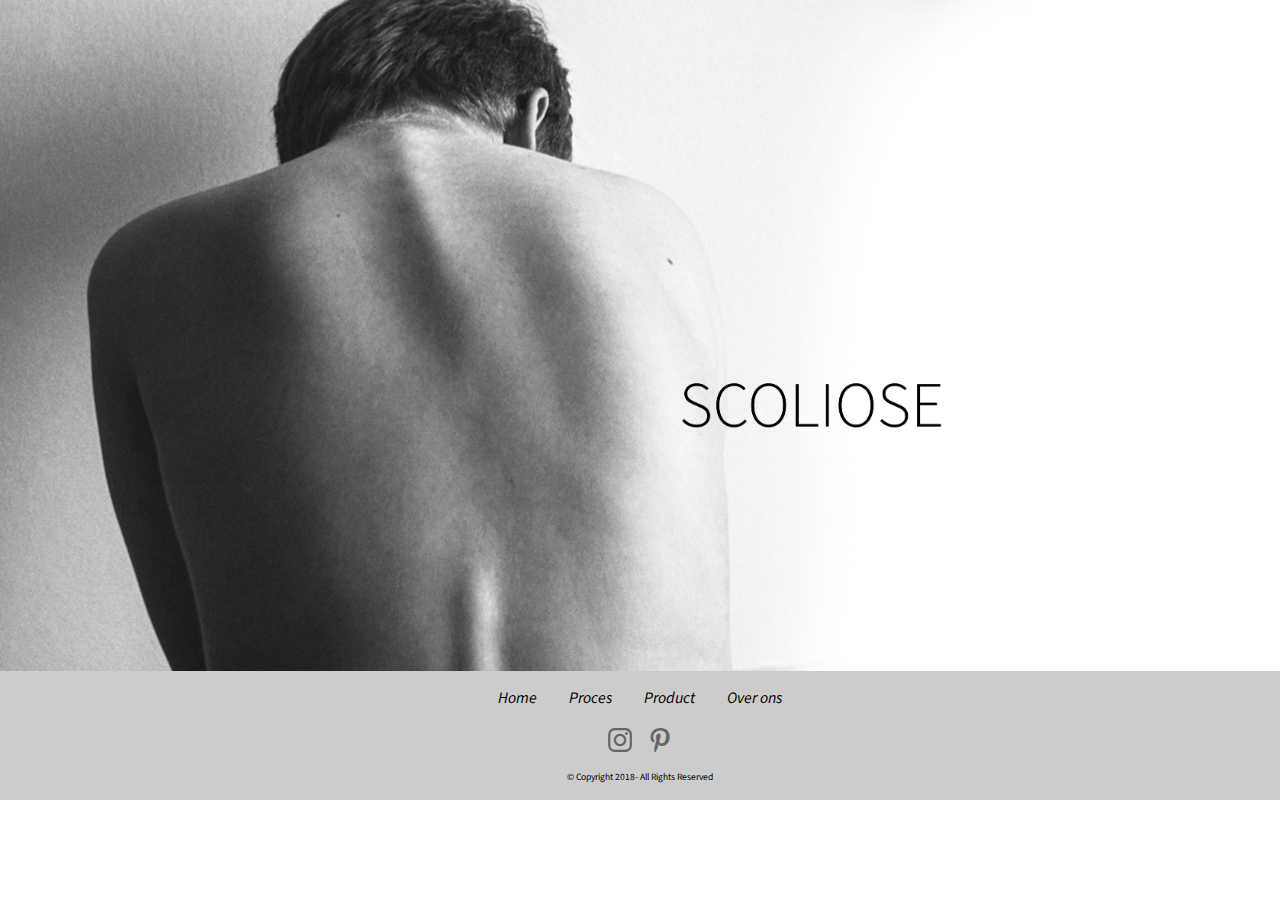
<file: index.html>
<!DOCTYPE html>
<html >
<head>
  <!-- Site made with Mobirise Website Builder v4.8.7, https://mobirise.com -->
  <meta charset="UTF-8">
  <meta http-equiv="X-UA-Compatible" content="IE=edge">
  <meta name="generator" content="Mobirise v4.8.7, mobirise.com">
  <meta name="viewport" content="width=device-width, initial-scale=1, minimum-scale=1">
  <link rel="shortcut icon" href="assets/images/logo4.png" type="image/x-icon">
  <meta name="description" content="">
  <title>Home</title>
  <link rel="stylesheet" href="assets/tether/tether.min.css">
  <link rel="stylesheet" href="assets/bootstrap/css/bootstrap.min.css">
  <link rel="stylesheet" href="assets/bootstrap/css/bootstrap-grid.min.css">
  <link rel="stylesheet" href="assets/bootstrap/css/bootstrap-reboot.min.css">
  <link rel="stylesheet" href="assets/socicon/css/styles.css">
  <link rel="stylesheet" href="assets/theme/css/style.css">
  <link rel="stylesheet" href="assets/mobirise/css/mbr-additional.css" type="text/css">
  
  
  
</head>
<body>
  <section class="cid-rcMrxQ90Ku" id="image2-7n">

    

    <figure class="mbr-figure">
        <div class="image-block" style="width: 100%;">
            <img src="assets/images/foto-scoliose-groot-3360x1764.png" alt="Mobirise" title="">
            
        </div>
    </figure>
</section>

<section class="engine"><a href="https://mobirise.info/p">website templates free download</a></section><section once="" class="cid-rcMpDDgcOr" id="footer7-7m">

    

    

    <div class="container">
        <div class="media-container-row align-center mbr-white">
            <div class="row row-links">
                <ul class="foot-menu">
                    
                    
                    
                    
                    
                <li class="foot-menu-item mbr-fonts-style display-5"><a href="index.html"><em>Home</em></a></li><li class="foot-menu-item mbr-fonts-style display-5"><a href="page4.html"><em>Proces</em></a></li><li class="foot-menu-item mbr-fonts-style display-5"><a href="page5.html"><em>Product</em></a></li><li class="foot-menu-item mbr-fonts-style display-5"><a href="page2.html"><em>Over ons</em></a></li></ul>
            </div>
            <div class="row social-row">
                <div class="social-list align-right pb-2">
                    
                    
                    
                    
                    
                    
                <div class="soc-item">
                        <a href="https://www.instagram.com/_spina_/" target="_blank">
                            <span class="mbr-iconfont mbr-iconfont-social socicon-instagram socicon" style="color: rgb(0, 0, 0); fill: rgb(0, 0, 0);"></span>
                        </a>
                    </div><div class="soc-item">
                        <a href="https://www.pinterest.com/laravanduyse/multidisiplinariteit/" target="_blank">
                            <span class="mbr-iconfont mbr-iconfont-social socicon-pinterest socicon" style="color: rgb(0, 0, 0); fill: rgb(0, 0, 0);"></span>
                        </a>
                    </div></div>
            </div>
            <div class="row row-copirayt">
                <p class="mbr-text mb-0 mbr-fonts-style mbr-white align-center display-7">
                    © Copyright 2018- All Rights Reserved
                </p>
            </div>
        </div>
    </div>
</section>


  <script src="assets/web/assets/jquery/jquery.min.js"></script>
  <script src="assets/popper/popper.min.js"></script>
  <script src="assets/tether/tether.min.js"></script>
  <script src="assets/bootstrap/js/bootstrap.min.js"></script>
  <script src="assets/smoothscroll/smooth-scroll.js"></script>
  <script src="assets/theme/js/script.js"></script>
  
  
</body>
</html>
</file>
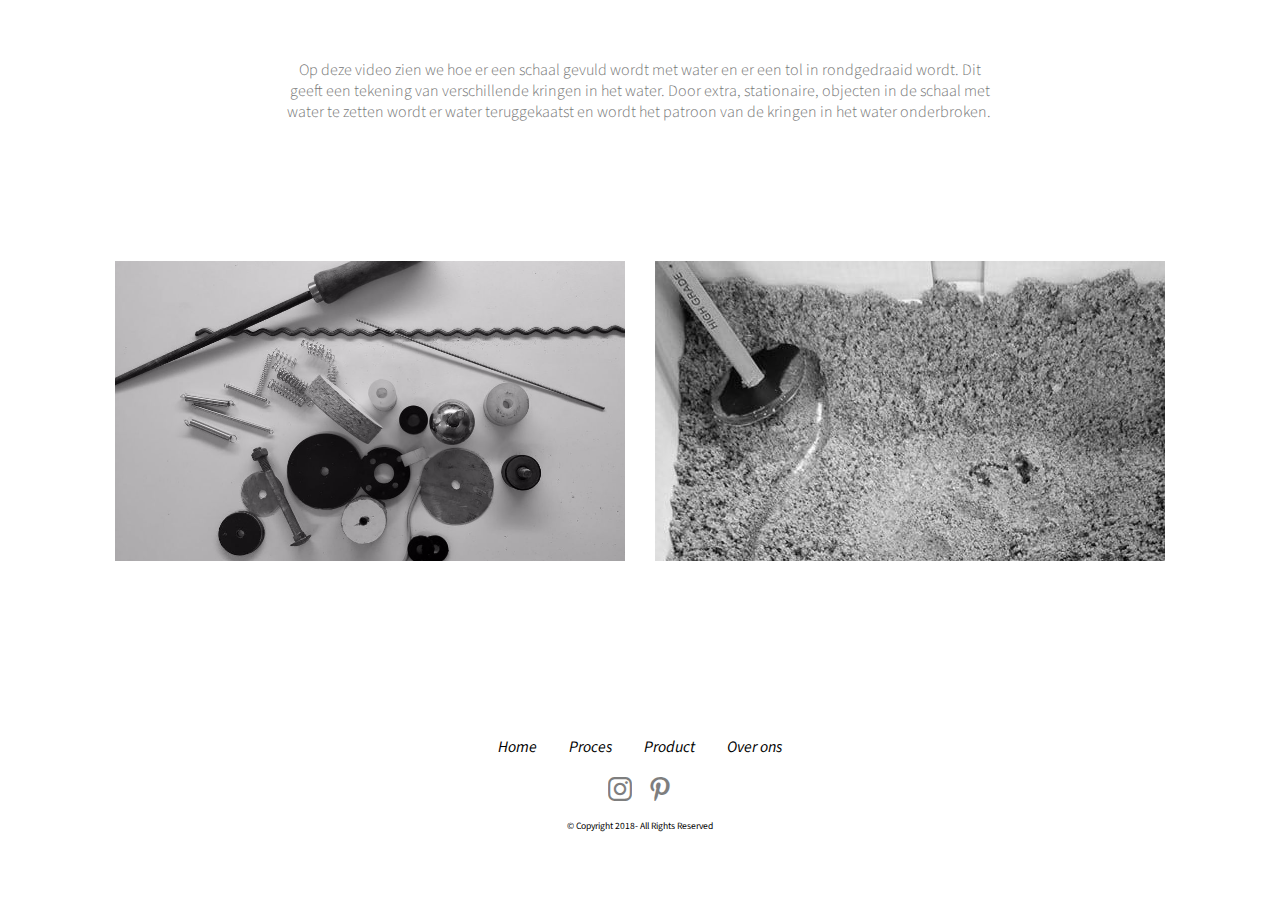
<file: page10.html>
<!DOCTYPE html>
<html >
<head>
  <!-- Site made with Mobirise Website Builder v4.8.7, https://mobirise.com -->
  <meta charset="UTF-8">
  <meta http-equiv="X-UA-Compatible" content="IE=edge">
  <meta name="generator" content="Mobirise v4.8.7, mobirise.com">
  <meta name="viewport" content="width=device-width, initial-scale=1, minimum-scale=1">
  <link rel="shortcut icon" href="assets/images/logo4.png" type="image/x-icon">
  <meta name="description" content="Site Creator Description">
  <title>Week 3</title>
  <link rel="stylesheet" href="assets/tether/tether.min.css">
  <link rel="stylesheet" href="assets/bootstrap/css/bootstrap.min.css">
  <link rel="stylesheet" href="assets/bootstrap/css/bootstrap-grid.min.css">
  <link rel="stylesheet" href="assets/bootstrap/css/bootstrap-reboot.min.css">
  <link rel="stylesheet" href="assets/socicon/css/styles.css">
  <link rel="stylesheet" href="assets/theme/css/style.css">
  <link rel="stylesheet" href="assets/mobirise/css/mbr-additional.css" type="text/css">
  
  
  
</head>
<body>
  <section class="mbr-section content4 cid-rbo0D67Efl" id="content4-4i">

    

    <div class="container">
        <div class="media-container-row">
            <div class="title col-12 col-md-8">
                
                <h3 class="mbr-section-subtitle align-center mbr-light mbr-fonts-style display-5">Op deze video zien we hoe er een schaal gevuld wordt met water en er een tol in rondgedraaid wordt. Dit geeft een tekening van verschillende kringen in het water. Door extra, stationaire, objecten in de schaal met water te zetten wordt er water teruggekaatst en wordt het patroon van de kringen in het water onderbroken.&nbsp;</h3>
                
            </div>
        </div>
    </div>
</section>

<section class="engine"><a href="https://mobirise.info/f">easy web builder</a></section><section class="features15 cid-rcFu3qCfcR" id="features15-6l">

    

    
    <div class="container">
        
        

        <div class="media-container-row container pt-5 mt-2">

            <div class="col-12 col-md-6 mb-4">
                <div class="card flip-card p-5 align-center">
                    <div class="card-front card_cont">
                        <img src="assets/images/foto-gerief-1200x900.jpg" alt="Mobirise" title="">
                    </div>
                    <div class="card_back card_cont">
                        <h4 class="card-title display-5 py-2 mbr-fonts-style display-2">
                            Materialen</h4>
                        <p class="mbr-text mbr-fonts-style display-4">Aan de hand van verschillende materialen &nbsp;zoals mdf hout, alluminium, koper, plastic, etc. testen we tollen uit.</p>
                    </div>
                </div>
            </div>

            <div class="col-12 col-md-6 mb-4">
                
                <div class="card flip-card p-5 align-center">
                    <div class="card-front card_cont">
                        <img src="assets/images/47391879-357565821687647-2204812128437665792-n-600x800.jpg" alt="Mobirise" title="">
                    </div>
                    <div class="card_back card_cont">
                        <h4 class="card-title py-2 mbr-fonts-style display-2">
                            Texturen</h4>
                        <p class="mbr-text mbr-fonts-style display-4">
                            Door de materilen in verschillende texturen te laten tollen zoals zand en water bekomen we interessante vormen in de textuur.</p>
                    </div>
                </div>
            </div>
            
            

            
        </div>
</div></section>

<section once="" class="cid-rdtw1heYaa" id="footer7-7z">

    

    

    <div class="container">
        <div class="media-container-row align-center mbr-white">
            <div class="row row-links">
                <ul class="foot-menu">
                    
                    
                    
                    
                    
                <li class="foot-menu-item mbr-fonts-style display-5"><a href="index.html"><em>Home</em></a></li><li class="foot-menu-item mbr-fonts-style display-5"><a href="page4.html"><em>Proces</em></a></li><li class="foot-menu-item mbr-fonts-style display-5"><a href="page5.html"><em>Product</em></a></li><li class="foot-menu-item mbr-fonts-style display-5"><a href="page2.html"><em>Over ons</em></a></li></ul>
            </div>
            <div class="row social-row">
                <div class="social-list align-right pb-2">
                    
                    
                    
                    
                    
                    
                <div class="soc-item">
                        <a href="https://www.instagram.com/_spina_/" target="_blank">
                            <span class="mbr-iconfont mbr-iconfont-social socicon-instagram socicon" style="color: rgb(0, 0, 0); fill: rgb(0, 0, 0);"></span>
                        </a>
                    </div><div class="soc-item">
                        <a href="https://www.pinterest.com/laravanduyse/multidisiplinariteit/" target="_blank">
                            <span class="mbr-iconfont mbr-iconfont-social socicon-pinterest socicon" style="color: rgb(0, 0, 0); fill: rgb(0, 0, 0);"></span>
                        </a>
                    </div></div>
            </div>
            <div class="row row-copirayt">
                <p class="mbr-text mb-0 mbr-fonts-style mbr-white align-center display-7">
                    © Copyright 2018- All Rights Reserved
                </p>
            </div>
        </div>
    </div>
</section>


  <script src="assets/web/assets/jquery/jquery.min.js"></script>
  <script src="assets/popper/popper.min.js"></script>
  <script src="assets/tether/tether.min.js"></script>
  <script src="assets/bootstrap/js/bootstrap.min.js"></script>
  <script src="assets/smoothscroll/smooth-scroll.js"></script>
  <script src="assets/mbr-flip-card/mbr-flip-card.js"></script>
  <script src="assets/theme/js/script.js"></script>
  
  
</body>
</html>
</file>
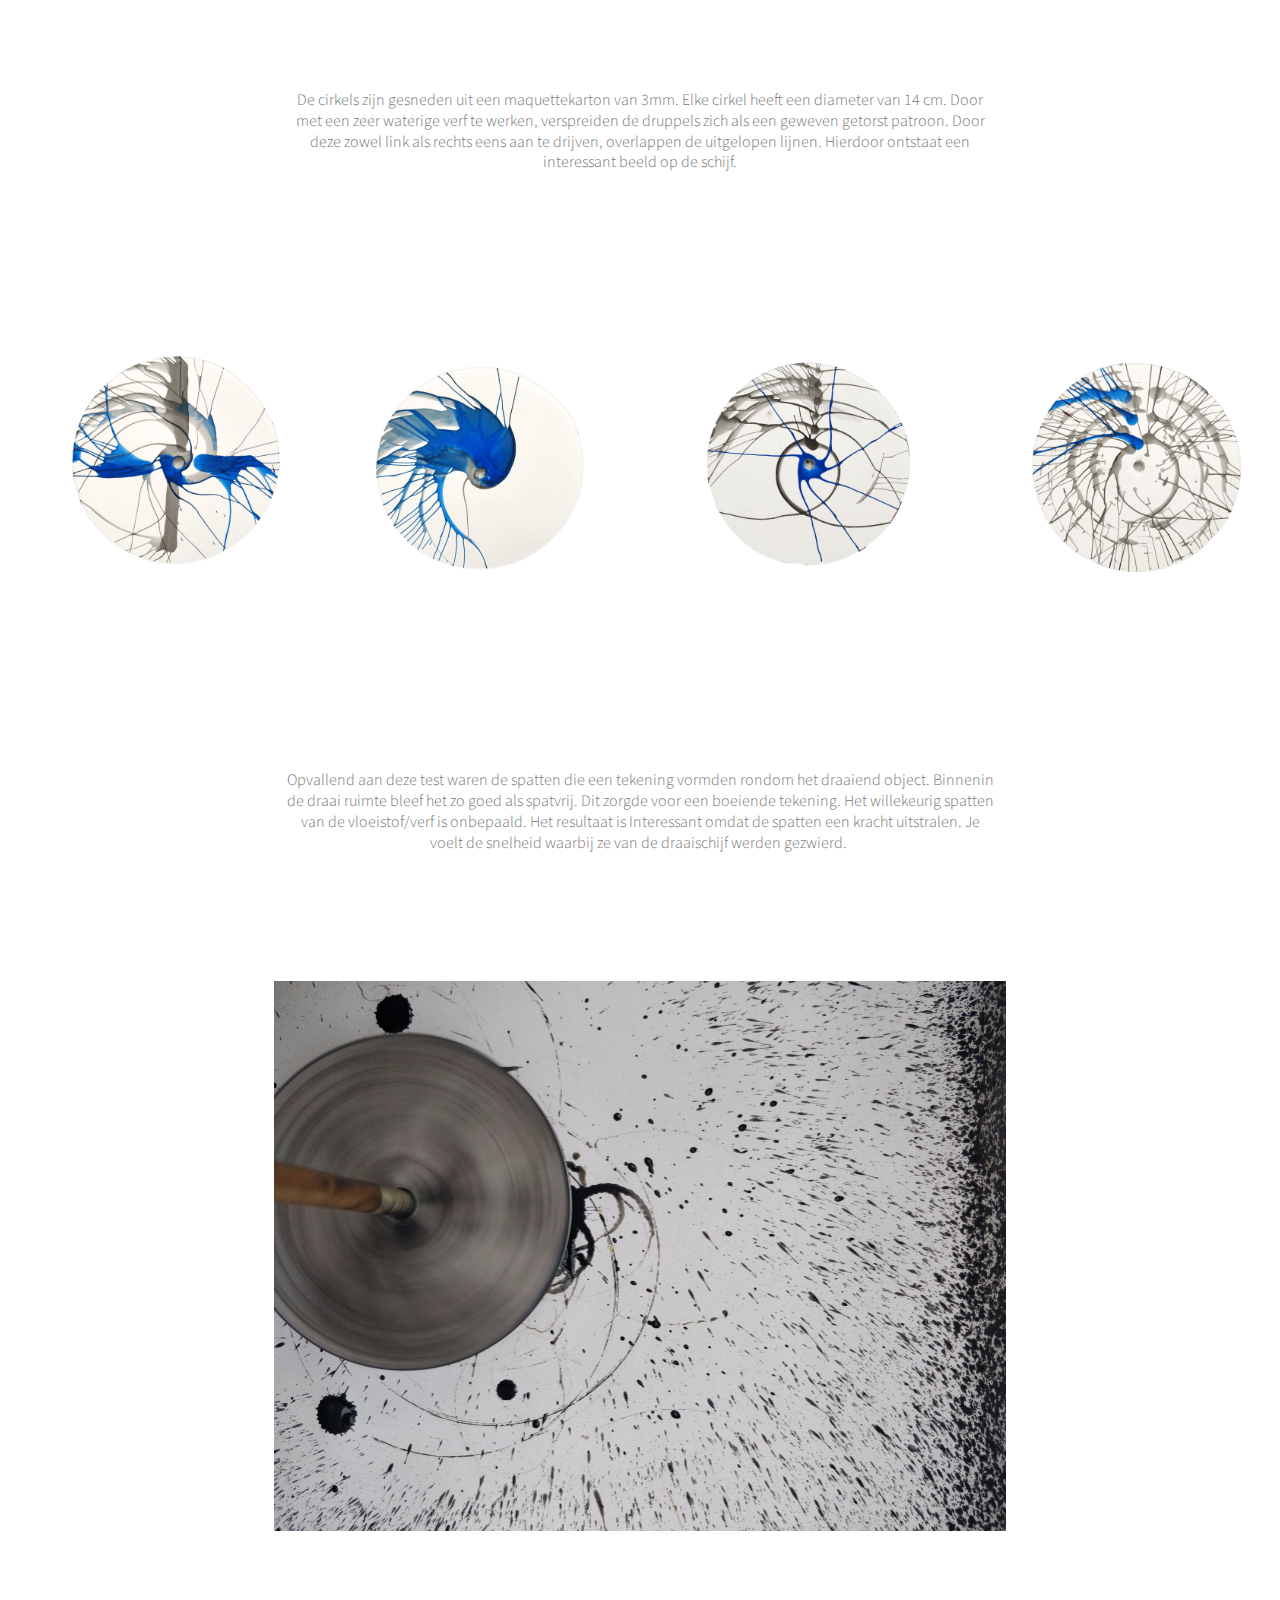
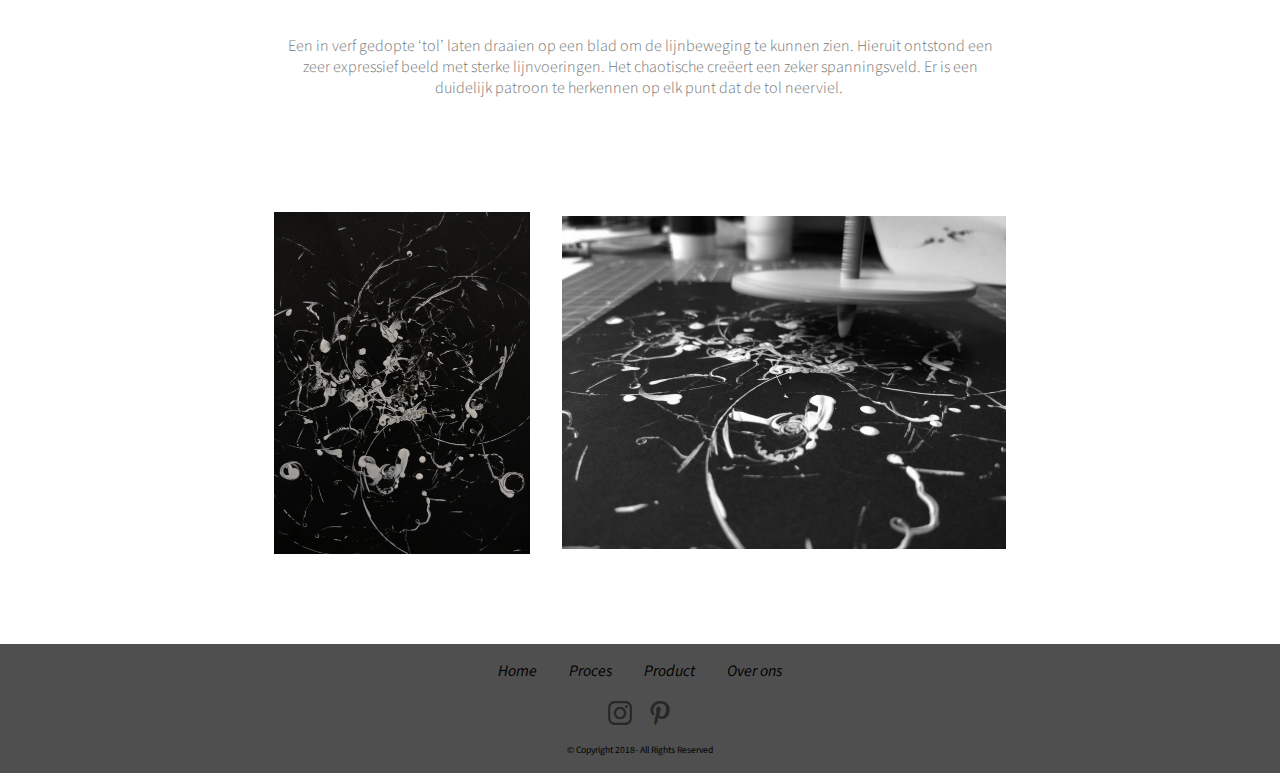
<file: page11.html>
<!DOCTYPE html>
<html >
<head>
  <!-- Site made with Mobirise Website Builder v4.8.7, https://mobirise.com -->
  <meta charset="UTF-8">
  <meta http-equiv="X-UA-Compatible" content="IE=edge">
  <meta name="generator" content="Mobirise v4.8.7, mobirise.com">
  <meta name="viewport" content="width=device-width, initial-scale=1, minimum-scale=1">
  <link rel="shortcut icon" href="assets/images/logo4.png" type="image/x-icon">
  <meta name="description" content="Site Builder Description">
  <title>Week 4</title>
  <link rel="stylesheet" href="assets/web/assets/mobirise-icons/mobirise-icons.css">
  <link rel="stylesheet" href="assets/tether/tether.min.css">
  <link rel="stylesheet" href="assets/bootstrap/css/bootstrap.min.css">
  <link rel="stylesheet" href="assets/bootstrap/css/bootstrap-grid.min.css">
  <link rel="stylesheet" href="assets/bootstrap/css/bootstrap-reboot.min.css">
  <link rel="stylesheet" href="assets/socicon/css/styles.css">
  <link rel="stylesheet" href="assets/theme/css/style.css">
  <link rel="stylesheet" href="assets/gallery/style.css">
  <link rel="stylesheet" href="assets/mobirise/css/mbr-additional.css" type="text/css">
  
  
  
</head>
<body>
  <section class="mbr-section content4 cid-rc1baUJ5Wy" id="content4-4n">

    

    <div class="container">
        <div class="media-container-row">
            <div class="title col-12 col-md-8">
                
                <h3 class="mbr-section-subtitle align-center mbr-light mbr-fonts-style display-5">De cirkels zijn gesneden uit een  maquettekarton van 3mm. Elke cirkel heeft een diameter van 14 cm. Door met een zeer waterige verf te werken, verspreiden de druppels zich als een geweven getorst patroon. Door deze zowel link als rechts eens aan te drijven, overlappen de uitgelopen lijnen. Hierdoor ontstaat een interessant beeld op de schijf.</h3>
                
            </div>
        </div>
    </div>
</section>

<section class="engine"><a href="https://mobirise.info/g">build a site for free</a></section><section class="mbr-gallery mbr-slider-carousel cid-rc1jCmLgxZ" id="gallery3-4x">

    

    <div>
        <div><!-- Filter --><!-- Gallery --><div class="mbr-gallery-row"><div class="mbr-gallery-layout-default"><div><div><div class="mbr-gallery-item mbr-gallery-item--p1" data-video-url="false" data-tags="Geweldige"><div href="#lb-gallery3-4x" data-slide-to="0" data-toggle="modal"><img src="assets/images/test5-tonen-4-2000x1500-800x600.png" alt="" title=""><span class="icon-focus"></span></div></div><div class="mbr-gallery-item mbr-gallery-item--p1" data-video-url="false" data-tags="Sympathieke"><div href="#lb-gallery3-4x" data-slide-to="1" data-toggle="modal"><img src="assets/images/nieuw-1-2000x1500-800x600.png" alt="" title=""><span class="icon-focus"></span></div></div><div class="mbr-gallery-item mbr-gallery-item--p1" data-video-url="false" data-tags="Creatieve"><div href="#lb-gallery3-4x" data-slide-to="2" data-toggle="modal"><img src="assets/images/test5-tonen-3-2000x1500-800x600.png" alt="" title=""><span class="icon-focus"></span></div></div><div class="mbr-gallery-item mbr-gallery-item--p1" data-video-url="false" data-tags="Bewegende"><div href="#lb-gallery3-4x" data-slide-to="3" data-toggle="modal"><img src="assets/images/test5-tonen-2-2000x1500-800x600.png" alt="" title=""><span class="icon-focus"></span></div></div></div></div><div class="clearfix"></div></div></div><!-- Lightbox --><div data-app-prevent-settings="" class="mbr-slider modal fade carousel slide" tabindex="-1" data-keyboard="true" data-interval="false" id="lb-gallery3-4x"><div class="modal-dialog"><div class="modal-content"><div class="modal-body"><div class="carousel-inner"><div class="carousel-item"><img src="assets/images/test5-tonen-4-2000x1500.png" alt="" title=""></div><div class="carousel-item"><img src="assets/images/nieuw-1-2000x1500.png" alt="" title=""></div><div class="carousel-item"><img src="assets/images/test5-tonen-3-2000x1500.png" alt="" title=""></div><div class="carousel-item active"><img src="assets/images/test5-tonen-2-2000x1500.png" alt="" title=""></div></div><a class="carousel-control carousel-control-prev" role="button" data-slide="prev" href="#lb-gallery3-4x"><span class="mbri-left mbr-iconfont" aria-hidden="true"></span><span class="sr-only">Previous</span></a><a class="carousel-control carousel-control-next" role="button" data-slide="next" href="#lb-gallery3-4x"><span class="mbri-right mbr-iconfont" aria-hidden="true"></span><span class="sr-only">Next</span></a><a class="close" href="#" role="button" data-dismiss="modal"><span class="sr-only">Close</span></a></div></div></div></div></div>
    </div>

</section>

<section class="mbr-section content4 cid-rcbYurigdq" id="content4-57">

    

    <div class="container">
        <div class="media-container-row">
            <div class="title col-12 col-md-8">
                
                <h3 class="mbr-section-subtitle align-center mbr-light mbr-fonts-style display-5">Opvallend aan deze test waren de spatten die een tekening vormden rondom het draaiend object. Binnenin de draai ruimte bleef het zo goed als spatvrij. Dit zorgde voor een boeiende tekening. Het willekeurig spatten van de vloeistof/verf is onbepaald. Het resultaat is Interessant omdat de spatten een kracht uitstralen. Je voelt de snelheid waarbij ze van de draaischijf werden gezwierd.&nbsp;</h3>
                
            </div>
        </div>
    </div>
</section>

<section class="cid-rdtyQ1oEO6" id="image1-84">

    

    <figure class="mbr-figure container">
            <div class="image-block" style="width: 66%;">
                <img src="assets/images/test4-tonen-5-1466x1100.jpg" width="1400" alt="Mobirise" title="">
                
            </div>
    </figure>
</section>

<section class="mbr-section content4 cid-rcbZ6S0UgO" id="content4-5a">

    

    <div class="container">
        <div class="media-container-row">
            <div class="title col-12 col-md-8">
                
                <h3 class="mbr-section-subtitle align-center mbr-light mbr-fonts-style display-5">Een in verf gedopte ‘tol’ laten draaien op een blad om de lijnbeweging te kunnen zien. Hieruit ontstond een zeer expressief beeld met sterke lijnvoeringen. Het chaotische creëert een zeker spanningsveld. Er is een duidelijk patroon te herkennen op elk punt dat de tol neerviel.&nbsp;</h3>
                
            </div>
        </div>
    </div>
</section>

<section class="cid-rcc1yWieAj" id="content15-5g">
    
    <div class="container">
            <div class="media-container-row" style="width: 66%;">
                <div class="img-item item1" style="width: 62%;">
                    <div class="img-cont">
                        <img src="assets/images/test3-tonen-4-512x683.jpg" alt="" title="">
                        
                    </div>

                </div>
                <div class="img-item">
                    <div class="img-cont">
                        <img src="assets/images/test3-tonen-2-888x666.jpg" alt="" title="">
                        
                    </div>
                </div>
            </div>
    </div>
</section>

<section once="" class="cid-rcMsyHhj4T" id="footer7-7q">

    

    <div class="mbr-overlay" style="opacity: 0.9; background-color: rgb(60, 60, 60);"></div>

    <div class="container">
        <div class="media-container-row align-center mbr-white">
            <div class="row row-links">
                <ul class="foot-menu">
                    
                    
                    
                    
                    
                <li class="foot-menu-item mbr-fonts-style display-5"><a href="index.html"><em>Home</em></a></li><li class="foot-menu-item mbr-fonts-style display-5"><a href="page4.html"><em>Proces</em></a></li><li class="foot-menu-item mbr-fonts-style display-5"><a href="page5.html"><em>Product</em></a></li><li class="foot-menu-item mbr-fonts-style display-5"><a href="page2.html"><em>Over ons</em></a></li></ul>
            </div>
            <div class="row social-row">
                <div class="social-list align-right pb-2">
                    
                    
                    
                    
                    
                    
                <div class="soc-item">
                        <a href="https://www.instagram.com/_spina_/" target="_blank">
                            <span class="mbr-iconfont mbr-iconfont-social socicon-instagram socicon" style="color: rgb(0, 0, 0); fill: rgb(0, 0, 0);"></span>
                        </a>
                    </div><div class="soc-item">
                        <a href="https://www.pinterest.com/laravanduyse/multidisiplinariteit/" target="_blank">
                            <span class="mbr-iconfont mbr-iconfont-social socicon-pinterest socicon" style="color: rgb(0, 0, 0); fill: rgb(0, 0, 0);"></span>
                        </a>
                    </div></div>
            </div>
            <div class="row row-copirayt">
                <p class="mbr-text mb-0 mbr-fonts-style mbr-white align-center display-7">
                    © Copyright 2018- All Rights Reserved
                </p>
            </div>
        </div>
    </div>
</section>


  <script src="assets/web/assets/jquery/jquery.min.js"></script>
  <script src="assets/popper/popper.min.js"></script>
  <script src="assets/tether/tether.min.js"></script>
  <script src="assets/bootstrap/js/bootstrap.min.js"></script>
  <script src="assets/smoothscroll/smooth-scroll.js"></script>
  <script src="assets/bootstrapcarouselswipe/bootstrap-carousel-swipe.js"></script>
  <script src="assets/vimeoplayer/jquery.mb.vimeo_player.js"></script>
  <script src="assets/masonry/masonry.pkgd.min.js"></script>
  <script src="assets/imagesloaded/imagesloaded.pkgd.min.js"></script>
  <script src="assets/theme/js/script.js"></script>
  <script src="assets/gallery/player.min.js"></script>
  <script src="assets/gallery/script.js"></script>
  <script src="assets/slidervideo/script.js"></script>
  
  
</body>
</html>
</file>
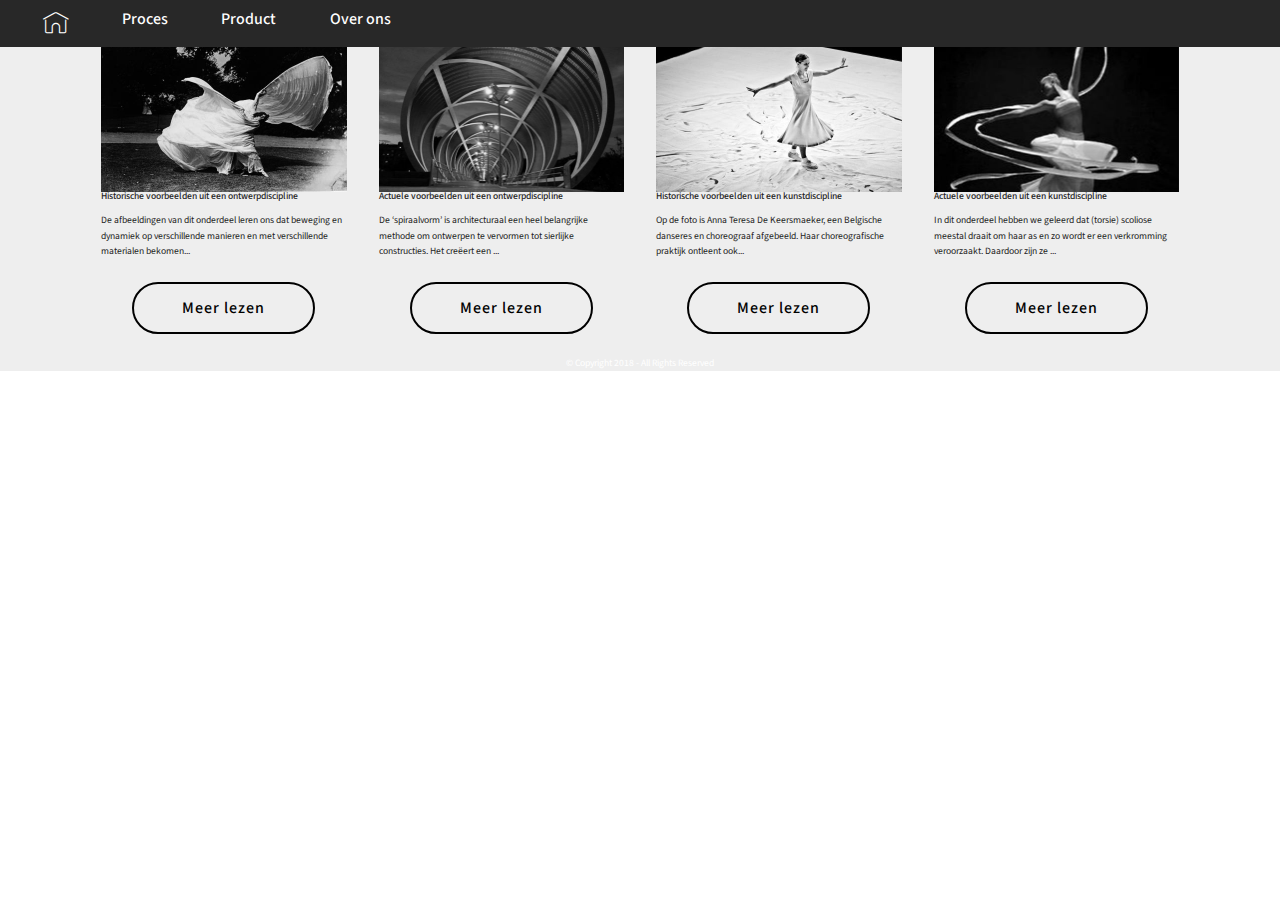
<file: page12.html>
<!DOCTYPE html>
<html >
<head>
  <!-- Site made with Mobirise Website Builder v4.8.7, https://mobirise.com -->
  <meta charset="UTF-8">
  <meta http-equiv="X-UA-Compatible" content="IE=edge">
  <meta name="generator" content="Mobirise v4.8.7, mobirise.com">
  <meta name="viewport" content="width=device-width, initial-scale=1, minimum-scale=1">
  <link rel="shortcut icon" href="assets/images/logu-guud-ps-122x86.png" type="image/x-icon">
  <meta name="description" content="">
  <title>Week 2 mijn idee</title>
  <link rel="stylesheet" href="assets/web/assets/mobirise-icons/mobirise-icons.css">
  <link rel="stylesheet" href="assets/tether/tether.min.css">
  <link rel="stylesheet" href="assets/bootstrap/css/bootstrap.min.css">
  <link rel="stylesheet" href="assets/bootstrap/css/bootstrap-grid.min.css">
  <link rel="stylesheet" href="assets/bootstrap/css/bootstrap-reboot.min.css">
  <link rel="stylesheet" href="assets/dropdown/css/style.css">
  <link rel="stylesheet" href="assets/socicon/css/styles.css">
  <link rel="stylesheet" href="assets/theme/css/style.css">
  <link rel="stylesheet" href="assets/mobirise/css/mbr-additional.css" type="text/css">
  
  
  
</head>
<body>
  <section class="menu cid-rccr0de3XS" once="menu" id="menu2-68">

    

    <nav class="navbar navbar-expand beta-menu navbar-dropdown align-items-center navbar-fixed-top navbar-toggleable-sm">
        <button class="navbar-toggler navbar-toggler-right" type="button" data-toggle="collapse" data-target="#navbarSupportedContent" aria-controls="navbarSupportedContent" aria-expanded="false" aria-label="Toggle navigation">
            <div class="hamburger">
                <span></span>
                <span></span>
                <span></span>
                <span></span>
            </div>
        </button>
        <div class="menu-logo">
            <div class="navbar-brand">
                
                
            </div>
        </div>
        <div class="collapse navbar-collapse" id="navbarSupportedContent">
            <ul class="navbar-nav nav-dropdown nav-right navbar-nav-top-padding" data-app-modern-menu="true"><li class="nav-item">
                    <a class="nav-link link text-white display-4" href="index.html"><span class="mbri-home mbr-iconfont mbr-iconfont-btn"></span></a>
                </li><li class="nav-item"><a class="nav-link link text-white display-4" href="page4.html">
                        Proces</a></li><li class="nav-item"><a class="nav-link link text-white display-4" href="page5.html">Product</a></li><li class="nav-item">
                    <a class="nav-link link text-white display-4" href="page2.html">
                        Over ons
                    </a>
                </li></ul>
            
        </div>
    </nav>
</section>

<section class="engine"><a href="https://mobirise.info/u">bootstrap responsive templates</a></section><section class="features3 cid-rccr0cGIrb" id="features3-67">

    

    
    <div class="container">
        <div class="media-container-row">
            <div class="card p-3 col-12 col-md-6 col-lg-3">
                <div class="card-wrapper">
                    <div class="card-img">
                        <img src="assets/images/vooronderzoek-foto3-492x352.jpg" alt="Mobirise" title="">
                    </div>
                    <div class="card-box">
                        <h4 class="card-title mbr-fonts-style display-7">Historische voorbeelden uit een ontwerpdiscipline</h4>
                        <p class="mbr-text mbr-fonts-style display-7">
                            De afbeeldingen van dit onderdeel leren ons dat beweging en dynamiek op verschillende manieren en met verschillende materialen bekomen...</p>
                    </div>
                    <div class="mbr-section-btn text-center"><a href="page6.html" class="btn btn-black-outline display-4">
                            Meer lezen
                        </a></div>
                </div>
            </div>

            <div class="card p-3 col-12 col-md-6 col-lg-3">
                <div class="card-wrapper">
                    <div class="card-img">
                        <img src="assets/images/vooronderzoek-foto4-492x352.jpg" alt="Mobirise" title="">
                    </div>
                    <div class="card-box">
                        <h4 class="card-title mbr-fonts-style display-7">Actuele voorbeelden uit een ontwerpdiscipline</h4>
                        <p class="mbr-text mbr-fonts-style display-7">De ‘spiraalvorm’ is architecturaal een heel belangrijke methode om ontwerpen te vervormen tot sierlijke constructies. Het creëert een ...<br></p>
                    </div>
                    <div class="mbr-section-btn text-center"><a href="page7.html" class="btn btn-black-outline display-4">
                            Meer lezen
                        </a></div>
                </div>
            </div>

            <div class="card p-3 col-12 col-md-6 col-lg-3">
                <div class="card-wrapper">
                    <div class="card-img">
                        <img src="assets/images/vooronderzoek-foto1-492x352.jpg" alt="Mobirise" title="">
                    </div>
                    <div class="card-box">
                        <h4 class="card-title mbr-fonts-style display-7">Historische voorbeelden uit een kunstdiscipline</h4>
                        <p class="mbr-text mbr-fonts-style display-7">Op de foto is Anna Teresa De Keersmaeker, een Belgische danseres en choreograaf afgebeeld. Haar choreografische praktijk ontleent ook...<br></p>
                    </div>
                    <div class="mbr-section-btn text-center"><a href="page8.html" class="btn btn-black-outline display-4">
                            Meer lezen
                        </a></div>
                </div>
            </div>

            <div class="card p-3 col-12 col-md-6 col-lg-3">
                <div class="card-wrapper">
                    <div class="card-img">
                        <img src="assets/images/vooronderzoek-foto2-492x352.jpg" alt="Mobirise" title="">
                    </div>
                    <div class="card-box">
                        <h4 class="card-title mbr-fonts-style display-7">Actuele voorbeelden uit een kunstdiscipline</h4>
                        <p class="mbr-text mbr-fonts-style display-7">
                           In dit onderdeel hebben we geleerd dat (torsie) scoliose meestal draait om haar as en zo wordt er een verkromming veroorzaakt. Daardoor zijn ze ...<br><a href="page9.html"> 
                        </a></p>
                    </div>
                    <div class="mbr-section-btn text-center"><a href="page9.html" class="btn btn-black-outline display-4">
                            Meer lezen
                        </a></div>
                </div>
            </div>
        </div>
    </div>
</section>

<section once="" class="cid-rccr0dvp2Z" id="footer7-69">

    

    

    <div class="container">
        <div class="media-container-row align-center mbr-white">
            
            
            <div class="row row-copirayt">
                <p class="mbr-text mb-0 mbr-fonts-style mbr-white align-center display-7">
                    © Copyright 2018 - All Rights Reserved
                </p>
            </div>
        </div>
    </div>
</section>


  <script src="assets/web/assets/jquery/jquery.min.js"></script>
  <script src="assets/popper/popper.min.js"></script>
  <script src="assets/tether/tether.min.js"></script>
  <script src="assets/bootstrap/js/bootstrap.min.js"></script>
  <script src="assets/smoothscroll/smooth-scroll.js"></script>
  <script src="assets/dropdown/js/script.min.js"></script>
  <script src="assets/touchswipe/jquery.touch-swipe.min.js"></script>
  <script src="assets/theme/js/script.js"></script>
  
  
</body>
</html>
</file>
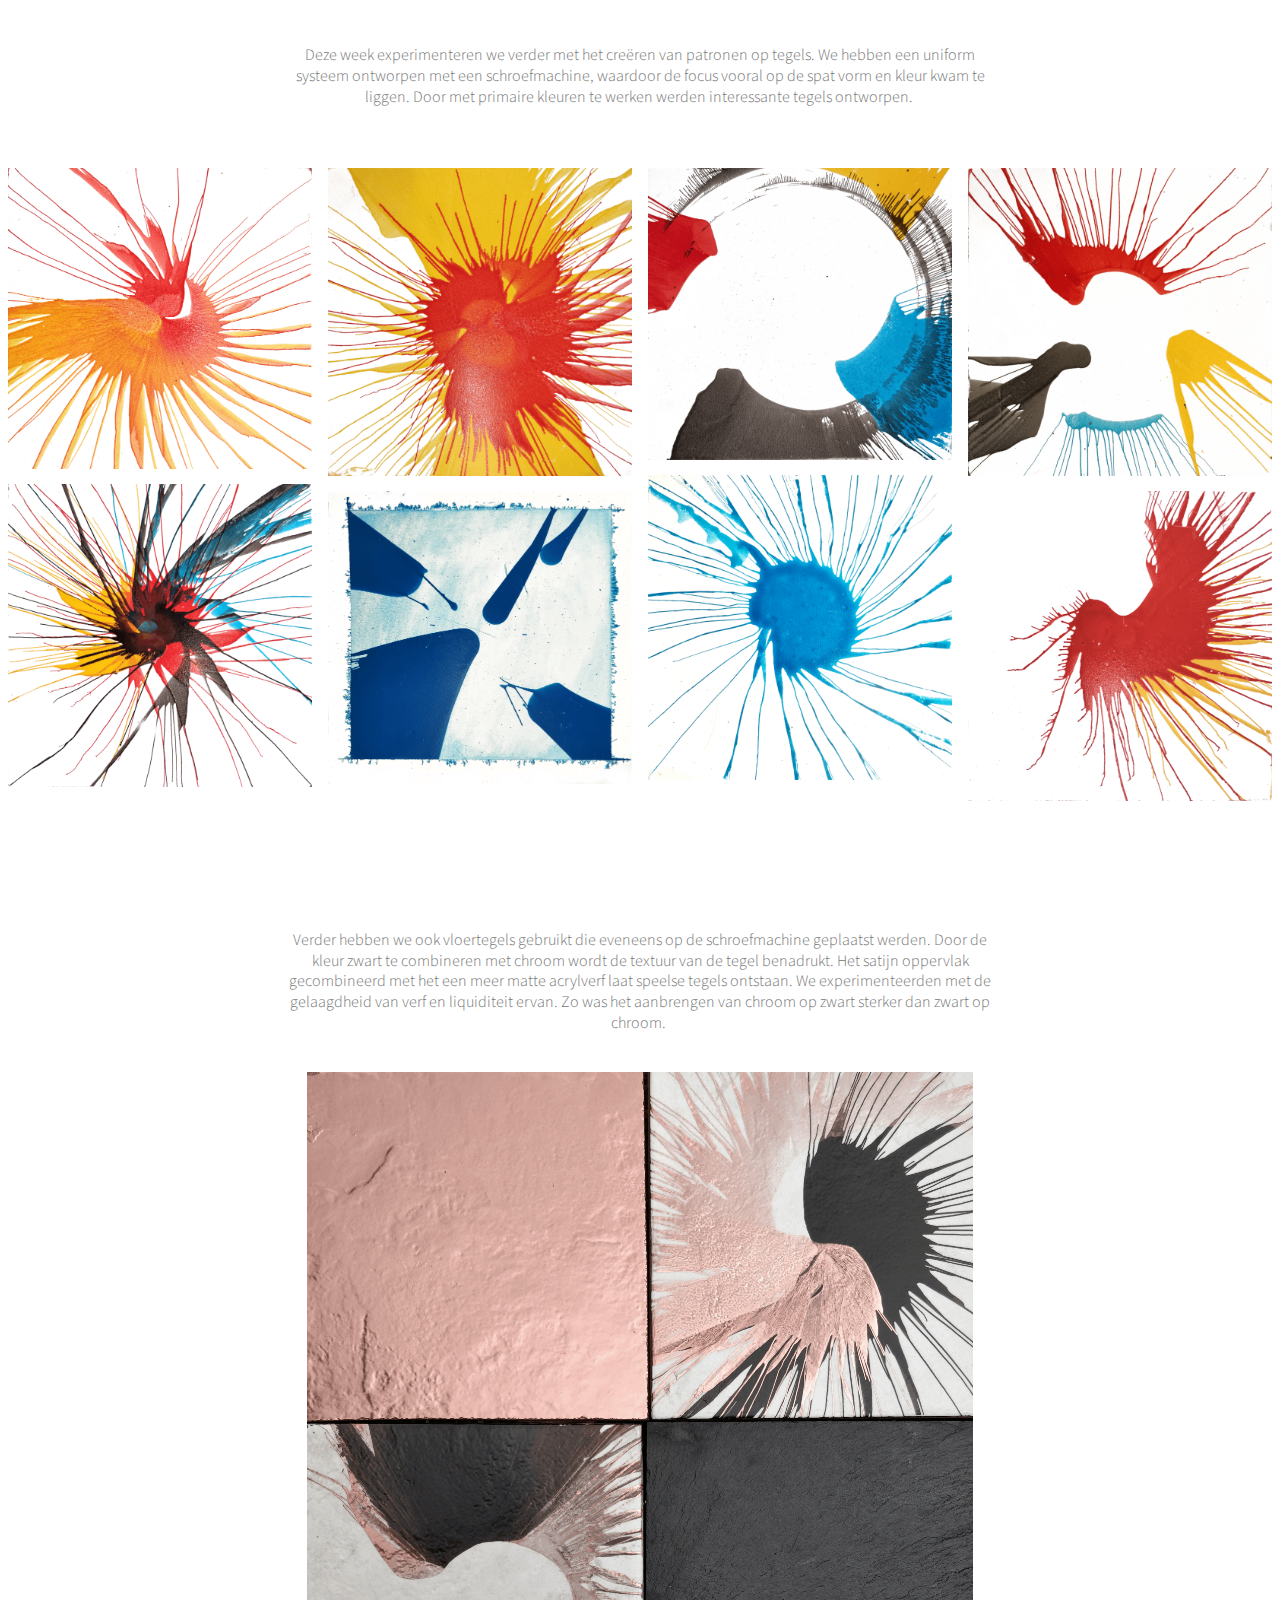
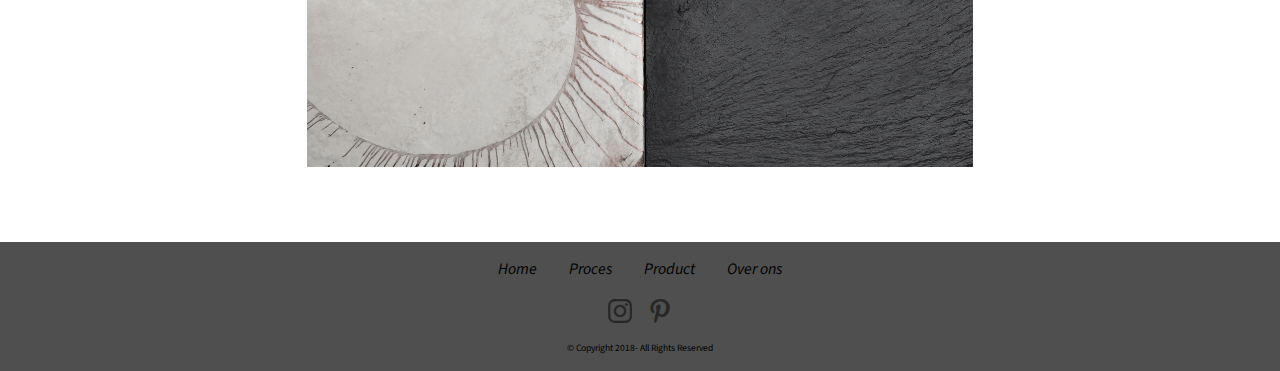
<file: page13.html>
<!DOCTYPE html>
<html >
<head>
  <!-- Site made with Mobirise Website Builder v4.8.7, https://mobirise.com -->
  <meta charset="UTF-8">
  <meta http-equiv="X-UA-Compatible" content="IE=edge">
  <meta name="generator" content="Mobirise v4.8.7, mobirise.com">
  <meta name="viewport" content="width=device-width, initial-scale=1, minimum-scale=1">
  <link rel="shortcut icon" href="assets/images/logo4.png" type="image/x-icon">
  <meta name="description" content="Site Builder Description">
  <title>Week 5</title>
  <link rel="stylesheet" href="assets/web/assets/mobirise-icons/mobirise-icons.css">
  <link rel="stylesheet" href="assets/tether/tether.min.css">
  <link rel="stylesheet" href="assets/bootstrap/css/bootstrap.min.css">
  <link rel="stylesheet" href="assets/bootstrap/css/bootstrap-grid.min.css">
  <link rel="stylesheet" href="assets/bootstrap/css/bootstrap-reboot.min.css">
  <link rel="stylesheet" href="assets/socicon/css/styles.css">
  <link rel="stylesheet" href="assets/theme/css/style.css">
  <link rel="stylesheet" href="assets/gallery/style.css">
  <link rel="stylesheet" href="assets/mobirise/css/mbr-additional.css" type="text/css">
  
  
  
</head>
<body>
  <section class="mbr-section content4 cid-rcckEieEbK" id="content4-5n">

    

    <div class="container">
        <div class="media-container-row">
            <div class="title col-12 col-md-8">
                
                <h3 class="mbr-section-subtitle align-center mbr-light mbr-fonts-style display-5">Deze week experimenteren we verder met het creëren van patronen op tegels. We hebben een uniform systeem ontworpen met een schroefmachine, waardoor de focus vooral op de spat vorm en kleur kwam te liggen. Door met  primaire kleuren te werken werden interessante tegels ontworpen.&nbsp;</h3>
                
            </div>
        </div>
    </div>
</section>

<section class="engine"><a href="https://mobirise.info/t">amp templates</a></section><section class="mbr-gallery mbr-slider-carousel cid-rcFAcY6cXD" id="gallery3-6n">

    

    <div>
        <div><!-- Filter --><!-- Gallery --><div class="mbr-gallery-row"><div class="mbr-gallery-layout-default"><div><div><div class="mbr-gallery-item mbr-gallery-item--p1" data-video-url="false" data-tags="Creatieve"><div href="#lb-gallery3-6n" data-slide-to="0" data-toggle="modal"><img src="assets/images/48178023-793430147656283-8607863018149117952-nkopiekopie-2000x1978-800x791.png" alt="" title=""><span class="icon-focus"></span></div></div><div class="mbr-gallery-item mbr-gallery-item--p1" data-video-url="false" data-tags="Bewegende"><div href="#lb-gallery3-6n" data-slide-to="1" data-toggle="modal"><img src="assets/images/48382362-2284510125116430-199726235645902848-nkopie-2000x2024-800x810.png" alt="" title=""><span class="icon-focus"></span></div></div><div class="mbr-gallery-item mbr-gallery-item--p1" data-video-url="false" data-tags="Geweldige"><div href="#lb-gallery3-6n" data-slide-to="2" data-toggle="modal"><img src="assets/images/48281241-2183488734996546-4181692893687185408-nkopie-2000x1919-800x768.png" alt="" title=""><span class="icon-focus"></span></div></div><div class="mbr-gallery-item mbr-gallery-item--p1" data-video-url="false" data-tags="Geweldige"><div href="#lb-gallery3-6n" data-slide-to="3" data-toggle="modal"><img src="assets/images/48220571-281047902599650-6045320267603902464-n-2000x2026-800x810.png" alt="" title=""><span class="icon-focus"></span></div></div><div class="mbr-gallery-item mbr-gallery-item--p1" data-video-url="false" data-tags="Sympathieke"><div href="#lb-gallery3-6n" data-slide-to="4" data-toggle="modal"><img src="assets/images/48275339-334356324054648-4263636969864560640-n-2000x2004-800x802.png" alt="" title=""><span class="icon-focus"></span></div></div><div class="mbr-gallery-item mbr-gallery-item--p1" data-video-url="false" data-tags="Geweldige"><div href="#lb-gallery3-6n" data-slide-to="5" data-toggle="modal"><img src="assets/images/48360848-274611799912985-8089204210593169408-nkopiekopie-2000x1989-800x796.png" alt="" title=""><span class="icon-focus"></span></div></div><div class="mbr-gallery-item mbr-gallery-item--p1" data-video-url="false" data-tags="Geweldige"><div href="#lb-gallery3-6n" data-slide-to="6" data-toggle="modal"><img src="assets/images/img-20181213-105316-2000x1928-800x771.png" alt="" title=""><span class="icon-focus"></span></div></div><div class="mbr-gallery-item mbr-gallery-item--p1" data-video-url="false" data-tags="Geweldige"><div href="#lb-gallery3-6n" data-slide-to="7" data-toggle="modal"><img src="assets/images/img-20181213-105335-2000x2040-800x815.png" alt="" title=""><span class="icon-focus"></span></div></div></div></div><div class="clearfix"></div></div></div><!-- Lightbox --><div data-app-prevent-settings="" class="mbr-slider modal fade carousel slide" tabindex="-1" data-keyboard="true" data-interval="false" id="lb-gallery3-6n"><div class="modal-dialog"><div class="modal-content"><div class="modal-body"><div class="carousel-inner"><div class="carousel-item"><img src="assets/images/48178023-793430147656283-8607863018149117952-nkopiekopie-2000x1978.png" alt="" title=""></div><div class="carousel-item"><img src="assets/images/48382362-2284510125116430-199726235645902848-nkopie-2000x2024.png" alt="" title=""></div><div class="carousel-item"><img src="assets/images/48281241-2183488734996546-4181692893687185408-nkopie-2000x1919.png" alt="" title=""></div><div class="carousel-item"><img src="assets/images/48220571-281047902599650-6045320267603902464-n-2000x2026.png" alt="" title=""></div><div class="carousel-item"><img src="assets/images/48275339-334356324054648-4263636969864560640-n-2000x2004.png" alt="" title=""></div><div class="carousel-item"><img src="assets/images/48360848-274611799912985-8089204210593169408-nkopiekopie-2000x1989.png" alt="" title=""></div><div class="carousel-item"><img src="assets/images/img-20181213-105316-2000x1928.png" alt="" title=""></div><div class="carousel-item active"><img src="assets/images/img-20181213-105335-2000x2040.png" alt="" title=""></div></div><a class="carousel-control carousel-control-prev" role="button" data-slide="prev" href="#lb-gallery3-6n"><span class="mbri-left mbr-iconfont" aria-hidden="true"></span><span class="sr-only">Previous</span></a><a class="carousel-control carousel-control-next" role="button" data-slide="next" href="#lb-gallery3-6n"><span class="mbri-right mbr-iconfont" aria-hidden="true"></span><span class="sr-only">Next</span></a><a class="close" href="#" role="button" data-dismiss="modal"><span class="sr-only">Close</span></a></div></div></div></div></div>
    </div>

</section>

<section class="mbr-section content4 cid-rcFCqtLom9" id="content4-6o">

    

    <div class="container">
        <div class="media-container-row">
            <div class="title col-12 col-md-8">
                
                <h3 class="mbr-section-subtitle align-center mbr-light mbr-fonts-style display-5">Verder hebben we ook vloertegels gebruikt die eveneens op de schroefmachine geplaatst werden. Door de kleur zwart te combineren met chroom wordt de textuur van de tegel benadrukt. Het satijn oppervlak gecombineerd met het een meer matte acrylverf laat speelse tegels ontstaan. We experimenteerden met de gelaagdheid van verf en liquiditeit ervan. Zo was het aanbrengen van chroom op zwart sterker dan zwart op chroom.&nbsp;</h3>
                
            </div>
        </div>
    </div>
</section>

<section class="cid-rcFCBQPqZM" id="image1-6p">

    

    <figure class="mbr-figure container">
            <div class="image-block" style="width: 60%;">
                <img src="assets/images/tonen-9-1332x1776.png" width="1400" alt="Mobirise" title="">
                
            </div>
    </figure>
</section>

<section once="" class="cid-rcMsBxEvxQ" id="footer7-7r">

    

    <div class="mbr-overlay" style="opacity: 0.9; background-color: rgb(60, 60, 60);"></div>

    <div class="container">
        <div class="media-container-row align-center mbr-white">
            <div class="row row-links">
                <ul class="foot-menu">
                    
                    
                    
                    
                    
                <li class="foot-menu-item mbr-fonts-style display-5"><a href="index.html"><em>Home</em></a></li><li class="foot-menu-item mbr-fonts-style display-5"><a href="page4.html"><em>Proces</em></a></li><li class="foot-menu-item mbr-fonts-style display-5"><a href="page5.html"><em>Product</em></a></li><li class="foot-menu-item mbr-fonts-style display-5"><a href="page2.html"><em>Over ons</em></a></li></ul>
            </div>
            <div class="row social-row">
                <div class="social-list align-right pb-2">
                    
                    
                    
                    
                    
                    
                <div class="soc-item">
                        <a href="https://www.instagram.com/_spina_/" target="_blank">
                            <span class="mbr-iconfont mbr-iconfont-social socicon-instagram socicon" style="color: rgb(0, 0, 0); fill: rgb(0, 0, 0);"></span>
                        </a>
                    </div><div class="soc-item">
                        <a href="https://www.pinterest.com/laravanduyse/multidisiplinariteit/" target="_blank">
                            <span class="mbr-iconfont mbr-iconfont-social socicon-pinterest socicon" style="color: rgb(0, 0, 0); fill: rgb(0, 0, 0);"></span>
                        </a>
                    </div></div>
            </div>
            <div class="row row-copirayt">
                <p class="mbr-text mb-0 mbr-fonts-style mbr-white align-center display-7">
                    © Copyright 2018- All Rights Reserved
                </p>
            </div>
        </div>
    </div>
</section>


  <script src="assets/web/assets/jquery/jquery.min.js"></script>
  <script src="assets/popper/popper.min.js"></script>
  <script src="assets/tether/tether.min.js"></script>
  <script src="assets/bootstrap/js/bootstrap.min.js"></script>
  <script src="assets/smoothscroll/smooth-scroll.js"></script>
  <script src="assets/bootstrapcarouselswipe/bootstrap-carousel-swipe.js"></script>
  <script src="assets/vimeoplayer/jquery.mb.vimeo_player.js"></script>
  <script src="assets/masonry/masonry.pkgd.min.js"></script>
  <script src="assets/imagesloaded/imagesloaded.pkgd.min.js"></script>
  <script src="assets/theme/js/script.js"></script>
  <script src="assets/gallery/player.min.js"></script>
  <script src="assets/gallery/script.js"></script>
  <script src="assets/slidervideo/script.js"></script>
  
  
</body>
</html>
</file>
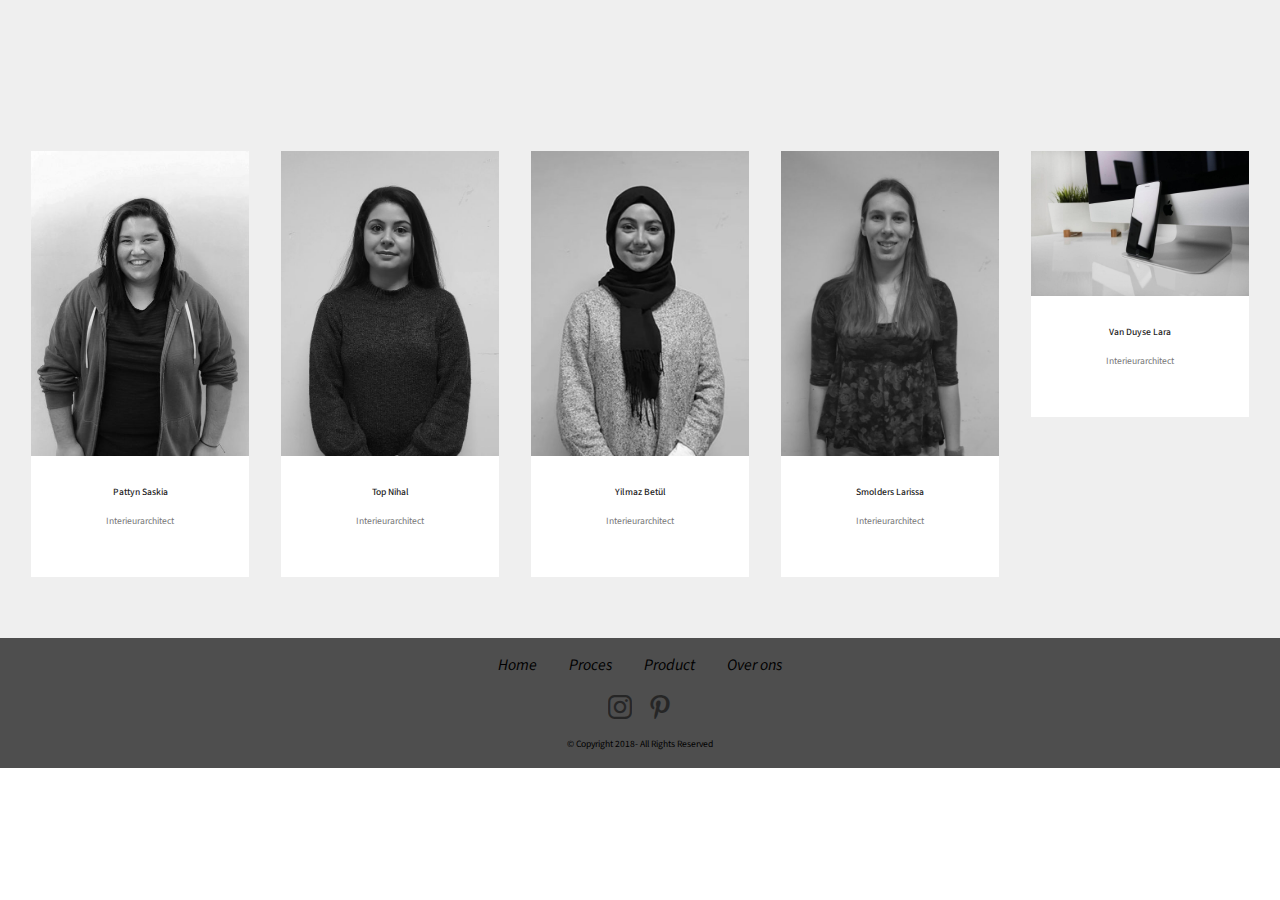
<file: page2.html>
<!DOCTYPE html>
<html >
<head>
  <!-- Site made with Mobirise Website Builder v4.8.7, https://mobirise.com -->
  <meta charset="UTF-8">
  <meta http-equiv="X-UA-Compatible" content="IE=edge">
  <meta name="generator" content="Mobirise v4.8.7, mobirise.com">
  <meta name="viewport" content="width=device-width, initial-scale=1, minimum-scale=1">
  <link rel="shortcut icon" href="assets/images/logo4.png" type="image/x-icon">
  <meta name="description" content="">
  <title>Over ons</title>
  <link rel="stylesheet" href="assets/tether/tether.min.css">
  <link rel="stylesheet" href="assets/bootstrap/css/bootstrap.min.css">
  <link rel="stylesheet" href="assets/bootstrap/css/bootstrap-grid.min.css">
  <link rel="stylesheet" href="assets/bootstrap/css/bootstrap-reboot.min.css">
  <link rel="stylesheet" href="assets/socicon/css/styles.css">
  <link rel="stylesheet" href="assets/theme/css/style.css">
  <link rel="stylesheet" href="assets/mobirise/css/mbr-additional.css" type="text/css">
  
  
  
</head>
<body>
  <section class="features17 cid-rc18u7DTsv" id="features17-4m">
    
    

    
    <div class="container-fluid">
        <div class="media-container-row">
            <div class="card p-3 col-12 col-md-6 my-col">
                <div class="card-wrapper">
                    <div class="card-img">
                        <img src="assets/images/saskia-foto-432x605.jpg" alt="Mobirise" title="">
                    </div>
                    <div class="card-box">
                        <h4 class="card-title pb-3 mbr-fonts-style display-7">Pattyn Saskia</h4>
                        <p class="mbr-text mbr-fonts-style display-7">
                            Interieurarchitect
                        </p>
                    </div>
                </div>
            </div>

            <div class="card p-3 col-12 col-md-6 my-col">
                <div class="card-wrapper">
                    <div class="card-img">
                        <img src="assets/images/nihal-foto-532x745.jpg" alt="Mobirise" title="">
                    </div>
                    <div class="card-box">
                        <h4 class="card-title pb-3 mbr-fonts-style display-7">
                            Top Nihal</h4>
                        <p class="mbr-text mbr-fonts-style display-7">
                            Interieurarchitect</p>
                    </div>
                </div>
            </div>

            <div class="card p-3 col-12 col-md-6 my-col">
                <div class="card-wrapper">
                    <div class="card-img">
                        <img src="assets/images/bet-foto-532x745.jpg" alt="Mobirise" title="">
                    </div>
                    <div class="card-box">
                        <h4 class="card-title pb-3 mbr-fonts-style display-7">
                            Yilmaz Betül</h4>
                        <p class="mbr-text mbr-fonts-style display-7">
                            Interieurarchitect
                        </p>
                    </div>
                </div>
            </div>

            <div class="card p-3 col-12 col-md-6 my-col">
                <div class="card-wrapper">
                    <div class="card-img">
                        <img src="assets/images/larissa-foto-532x745.jpg" alt="Mobirise" title="">
                    </div>
                    <div class="card-box">
                        <h4 class="card-title pb-3 mbr-fonts-style display-7">Smolders Larissa</h4>
                        <p class="mbr-text mbr-fonts-style display-7">
                           Interieurarchitect
                        </p>
                    </div>
                </div>
            </div>
            <div class="card p-3 col-12 col-md-6 my-col">
                <div class="card-wrapper">
                    <div class="card-img">
                        <img src="assets/images/01.jpg" alt="Mobirise">
                    </div>
                    <div class="card-box">
                        <h4 class="card-title pb-3 mbr-fonts-style display-7">
                            Van Duyse Lara</h4>
                        <p class="mbr-text mbr-fonts-style display-7">
                            Interieurarchitect
                        </p>
                    </div>
                </div>
            </div>
            
        </div>
    </div>
</section>

<section class="engine"><a href="https://mobirise.info/y">html website templates</a></section><section once="" class="cid-rcMsFOAvN2" id="footer7-7t">

    

    <div class="mbr-overlay" style="opacity: 0.9; background-color: rgb(60, 60, 60);"></div>

    <div class="container">
        <div class="media-container-row align-center mbr-white">
            <div class="row row-links">
                <ul class="foot-menu">
                    
                    
                    
                    
                    
                <li class="foot-menu-item mbr-fonts-style display-5"><a href="index.html"><em>Home</em></a></li><li class="foot-menu-item mbr-fonts-style display-5"><a href="page4.html"><em>Proces</em></a></li><li class="foot-menu-item mbr-fonts-style display-5"><a href="page5.html"><em>Product</em></a></li><li class="foot-menu-item mbr-fonts-style display-5"><a href="page2.html"><em>Over ons</em></a></li></ul>
            </div>
            <div class="row social-row">
                <div class="social-list align-right pb-2">
                    
                    
                    
                    
                    
                    
                <div class="soc-item">
                        <a href="https://www.instagram.com/_spina_/" target="_blank">
                            <span class="mbr-iconfont mbr-iconfont-social socicon-instagram socicon" style="color: rgb(0, 0, 0); fill: rgb(0, 0, 0);"></span>
                        </a>
                    </div><div class="soc-item">
                        <a href="https://www.pinterest.com/laravanduyse/multidisiplinariteit/" target="_blank">
                            <span class="mbr-iconfont mbr-iconfont-social socicon-pinterest socicon" style="color: rgb(0, 0, 0); fill: rgb(0, 0, 0);"></span>
                        </a>
                    </div></div>
            </div>
            <div class="row row-copirayt">
                <p class="mbr-text mb-0 mbr-fonts-style mbr-white align-center display-7">
                    © Copyright 2018- All Rights Reserved
                </p>
            </div>
        </div>
    </div>
</section>


  <script src="assets/web/assets/jquery/jquery.min.js"></script>
  <script src="assets/popper/popper.min.js"></script>
  <script src="assets/tether/tether.min.js"></script>
  <script src="assets/bootstrap/js/bootstrap.min.js"></script>
  <script src="assets/smoothscroll/smooth-scroll.js"></script>
  <script src="assets/theme/js/script.js"></script>
  
  
</body>
</html>
</file>
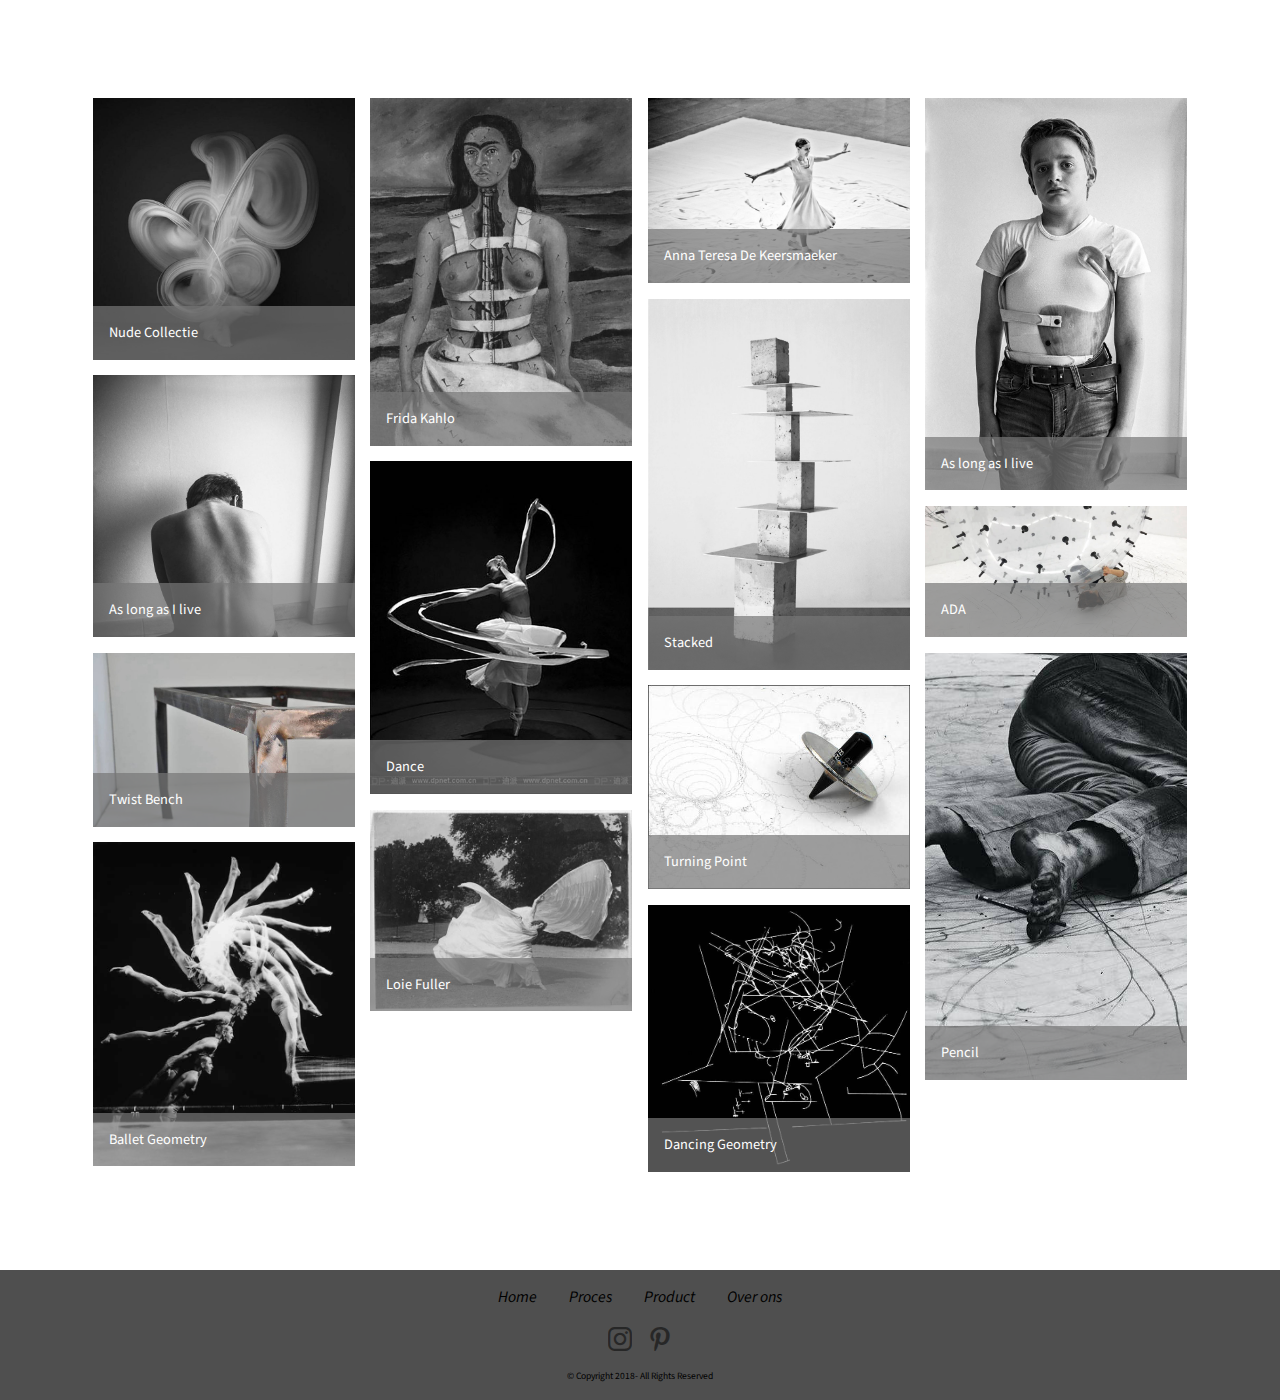
<file: page3.html>
<!DOCTYPE html>
<html >
<head>
  <!-- Site made with Mobirise Website Builder v4.8.7, https://mobirise.com -->
  <meta charset="UTF-8">
  <meta http-equiv="X-UA-Compatible" content="IE=edge">
  <meta name="generator" content="Mobirise v4.8.7, mobirise.com">
  <meta name="viewport" content="width=device-width, initial-scale=1, minimum-scale=1">
  <link rel="shortcut icon" href="assets/images/logo4.png" type="image/x-icon">
  <meta name="description" content="">
  <title>Week 2</title>
  <link rel="stylesheet" href="assets/web/assets/mobirise-icons/mobirise-icons.css">
  <link rel="stylesheet" href="assets/tether/tether.min.css">
  <link rel="stylesheet" href="assets/bootstrap/css/bootstrap.min.css">
  <link rel="stylesheet" href="assets/bootstrap/css/bootstrap-grid.min.css">
  <link rel="stylesheet" href="assets/bootstrap/css/bootstrap-reboot.min.css">
  <link rel="stylesheet" href="assets/socicon/css/styles.css">
  <link rel="stylesheet" href="assets/theme/css/style.css">
  <link rel="stylesheet" href="assets/gallery/style.css">
  <link rel="stylesheet" href="assets/mobirise/css/mbr-additional.css" type="text/css">
  
  
  
</head>
<body>
  <section class="mbr-gallery mbr-slider-carousel cid-rcFjqJImOo" id="gallery1-6f">

    

    <div class="container">
        <div><!-- Filter --><!-- Gallery --><div class="mbr-gallery-row"><div class="mbr-gallery-layout-default"><div><div><div class="mbr-gallery-item mbr-gallery-item--p1" data-video-url="false" data-tags="Sympathieke"><div href="#lb-gallery1-6f" data-slide-to="0" data-toggle="modal"><img src="assets/images/03a89839-2d9c-4c01-81fb-0c77a33822ea-kopie-2000x2000-800x800.jpg" alt="" title=""><span class="icon-focus"></span><span class="mbr-gallery-title mbr-fonts-style display-7"><a href="https://slate.com/gdpr?redirect_uri=%2Fculture%2F2012%2F12%2Fshinichi-maruyama-using-new-technology-to-capture-nude-portraits-photos.html%3Fvia%3Dgdpr-consent&redirect_host=https%3A%2F%2Fslate.com" target="_blank" class="text-white">Nude Collectie</a></span></div></div><div class="mbr-gallery-item mbr-gallery-item--p1" data-video-url="false" data-tags="Geweldige"><div href="#lb-gallery1-6f" data-slide-to="1" data-toggle="modal"><img src="assets/images/the-broken-column-kopie-1866x2481-800x1064.jpg" alt="" title=""><span class="icon-focus"></span><span class="mbr-gallery-title mbr-fonts-style display-7"><a href="https://www.fridakahlo.org/the-broken-column.jsp" target="_blank" class="text-white">Frida Kahlo</a></span></div></div><div class="mbr-gallery-item mbr-gallery-item--p1" data-video-url="false" data-tags="Creatieve"><div href="#lb-gallery1-6f" data-slide-to="2" data-toggle="modal"><img src="assets/images/anna-foto-dans-300dpi-2000x1414-800x566.png" alt="" title=""><span class="icon-focus"></span><span class="mbr-gallery-title mbr-fonts-style display-7"><a href="https://www.onserfdeel.be/nl/blogs/detail/anne-teresa-de-keersmaeker-figure-centrale-du-red-bridge-project" target="_blank" class="text-white">Anna Teresa De Keersmaeker</a></span></div></div><div class="mbr-gallery-item mbr-gallery-item--p1" data-video-url="false" data-tags="Bewegende"><div href="#lb-gallery1-6f" data-slide-to="3" data-toggle="modal"><img src="assets/images/hannah-1-2000x2999-800x1200.jpg" alt="" title=""><span class="icon-focus"></span><span class="mbr-gallery-title mbr-fonts-style display-7"><a href="https://www.hannahvanderhaeghen.com/gallery/portrait/" target="_blank" class="text-white">As long as I live</a></span></div></div><div class="mbr-gallery-item mbr-gallery-item--p1" data-video-url="false" data-tags="Bewegende"><div href="#lb-gallery1-6f" data-slide-to="4" data-toggle="modal"><img src="assets/images/schermafbeelding-2018-12-19-om-10.35.02-924x1310-800x1134.png" alt="" title=""><span class="icon-focus"></span><span class="mbr-gallery-title mbr-fonts-style display-7"><a href="http://bramvanderbeke.com/stacked-i.html" target="_blank" class="text-white">Stacked</a></span></div></div><div class="mbr-gallery-item mbr-gallery-item--p1" data-video-url="false" data-tags="Geweldige"><div href="#lb-gallery1-6f" data-slide-to="5" data-toggle="modal"><img src="assets/images/hannah-2-2000x2000-800x800.jpg" alt="" title=""><span class="icon-focus"></span><span class="mbr-gallery-title mbr-fonts-style display-7"><a href="https://www.hannahvanderhaeghen.com/gallery/portrait/" target="_blank" class="text-white">As long as I live</a></span></div></div><div class="mbr-gallery-item mbr-gallery-item--p1" data-video-url="false" data-tags="Sympathieke"><div href="#lb-gallery1-6f" data-slide-to="6" data-toggle="modal"><img src="assets/images/8ed8ba8aa938ebad9751e7c84f5dd9d9-1637x2083-800x1018.jpg" alt="" title=""><span class="icon-focus"></span><span class="mbr-gallery-title mbr-fonts-style display-7"><a href="https://i.pinimg.com/originals/8e/d8/ba/8ed8ba8aa938ebad9751e7c84f5dd9d9.jpg" target="_blank" class="text-white">Dance</a></span></div></div><div class="mbr-gallery-item mbr-gallery-item--p1" data-video-url="false" data-tags="Bewegende"><div href="#lb-gallery1-6f" data-slide-to="7" data-toggle="modal"><img src="assets/images/ada-9-2000x1000-800x400.jpg" alt="" title=""><span class="icon-focus"></span><span class="mbr-gallery-title mbr-fonts-style display-7"><a href="http://www.smigla-bobinski.com/english/works/ADA/?fbclid=IwAR08dJS-oT84jxmECCU68qBY8g3iDxqtIsMg-AVEdQ2Y_2Wn0PLwNYF49mg" target="_blank" class="text-white">ADA&nbsp;</a></span></div></div><div class="mbr-gallery-item mbr-gallery-item--p1" data-video-url="false" data-tags="Bewegende"><div href="#lb-gallery1-6f" data-slide-to="8" data-toggle="modal"><img src="assets/images/46496160-507917519693730-1276256223565447168-n-2000x1328-800x531.jpg" alt="" title=""><span class="icon-focus"></span><span class="mbr-gallery-title mbr-fonts-style display-7"><a href="https://graduation.schoolofarts.be/student/vic-vervaeke/" target="_blank" class="text-white">Twist Bench</a></span></div></div><div class="mbr-gallery-item mbr-gallery-item--p1" data-video-url="false" data-tags="Bewegende"><div href="#lb-gallery1-6f" data-slide-to="9" data-toggle="modal"><img src="assets/images/tumblr-nq6sqnan961r2tlvoo1-500-372x607-372x607.jpg" alt="" title=""><span class="icon-focus"></span><span class="mbr-gallery-title mbr-fonts-style display-7"><a href="https://artspotting.tumblr.com/post/122005959350/jaume-pinya" target="_blank" class="text-white">Pencil</a></span></div></div><div class="mbr-gallery-item mbr-gallery-item--p1" data-video-url="false" data-tags="Bewegende"><div href="#lb-gallery1-6f" data-slide-to="10" data-toggle="modal"><img src="assets/images/lexikaliker-staedtler-stub-500x390-500x390.jpg" alt="" title=""><span class="icon-focus"></span><span class="mbr-gallery-title mbr-fonts-style display-7"><a href="http://www.thepalimpsest.co.uk/2010/07/post-stub-turning-point.html" target="_blank" class="text-white">Turning Point</a></span></div></div><div class="mbr-gallery-item mbr-gallery-item--p1" data-video-url="false" data-tags="Geweldige"><div href="#lb-gallery1-6f" data-slide-to="11" data-toggle="modal"><img src="assets/images/restricted-600x462-600x462.jpg" alt="" title=""><span class="icon-focus"></span><span class="mbr-gallery-title mbr-fonts-style display-7"><a href="https://www.metmuseum.org/art/collection/search/287806" target="_blank" class="text-white">Loie Fuller</a></span></div></div><div class="mbr-gallery-item mbr-gallery-item--p1" data-video-url="false" data-tags="Bewegende"><div href="#lb-gallery1-6f" data-slide-to="12" data-toggle="modal"><img src="assets/images/hee-nc-54001.l-588x729-588x729.jpg" alt="" title=""><span class="icon-focus"></span><span class="mbr-gallery-title mbr-fonts-style display-7"><a href="http://edgerton-digital-collections.org/galleries/iconic/athletics#hee-nc-54001" target="_blank" class="text-white">Ballet Geometry</a></span></div></div><div class="mbr-gallery-item mbr-gallery-item--p1" data-video-url="false" data-tags="Bewegende"><div href="#lb-gallery1-6f" data-slide-to="13" data-toggle="modal"><img src="assets/images/slingerland-672x685-672x685.jpg" alt="" title=""><span class="icon-focus"></span><span class="mbr-gallery-title mbr-fonts-style display-7"><a href="http://openendedgroup.com/writings/danceGeometry.html" target="_blank" class="text-white">Dancing Geometry</a></span></div></div></div></div><div class="clearfix"></div></div></div><!-- Lightbox --><div data-app-prevent-settings="" class="mbr-slider modal fade carousel slide" tabindex="-1" data-keyboard="true" data-interval="false" id="lb-gallery1-6f"><div class="modal-dialog"><div class="modal-content"><div class="modal-body"><div class="carousel-inner"><div class="carousel-item"><img src="assets/images/03a89839-2d9c-4c01-81fb-0c77a33822ea-kopie-2000x2000.jpg" alt="" title=""></div><div class="carousel-item"><img src="assets/images/the-broken-column-kopie-1866x2481.jpg" alt="" title=""></div><div class="carousel-item"><img src="assets/images/anna-foto-dans-300dpi-2000x1414.png" alt="" title=""></div><div class="carousel-item"><img src="assets/images/hannah-1-2000x2999.jpg" alt="" title=""></div><div class="carousel-item active"><img src="assets/images/schermafbeelding-2018-12-19-om-10.35.02-924x1310.png" alt="" title=""></div><div class="carousel-item"><img src="assets/images/hannah-2-2000x2000.jpg" alt="" title=""></div><div class="carousel-item"><img src="assets/images/8ed8ba8aa938ebad9751e7c84f5dd9d9-1637x2083.jpg" alt="" title=""></div><div class="carousel-item"><img src="assets/images/ada-9-2000x1000.jpg" alt="" title=""></div><div class="carousel-item"><img src="assets/images/46496160-507917519693730-1276256223565447168-n-2000x1328.jpg" alt="" title=""></div><div class="carousel-item"><img src="assets/images/tumblr-nq6sqnan961r2tlvoo1-500-372x607.jpg" alt="" title=""></div><div class="carousel-item"><img src="assets/images/lexikaliker-staedtler-stub-500x390.jpg" alt="" title=""></div><div class="carousel-item"><img src="assets/images/restricted-600x462.jpg" alt="" title=""></div><div class="carousel-item"><img src="assets/images/hee-nc-54001.l-588x729.jpg" alt="" title=""></div><div class="carousel-item"><img src="assets/images/slingerland-672x685.jpg" alt="" title=""></div></div><a class="carousel-control carousel-control-prev" role="button" data-slide="prev" href="#lb-gallery1-6f"><span class="mbri-left mbr-iconfont" aria-hidden="true"></span><span class="sr-only">Previous</span></a><a class="carousel-control carousel-control-next" role="button" data-slide="next" href="#lb-gallery1-6f"><span class="mbri-right mbr-iconfont" aria-hidden="true"></span><span class="sr-only">Next</span></a><a class="close" href="#" role="button" data-dismiss="modal"><span class="sr-only">Close</span></a></div></div></div></div></div>
    </div>

</section>

<section class="engine"><a href="https://mobirise.info/g">how to build your own site</a></section><section once="" class="cid-rcMst1y70V" id="footer7-7o">

    

    <div class="mbr-overlay" style="opacity: 0.9; background-color: rgb(60, 60, 60);"></div>

    <div class="container">
        <div class="media-container-row align-center mbr-white">
            <div class="row row-links">
                <ul class="foot-menu">
                    
                    
                    
                    
                    
                <li class="foot-menu-item mbr-fonts-style display-5"><a href="index.html"><em>Home</em></a></li><li class="foot-menu-item mbr-fonts-style display-5"><a href="page4.html"><em>Proces</em></a></li><li class="foot-menu-item mbr-fonts-style display-5"><a href="page5.html"><em>Product</em></a></li><li class="foot-menu-item mbr-fonts-style display-5"><a href="page2.html"><em>Over ons</em></a></li></ul>
            </div>
            <div class="row social-row">
                <div class="social-list align-right pb-2">
                    
                    
                    
                    
                    
                    
                <div class="soc-item">
                        <a href="https://www.instagram.com/_spina_/" target="_blank">
                            <span class="mbr-iconfont mbr-iconfont-social socicon-instagram socicon" style="color: rgb(0, 0, 0); fill: rgb(0, 0, 0);"></span>
                        </a>
                    </div><div class="soc-item">
                        <a href="https://www.pinterest.com/laravanduyse/multidisiplinariteit/" target="_blank">
                            <span class="mbr-iconfont mbr-iconfont-social socicon-pinterest socicon" style="color: rgb(0, 0, 0); fill: rgb(0, 0, 0);"></span>
                        </a>
                    </div></div>
            </div>
            <div class="row row-copirayt">
                <p class="mbr-text mb-0 mbr-fonts-style mbr-white align-center display-7">
                    © Copyright 2018- All Rights Reserved
                </p>
            </div>
        </div>
    </div>
</section>


  <script src="assets/web/assets/jquery/jquery.min.js"></script>
  <script src="assets/popper/popper.min.js"></script>
  <script src="assets/tether/tether.min.js"></script>
  <script src="assets/bootstrap/js/bootstrap.min.js"></script>
  <script src="assets/smoothscroll/smooth-scroll.js"></script>
  <script src="assets/bootstrapcarouselswipe/bootstrap-carousel-swipe.js"></script>
  <script src="assets/vimeoplayer/jquery.mb.vimeo_player.js"></script>
  <script src="assets/masonry/masonry.pkgd.min.js"></script>
  <script src="assets/imagesloaded/imagesloaded.pkgd.min.js"></script>
  <script src="assets/theme/js/script.js"></script>
  <script src="assets/gallery/player.min.js"></script>
  <script src="assets/gallery/script.js"></script>
  <script src="assets/slidervideo/script.js"></script>
  
  
</body>
</html>
</file>
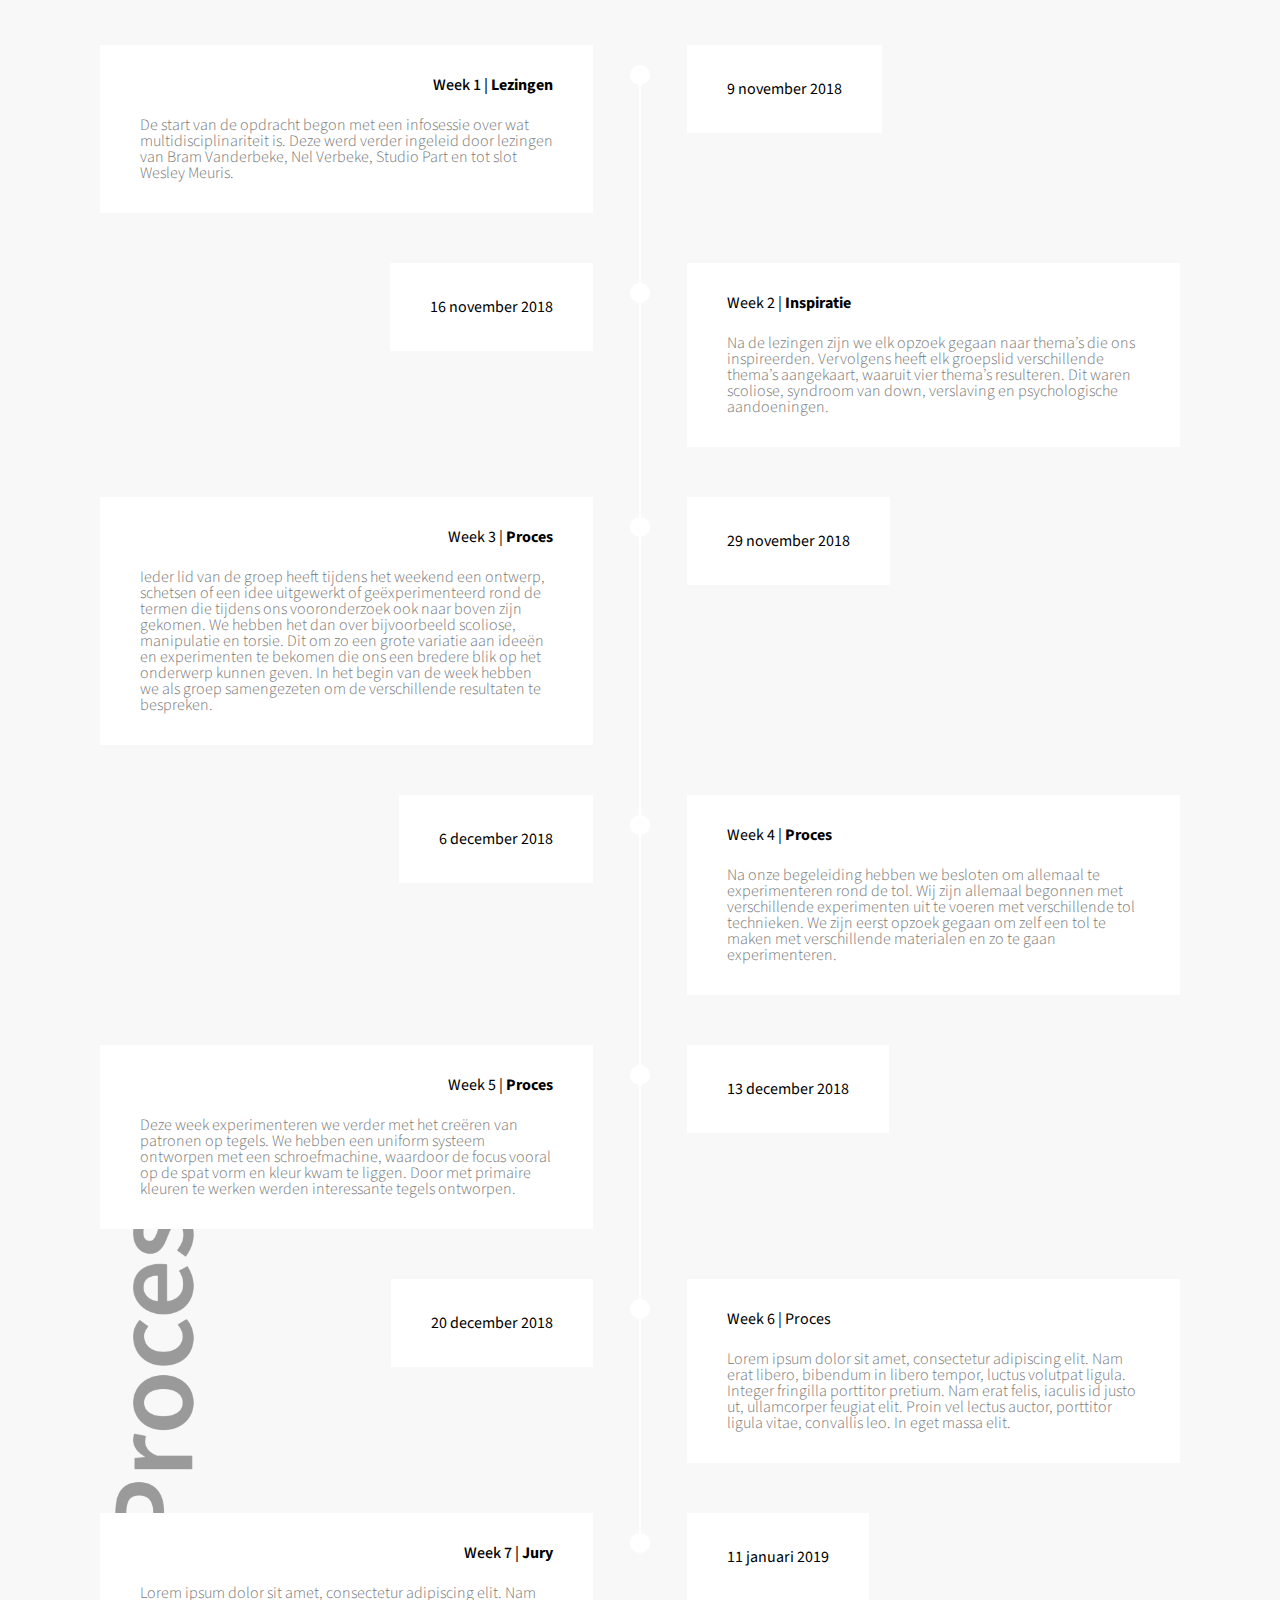
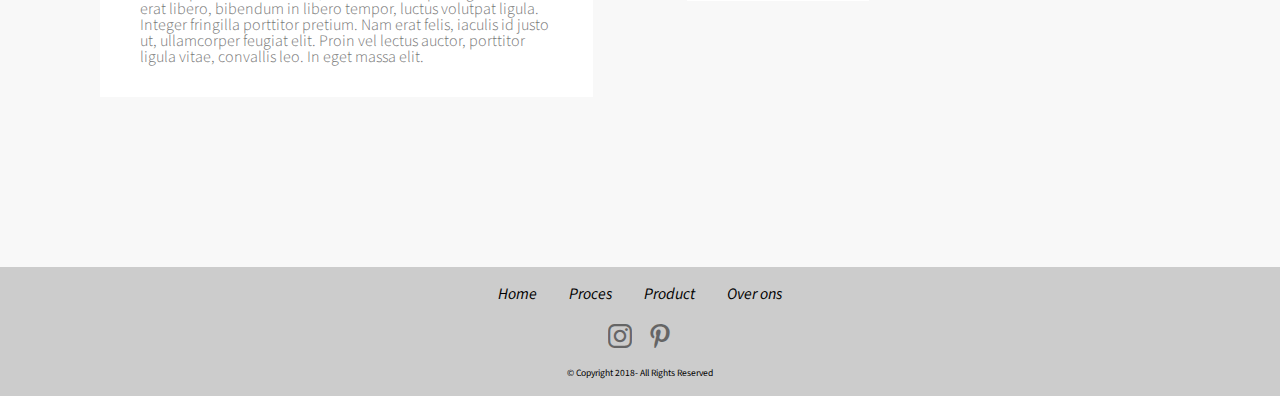
<file: page4.html>
<!DOCTYPE html>
<html >
<head>
  <!-- Site made with Mobirise Website Builder v4.8.7, https://mobirise.com -->
  <meta charset="UTF-8">
  <meta http-equiv="X-UA-Compatible" content="IE=edge">
  <meta name="generator" content="Mobirise v4.8.7, mobirise.com">
  <meta name="viewport" content="width=device-width, initial-scale=1, minimum-scale=1">
  <link rel="shortcut icon" href="assets/images/logo4.png" type="image/x-icon">
  <meta name="description" content="">
  <title>Proces</title>
  <link rel="stylesheet" href="assets/tether/tether.min.css">
  <link rel="stylesheet" href="assets/bootstrap/css/bootstrap.min.css">
  <link rel="stylesheet" href="assets/bootstrap/css/bootstrap-grid.min.css">
  <link rel="stylesheet" href="assets/bootstrap/css/bootstrap-reboot.min.css">
  <link rel="stylesheet" href="assets/socicon/css/styles.css">
  <link rel="stylesheet" href="assets/theme/css/style.css">
  <link rel="stylesheet" href="assets/mobirise/css/mbr-additional.css" type="text/css">
  
  
  
</head>
<body>
  <section class="timeline1 cid-rbnXq2Le0U" id="timeline1-3v">

    

    <div class="mbr-overlay" style="opacity: 0.6; background-color: rgb(255, 255, 255);">
    </div>

    <div class="container align-center">
        
        

        <div class="container timelines-container" mbri-timelines="">
            <div class="row timeline-element reverse separline">      
                 <div class="timeline-date-panel col-xs-12 col-md-6  align-left">         
                    <div class="time-line-date-content">
                        <p class="mbr-timeline-date mbr-fonts-style display-5">9 november 2018</p>
                    </div>
                </div>
           <span class="iconBackground"></span>
            <div class="col-xs-12 col-md-6 align-right">
                <div class="timeline-text-content">
                    <h4 class="mbr-timeline-title pb-3 mbr-fonts-style display-5">Week 1 | <strong>Lezingen</strong></h4>
                    <p class="mbr-timeline-text mbr-fonts-style display-4">De start van de opdracht begon met een infosessie over wat multidisciplinariteit is. Deze werd verder ingeleid door lezingen van Bram Vanderbeke, Nel Verbeke, Studio Part en tot slot Wesley Meuris. <br></p>
                 </div>
            </div>
            </div>

            <div class="row timeline-element  separline">
                <div class="timeline-date-panel col-xs-12 col-md-6 align-right">
                    <div class="time-line-date-content">
                        <p class="mbr-timeline-date mbr-fonts-style display-5">16 november 2018</p>
                    </div>
                </div>
                <span class="iconBackground"></span>
                <div class="col-xs-12 col-md-6 align-left ">
                    <div class="timeline-text-content">
                        <h4 class="mbr-timeline-title pb-3 mbr-fonts-style display-5"><strong><a href="page3.html" target="_blank">
                            Week 2 |&nbsp;<b>Inspiratie</b></a></strong></h4>
                        <p class="mbr-timeline-text mbr-fonts-style display-4">
                            Na de lezingen zijn we elk opzoek gegaan naar thema’s die ons inspireerden. Vervolgens heeft elk groepslid verschillende thema’s aangekaart, waaruit vier thema’s resulteren. Dit waren scoliose, syndroom van down, verslaving en psychologische aandoeningen.
                        </p>
                    </div>
                </div>
            </div> 


            <div class="row timeline-element reverse separline">
                <div class="timeline-date-panel col-xs-12 col-md-6  align-left">
                    <div class="time-line-date-content">
                        <p class="mbr-timeline-date mbr-fonts-style display-5">29 november 2018</p>
                    </div>
                </div>
                <span class="iconBackground"></span>
                <div class="col-xs-12 col-md-6 align-right">
                    <div class="timeline-text-content">
                        <h4 class="mbr-timeline-title pb-3 mbr-fonts-style display-5"><a href="page10.html">
                            Week 3 | <strong>Proces</strong></a></h4>      
                        <p class="mbr-timeline-text mbr-fonts-style display-4">Ieder lid van de groep heeft tijdens het weekend een ontwerp, schetsen of een idee uitgewerkt of geëxperimenteerd rond de termen die tijdens ons vooronderzoek ook naar boven zijn gekomen. We hebben het dan over bijvoorbeeld scoliose, manipulatie en torsie. Dit om zo een grote variatie aan ideeën en experimenten te bekomen die ons een bredere blik op het onderwerp kunnen geven. In het begin van de week hebben we als groep samengezeten om de verschillende resultaten te bespreken. &nbsp;<br></p>
                    </div>
                </div>
            </div>

            <div class="row timeline-element  separline">
                <div class="timeline-date-panel col-xs-12 col-md-6 align-right">
                    <div class="time-line-date-content">
                        <p class="mbr-timeline-date mbr-fonts-style display-5">
                            6 december 2018</p>
                    </div>
                </div>
                <span class="iconBackground"></span>
                <div class="col-xs-12 col-md-6 align-left ">
                    <div class="timeline-text-content">
                        <h4 class="mbr-timeline-title pb-3 mbr-fonts-style display-5"><a href="page11.html">
                            Week 4 | <strong>Proces</strong></a></h4>
                        <p class="mbr-timeline-text mbr-fonts-style display-4">
                            Na onze begeleiding hebben we besloten om allemaal te experimenteren rond de tol. Wij zijn allemaal begonnen met verschillende experimenten uit te voeren met verschillende tol technieken. We zijn eerst opzoek gegaan om zelf een tol te maken met verschillende materialen en zo te gaan experimenteren.
                        </p>
                    </div>
                </div>
            </div>


            <div class="row timeline-element reverse separline">
                <div class="timeline-date-panel col-xs-12 col-md-6  align-left">
                    <div class="time-line-date-content">
                        <p class="mbr-timeline-date mbr-fonts-style display-5">
                            13 december 2018</p>
                    </div>
                </div>
                <span class="iconBackground"></span>
                <div class="col-xs-12 col-md-6 align-right">
                    <div class="timeline-text-content">
                        <h4 class="mbr-timeline-title pb-3 mbr-fonts-style display-5"><a href="page13.html">
                            Week 5 | <strong>Proces</strong></a></h4>
                        <p class="mbr-timeline-text mbr-fonts-style display-4">
                            Deze week experimenteren we verder met het creëren van patronen op tegels. We hebben een uniform systeem ontworpen met een schroefmachine, waardoor de focus vooral op de spat vorm en kleur kwam te liggen. Door met  primaire kleuren te werken werden interessante tegels ontworpen. 
                        </p>
                    </div>
                </div>
            </div>


            <div class="row timeline-element separline">
                <div class="timeline-date-panel col-xs-12 col-md-6 align-right">
                    <div class="time-line-date-content">
                       <p class="mbr-timeline-date mbr-fonts-style display-5">
                            20 december 2018</p>
                    </div>
                </div>
                <span class="iconBackground"></span>
                <div class="col-xs-12 col-md-6 align-left ">
                    <div class="timeline-text-content">
                        <h4 class="mbr-timeline-title pb-3 mbr-fonts-style display-5"><a href="page8.html">
                            Week 6 | </a><strong><a href="page8.html">Proces</a></strong></h4>
                        <p class="mbr-timeline-text mbr-fonts-style display-4">
                            Lorem ipsum dolor sit amet, consectetur adipiscing elit. Nam erat libero, bibendum in libero tempor, luctus volutpat ligula. Integer fringilla porttitor pretium. Nam erat felis, iaculis id justo ut, ullamcorper feugiat elit. Proin vel lectus auctor, porttitor ligula vitae, convallis leo. In eget massa elit.
                        </p>
                    </div>
                </div>
            </div>

            <div class="row timeline-element reverse">
                <div class="timeline-date-panel col-xs-12 col-md-6  align-left">
                    <div class="time-line-date-content">
                        <p class="mbr-timeline-date mbr-fonts-style display-5">
                           11 januari 2019</p>
                    </div>
                </div>
                <span class="iconBackground"></span>
                <div class="col-xs-12 col-md-6 align-right">
                    <div class="timeline-text-content">
                        <h4 class="mbr-timeline-title pb-3 mbr-fonts-style display-5">
                            Week 7 | <strong>Jury</strong></h4>
                        <p class="mbr-timeline-text mbr-fonts-style display-4">
                            Lorem ipsum dolor sit amet, consectetur adipiscing elit. Nam erat libero, bibendum in libero tempor, luctus volutpat ligula. Integer fringilla porttitor pretium. Nam erat felis, iaculis id justo ut, ullamcorper feugiat elit. Proin vel lectus auctor, porttitor ligula vitae, convallis leo. In eget massa elit.
                        </p>
                    </div>
                </div>
            </div>

            

            

            

            

            
        </div>
    </div>
</section>

<section class="engine"><a href="https://mobirise.info/w">free html5 templates</a></section><section once="" class="cid-rdtwzN76u0" id="footer7-80">

    

    

    <div class="container">
        <div class="media-container-row align-center mbr-white">
            <div class="row row-links">
                <ul class="foot-menu">
                    
                    
                    
                    
                    
                <li class="foot-menu-item mbr-fonts-style display-5"><a href="index.html"><em>Home</em></a></li><li class="foot-menu-item mbr-fonts-style display-5"><a href="page4.html"><em>Proces</em></a></li><li class="foot-menu-item mbr-fonts-style display-5"><a href="page5.html"><em>Product</em></a></li><li class="foot-menu-item mbr-fonts-style display-5"><a href="page2.html"><em>Over ons</em></a></li></ul>
            </div>
            <div class="row social-row">
                <div class="social-list align-right pb-2">
                    
                    
                    
                    
                    
                    
                <div class="soc-item">
                        <a href="https://www.instagram.com/_spina_/" target="_blank">
                            <span class="mbr-iconfont mbr-iconfont-social socicon-instagram socicon" style="color: rgb(0, 0, 0); fill: rgb(0, 0, 0);"></span>
                        </a>
                    </div><div class="soc-item">
                        <a href="https://www.pinterest.com/laravanduyse/multidisiplinariteit/" target="_blank">
                            <span class="mbr-iconfont mbr-iconfont-social socicon-pinterest socicon" style="color: rgb(0, 0, 0); fill: rgb(0, 0, 0);"></span>
                        </a>
                    </div></div>
            </div>
            <div class="row row-copirayt">
                <p class="mbr-text mb-0 mbr-fonts-style mbr-white align-center display-7">
                    © Copyright 2018- All Rights Reserved
                </p>
            </div>
        </div>
    </div>
</section>


  <script src="assets/web/assets/jquery/jquery.min.js"></script>
  <script src="assets/popper/popper.min.js"></script>
  <script src="assets/tether/tether.min.js"></script>
  <script src="assets/bootstrap/js/bootstrap.min.js"></script>
  <script src="assets/smoothscroll/smooth-scroll.js"></script>
  <script src="assets/theme/js/script.js"></script>
  
  
</body>
</html>
</file>
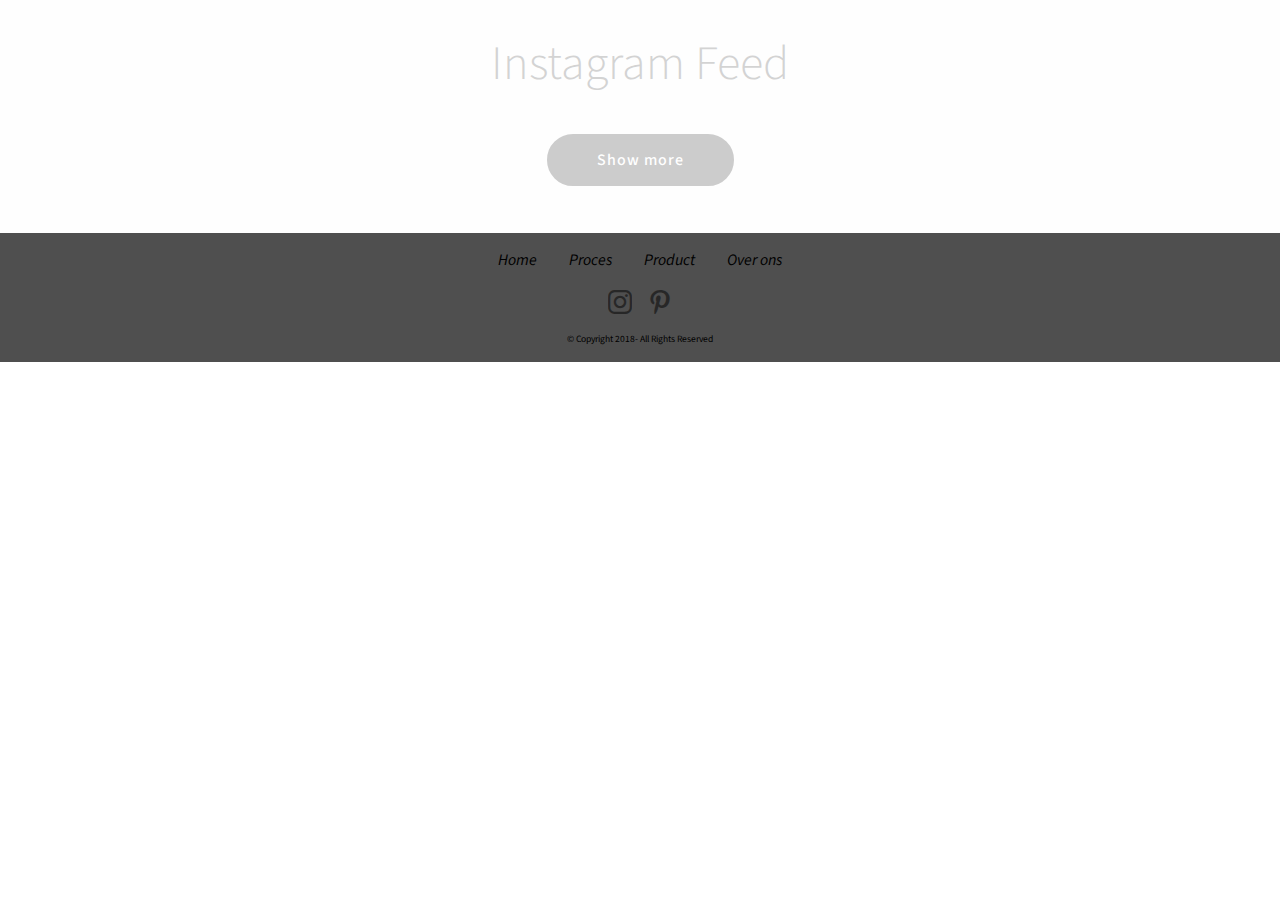
<file: page5.html>
<!DOCTYPE html>
<html >
<head>
  <!-- Site made with Mobirise Website Builder v4.8.7, https://mobirise.com -->
  <meta charset="UTF-8">
  <meta http-equiv="X-UA-Compatible" content="IE=edge">
  <meta name="generator" content="Mobirise v4.8.7, mobirise.com">
  <meta name="viewport" content="width=device-width, initial-scale=1, minimum-scale=1">
  <link rel="shortcut icon" href="assets/images/logo4.png" type="image/x-icon">
  <meta name="description" content="">
  <title>Product</title>
  <link rel="stylesheet" href="assets/web/assets/mobirise-icons/mobirise-icons.css">
  <link rel="stylesheet" href="assets/tether/tether.min.css">
  <link rel="stylesheet" href="assets/bootstrap/css/bootstrap.min.css">
  <link rel="stylesheet" href="assets/bootstrap/css/bootstrap-grid.min.css">
  <link rel="stylesheet" href="assets/bootstrap/css/bootstrap-reboot.min.css">
  <link rel="stylesheet" href="assets/socicon/css/styles.css">
  <link rel="stylesheet" href="assets/style.css">
  <link rel="stylesheet" href="assets/slick.css">
  <link rel="stylesheet" href="assets/theme/css/style.css">
  <link rel="stylesheet" href="assets/mobirise/css/mbr-additional.css" type="text/css">
  
  
  
</head>
<body>
  <section class="mbr-instagram-feed" data-rows="2" data-per-row-slider="" data-spacing="5" data-full-width="" data-token="9623225016.727bfe1.687fe6d2f4114c86ad497a0b14912400" data-per-row-grid="4" id="instagram-feed-block-7x" data-rv-view="242" style="background-color: rgb(250, 250, 250); padding-top: 40px; padding-bottom: 40px;">
    
    <div class="container container_toggle">
        <div class="row">
            <div class="col">
                <div class="inst">
                    <h1 class="inst__title align-center mbr-fonts-style display-2">Instagram Feed</h1>
                    <div class="inst__content"></div>
                    <div class="inst__more mbr-section-btn align-center" buttons="0"><a class="btn btn-md btn-primary display-4" href="#" data-max-id="1938566876155504074_9623225016">Show more</a></div>
                </div>
            </div>
        </div>
    </div>
</section>

<section class="engine"><a href="https://mobirise.info/a">online web builder</a></section><section once="" class="cid-rcMsDdu4Pm" id="footer7-7s">

    

    <div class="mbr-overlay" style="opacity: 0.9; background-color: rgb(60, 60, 60);"></div>

    <div class="container">
        <div class="media-container-row align-center mbr-white">
            <div class="row row-links">
                <ul class="foot-menu">
                    
                    
                    
                    
                    
                <li class="foot-menu-item mbr-fonts-style display-5"><a href="index.html"><em>Home</em></a></li><li class="foot-menu-item mbr-fonts-style display-5"><a href="page4.html"><em>Proces</em></a></li><li class="foot-menu-item mbr-fonts-style display-5"><a href="page5.html"><em>Product</em></a></li><li class="foot-menu-item mbr-fonts-style display-5"><a href="page2.html"><em>Over ons</em></a></li></ul>
            </div>
            <div class="row social-row">
                <div class="social-list align-right pb-2">
                    
                    
                    
                    
                    
                    
                <div class="soc-item">
                        <a href="https://www.instagram.com/_spina_/" target="_blank">
                            <span class="mbr-iconfont mbr-iconfont-social socicon-instagram socicon" style="color: rgb(0, 0, 0); fill: rgb(0, 0, 0);"></span>
                        </a>
                    </div><div class="soc-item">
                        <a href="https://www.pinterest.com/laravanduyse/multidisiplinariteit/" target="_blank">
                            <span class="mbr-iconfont mbr-iconfont-social socicon-pinterest socicon" style="color: rgb(0, 0, 0); fill: rgb(0, 0, 0);"></span>
                        </a>
                    </div></div>
            </div>
            <div class="row row-copirayt">
                <p class="mbr-text mb-0 mbr-fonts-style mbr-white align-center display-7">
                    © Copyright 2018- All Rights Reserved
                </p>
            </div>
        </div>
    </div>
</section>


  <script src="assets/web/assets/jquery/jquery.min.js"></script>
  <script src="assets/popper/popper.min.js"></script>
  <script src="assets/tether/tether.min.js"></script>
  <script src="assets/bootstrap/js/bootstrap.min.js"></script>
  <script src="assets/smoothscroll/smooth-scroll.js"></script>
  <script src="assets/index.js"></script>
  <script src="assets/slick.min.js"></script>
  <script src="assets/theme/js/script.js"></script>
  
  
</body>
</html>
</file>
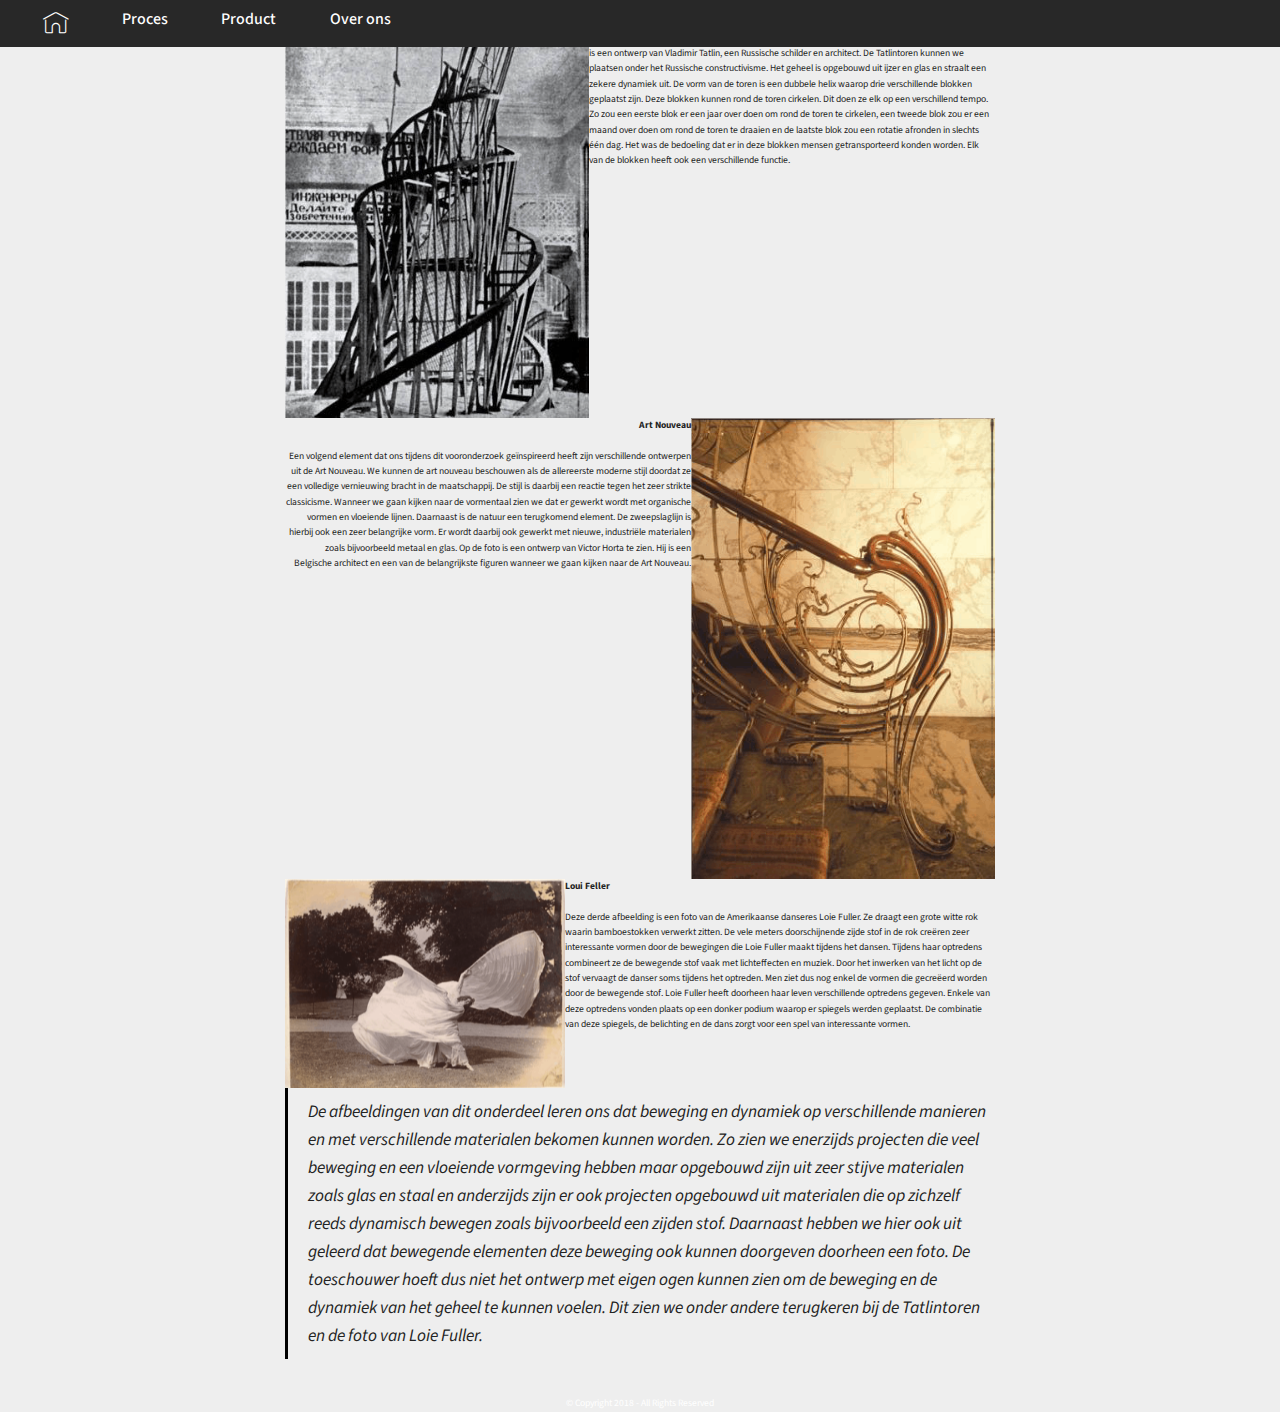
<file: page6.html>
<!DOCTYPE html>
<html >
<head>
  <!-- Site made with Mobirise Website Builder v4.8.7, https://mobirise.com -->
  <meta charset="UTF-8">
  <meta http-equiv="X-UA-Compatible" content="IE=edge">
  <meta name="generator" content="Mobirise v4.8.7, mobirise.com">
  <meta name="viewport" content="width=device-width, initial-scale=1, minimum-scale=1">
  <link rel="shortcut icon" href="assets/images/logu-guud-ps-122x86.png" type="image/x-icon">
  <meta name="description" content="">
  <title>Voorbeeld 1</title>
  <link rel="stylesheet" href="assets/web/assets/mobirise-icons/mobirise-icons.css">
  <link rel="stylesheet" href="assets/tether/tether.min.css">
  <link rel="stylesheet" href="assets/bootstrap/css/bootstrap.min.css">
  <link rel="stylesheet" href="assets/bootstrap/css/bootstrap-grid.min.css">
  <link rel="stylesheet" href="assets/bootstrap/css/bootstrap-reboot.min.css">
  <link rel="stylesheet" href="assets/dropdown/css/style.css">
  <link rel="stylesheet" href="assets/socicon/css/styles.css">
  <link rel="stylesheet" href="assets/theme/css/style.css">
  <link rel="stylesheet" href="assets/mobirise/css/mbr-additional.css" type="text/css">
  
  
  
</head>
<body>
  <section class="menu cid-raBO7tpftI" once="menu" id="menu2-1y">

    

    <nav class="navbar navbar-expand beta-menu navbar-dropdown align-items-center navbar-fixed-top navbar-toggleable-sm">
        <button class="navbar-toggler navbar-toggler-right" type="button" data-toggle="collapse" data-target="#navbarSupportedContent" aria-controls="navbarSupportedContent" aria-expanded="false" aria-label="Toggle navigation">
            <div class="hamburger">
                <span></span>
                <span></span>
                <span></span>
                <span></span>
            </div>
        </button>
        <div class="menu-logo">
            <div class="navbar-brand">
                
                
            </div>
        </div>
        <div class="collapse navbar-collapse" id="navbarSupportedContent">
            <ul class="navbar-nav nav-dropdown nav-right navbar-nav-top-padding" data-app-modern-menu="true"><li class="nav-item">
                    <a class="nav-link link text-white display-4" href="index.html"><span class="mbri-home mbr-iconfont mbr-iconfont-btn"></span></a>
                </li><li class="nav-item"><a class="nav-link link text-white display-4" href="page4.html">
                        Proces</a></li><li class="nav-item"><a class="nav-link link text-white display-4" href="page5.html">Product</a></li><li class="nav-item">
                    <a class="nav-link link text-white display-4" href="page2.html">
                        Over ons
                    </a>
                </li></ul>
            
        </div>
    </nav>
</section>

<section class="engine"><a href="https://mobirise.info/o">portfolio website templates</a></section><section class="mbr-section content6 cid-raBOtacgiD" id="content6-25">
    
     
    
    <div class="container">
        <div class="media-container-row">
            <div class="col-12 col-md-8">
                <div class="media-container-row">
                    <div class="mbr-figure" style="width: 75%;">
                      <img src="assets/images/einde-1-364x500.png" alt="Mobirise" title="">  
                    </div>
                    <div class="media-content">
                        <div class="mbr-section-text">
                            <p class="mbr-text mb-0 mbr-fonts-style display-7"><strong>Tatlintoren</strong><br><strong><br></strong>Op deze foto zien we de Tatlintoren, ook wel het monument van de derde internationale genaamd. Het is een ontwerp van Vladimir Tatlin, een Russische schilder en architect. De Tatlintoren kunnen we plaatsen onder het Russische constructivisme. Het geheel is opgebouwd uit ijzer en glas en straalt een zekere dynamiek uit. De vorm van de toren is een dubbele helix waarop drie verschillende blokken geplaatst zijn. Deze blokken kunnen rond de toren cirkelen. Dit doen ze elk op een verschillend tempo. Zo zou een eerste blok er een jaar over doen om rond de toren te cirkelen, een tweede blok zou er een maand over doen om rond de toren te draaien en de laatste blok zou een rotatie afronden in slechts één dag. Het was de bedoeling dat er in deze blokken mensen getransporteerd konden worden. Elk van de blokken heeft ook een verschillende functie.<br></p>
                        </div>
                    </div>
                </div>
            </div>
        </div>
    </div>
</section>

<section class="mbr-section content7 cid-raBOtTq66A" id="content7-26">
          
    

    <div class="container">
        <div class="media-container-row">
            <div class="col-12 col-md-8">
                <div class="media-container-row">
                    <div class="media-content">
                        <div class="mbr-section-text">
                            <p class="mbr-text align-right mb-0 mbr-fonts-style display-7">
                               <strong>Art Nouveau</strong><br><strong><br></strong>&nbsp;Een volgend element dat ons tijdens dit vooronderzoek geïnspireerd heeft zijn verschillende ontwerpen uit de Art Nouveau. We kunnen de art nouveau beschouwen als de allereerste moderne stijl doordat ze een volledige vernieuwing bracht in de maatschappij. De stijl is daarbij een reactie tegen het zeer strikte classicisme. Wanneer we gaan kijken naar de vormentaal zien we dat er gewerkt wordt met organische vormen en vloeiende lijnen. Daarnaast is de natuur een terugkomend element. De zweepslaglijn is hierbij ook een zeer belangrijke vorm. Er wordt daarbij ook gewerkt met nieuwe, industriële materialen zoals bijvoorbeeld metaal en glas. Op de foto is een ontwerp van Victor Horta te zien. Hij is een Belgische architect en een van de belangrijkste figuren wanneer we gaan kijken naar de Art Nouveau.</p>
                        </div>
                    </div>
                    <div class="mbr-figure" style="width: 75%;">
                     <img src="assets/images/unnamed-324x491.png" alt="Mobirise" title="">  
                    </div>
                </div>
            </div>
        </div>
    </div>
</section>

<section class="mbr-section content6 cid-raBOuFEPvT" id="content6-27">
    
     
    
    <div class="container">
        <div class="media-container-row">
            <div class="col-12 col-md-8">
                <div class="media-container-row">
                    <div class="mbr-figure" style="width: 65%;">
                      <img src="assets/images/unnamed-2-376x289.png" alt="Mobirise" title="">  
                    </div>
                    <div class="media-content">
                        <div class="mbr-section-text">
                            <p class="mbr-text mb-0 mbr-fonts-style display-7"><strong>Loui Feller</strong><br><strong><br></strong>Deze derde afbeelding is een foto van de Amerikaanse danseres Loie Fuller. Ze draagt een grote witte rok waarin bamboestokken verwerkt zitten. De vele meters doorschijnende zijde stof in de rok creëren zeer interessante vormen door de bewegingen die Loie Fuller maakt tijdens het dansen. Tijdens haar optredens combineert ze de bewegende stof vaak met lichteffecten en muziek. Door het inwerken van het licht op de stof vervaagt de danser soms tijdens het optreden. Men ziet dus nog enkel de vormen die gecreëerd worden door de bewegende stof. Loie Fuller heeft doorheen haar leven verschillende optredens gegeven. Enkele van deze optredens vonden plaats op een donker podium waarop er spiegels werden geplaatst. De combinatie van deze spiegels, de belichting en de dans zorgt voor een spel van interessante vormen.<br></p>
                        </div>
                    </div>
                </div>
            </div>
        </div>
    </div>
</section>

<section class="mbr-section article content1 cid-raJ73D5R71" id="content2-34">

     

    <div class="container">
        <div class="media-container-row">
            <div class="mbr-text col-12 col-md-8 mbr-fonts-style display-7">
                <blockquote><span style="font-size: 1.09rem;">De afbeeldingen van dit onderdeel leren ons dat beweging en dynamiek op verschillende manieren en met verschillende materialen bekomen kunnen worden. Zo zien we enerzijds projecten die veel beweging en een vloeiende vormgeving hebben maar opgebouwd zijn uit zeer stijve materialen zoals glas en staal en anderzijds zijn er ook projecten opgebouwd uit materialen die op zichzelf reeds dynamisch bewegen zoals bijvoorbeeld een zijden stof. Daarnaast hebben we hier ook uit geleerd dat bewegende elementen deze beweging ook kunnen doorgeven doorheen een foto. De toeschouwer hoeft dus niet het ontwerp met eigen ogen kunnen zien om de beweging en de dynamiek van het geheel te kunnen voelen. Dit zien we onder andere terugkeren bij de Tatlintoren en de foto van Loie Fuller.</span></blockquote>
            </div>
        </div>
    </div>
</section>

<section once="" class="cid-rccmkl56TE" id="footer7-5x">

    

    

    <div class="container">
        <div class="media-container-row align-center mbr-white">
            
            
            <div class="row row-copirayt">
                <p class="mbr-text mb-0 mbr-fonts-style mbr-white align-center display-7">
                    © Copyright 2018 - All Rights Reserved
                </p>
            </div>
        </div>
    </div>
</section>


  <script src="assets/web/assets/jquery/jquery.min.js"></script>
  <script src="assets/popper/popper.min.js"></script>
  <script src="assets/tether/tether.min.js"></script>
  <script src="assets/bootstrap/js/bootstrap.min.js"></script>
  <script src="assets/smoothscroll/smooth-scroll.js"></script>
  <script src="assets/dropdown/js/script.min.js"></script>
  <script src="assets/touchswipe/jquery.touch-swipe.min.js"></script>
  <script src="assets/theme/js/script.js"></script>
  
  
</body>
</html>
</file>
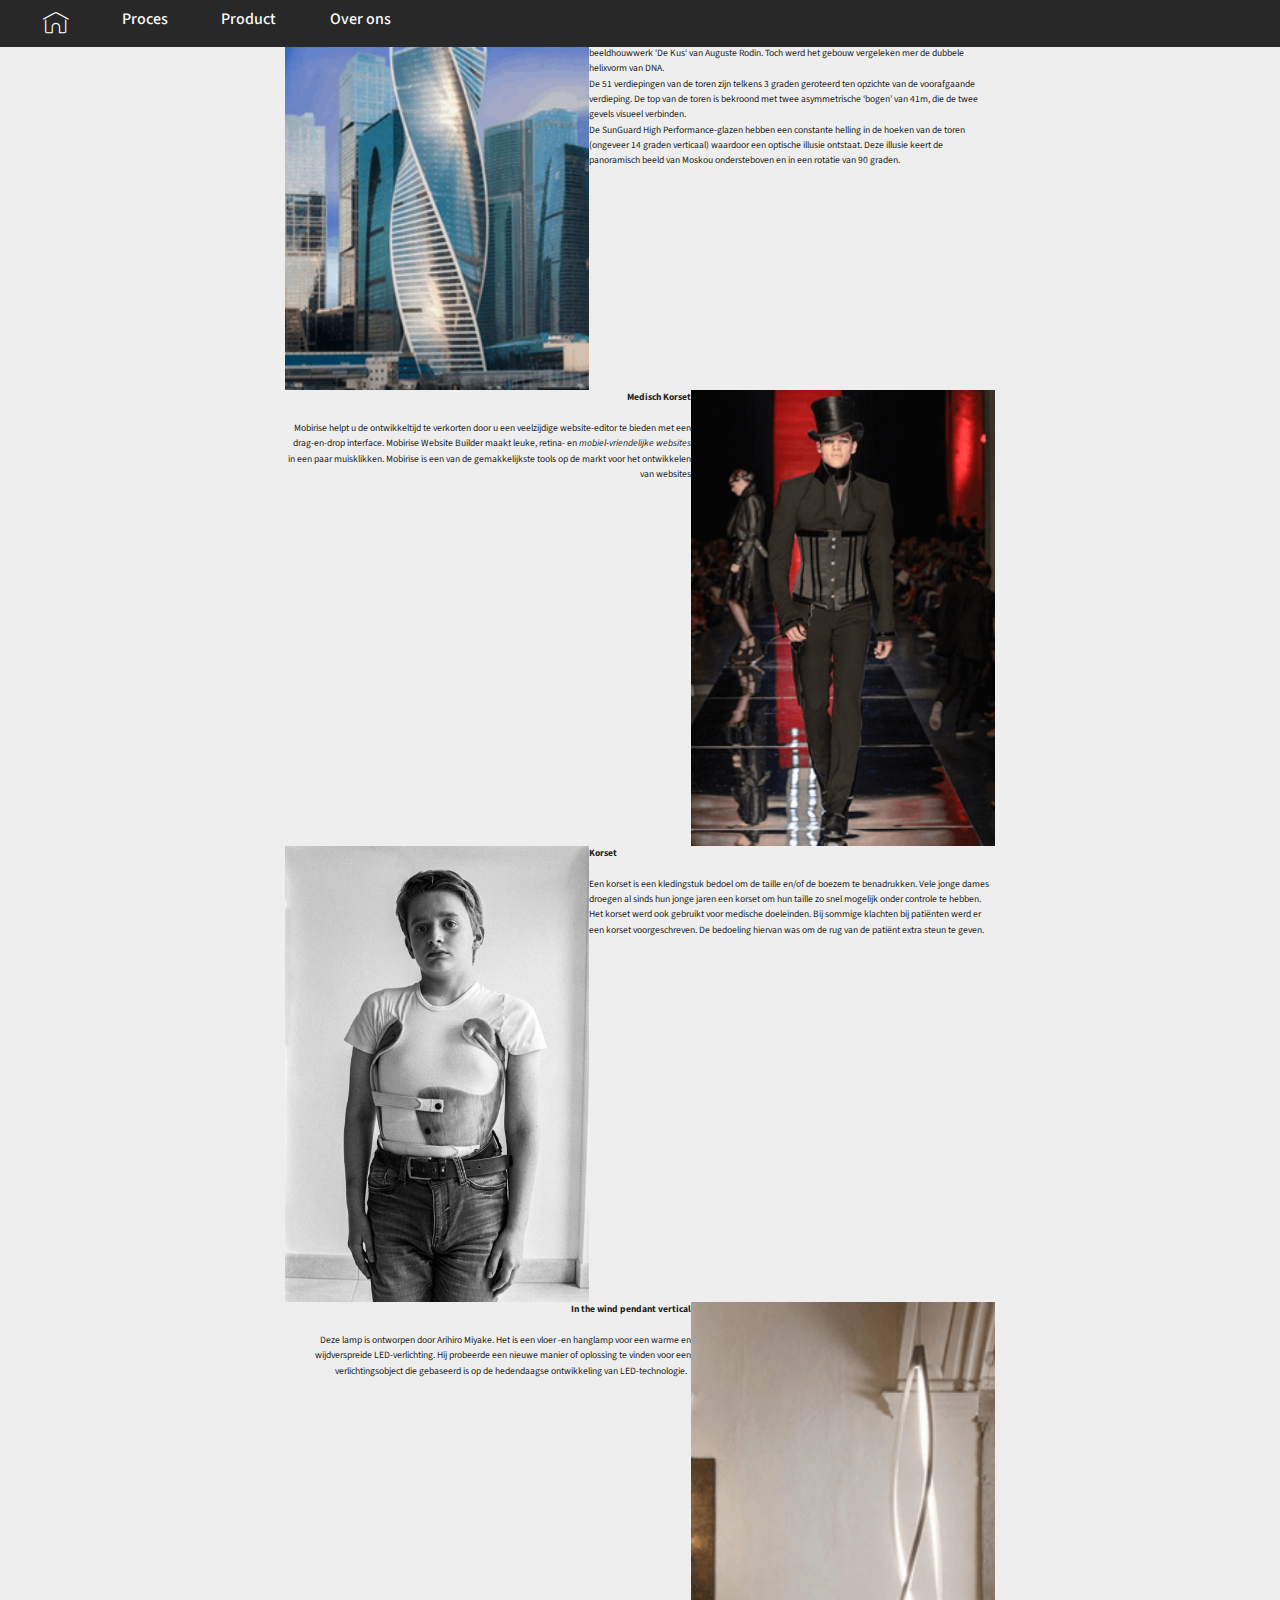
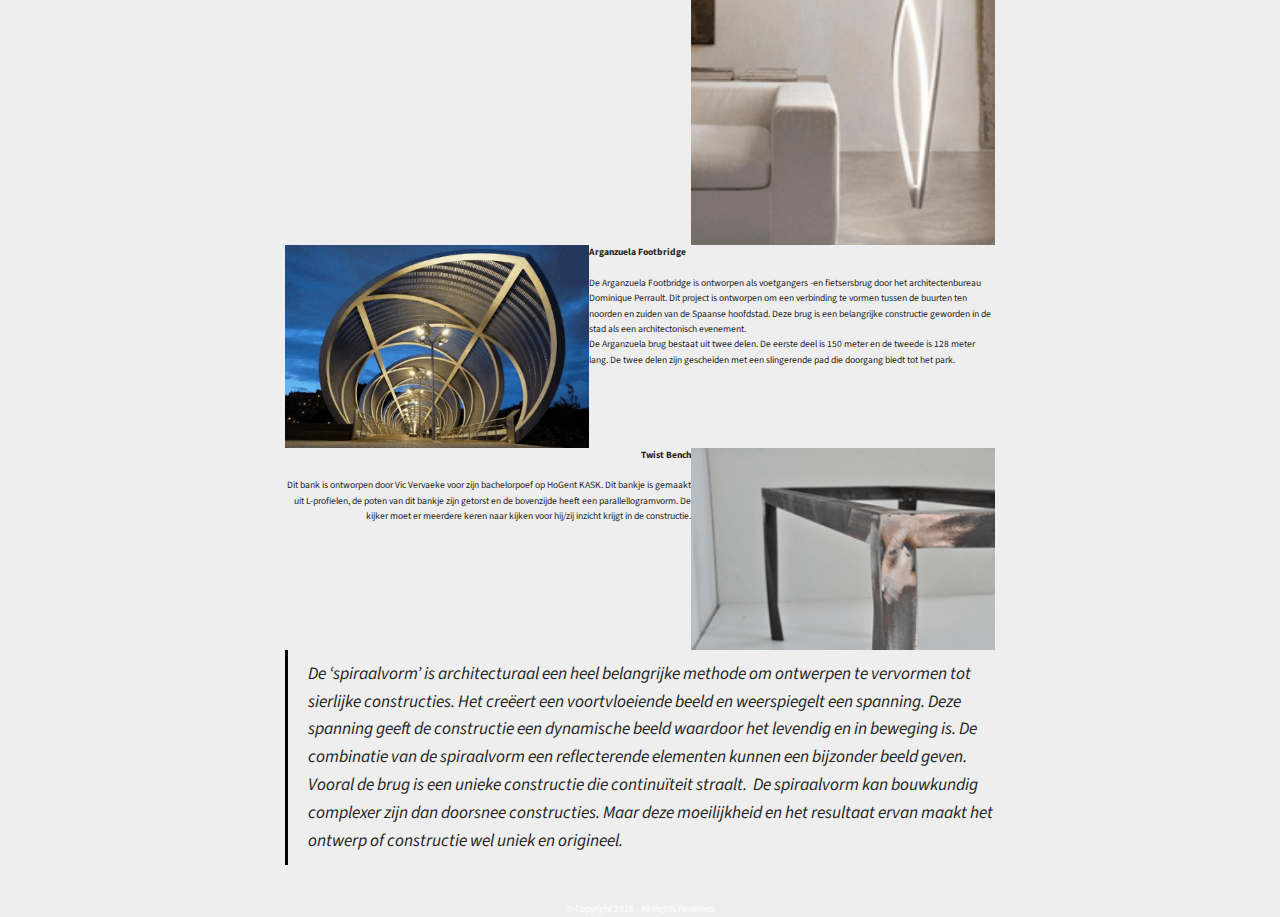
<file: page7.html>
<!DOCTYPE html>
<html >
<head>
  <!-- Site made with Mobirise Website Builder v4.8.7, https://mobirise.com -->
  <meta charset="UTF-8">
  <meta http-equiv="X-UA-Compatible" content="IE=edge">
  <meta name="generator" content="Mobirise v4.8.7, mobirise.com">
  <meta name="viewport" content="width=device-width, initial-scale=1, minimum-scale=1">
  <link rel="shortcut icon" href="assets/images/logu-guud-ps-122x86.png" type="image/x-icon">
  <meta name="description" content="">
  <title>Voorbeeld 2</title>
  <link rel="stylesheet" href="assets/web/assets/mobirise-icons/mobirise-icons.css">
  <link rel="stylesheet" href="assets/tether/tether.min.css">
  <link rel="stylesheet" href="assets/bootstrap/css/bootstrap.min.css">
  <link rel="stylesheet" href="assets/bootstrap/css/bootstrap-grid.min.css">
  <link rel="stylesheet" href="assets/bootstrap/css/bootstrap-reboot.min.css">
  <link rel="stylesheet" href="assets/dropdown/css/style.css">
  <link rel="stylesheet" href="assets/socicon/css/styles.css">
  <link rel="stylesheet" href="assets/theme/css/style.css">
  <link rel="stylesheet" href="assets/mobirise/css/mbr-additional.css" type="text/css">
  
  
  
</head>
<body>
  <section class="menu cid-raBSRj2pPz" once="menu" id="menu2-2b">

    

    <nav class="navbar navbar-expand beta-menu navbar-dropdown align-items-center navbar-fixed-top navbar-toggleable-sm">
        <button class="navbar-toggler navbar-toggler-right" type="button" data-toggle="collapse" data-target="#navbarSupportedContent" aria-controls="navbarSupportedContent" aria-expanded="false" aria-label="Toggle navigation">
            <div class="hamburger">
                <span></span>
                <span></span>
                <span></span>
                <span></span>
            </div>
        </button>
        <div class="menu-logo">
            <div class="navbar-brand">
                
                
            </div>
        </div>
        <div class="collapse navbar-collapse" id="navbarSupportedContent">
            <ul class="navbar-nav nav-dropdown nav-right navbar-nav-top-padding" data-app-modern-menu="true"><li class="nav-item">
                    <a class="nav-link link text-white display-4" href="index.html"><span class="mbri-home mbr-iconfont mbr-iconfont-btn"></span></a>
                </li><li class="nav-item"><a class="nav-link link text-white display-4" href="page4.html">
                        Proces</a></li><li class="nav-item"><a class="nav-link link text-white display-4" href="page5.html">Product</a></li><li class="nav-item">
                    <a class="nav-link link text-white display-4" href="page2.html">
                        Over ons
                    </a>
                </li></ul>
            
        </div>
    </nav>
</section>

<section class="engine"><a href="https://mobirise.info/u">bootstrap html templates</a></section><section class="mbr-section content6 cid-raBSRjtK2I" id="content6-2c">
    
     
    
    <div class="container">
        <div class="media-container-row">
            <div class="col-12 col-md-8">
                <div class="media-container-row">
                    <div class="mbr-figure" style="width: 75%;">
                      <img src="assets/images/unnamed-3-216x277.png" alt="Mobirise" title="">  
                    </div>
                    <div class="media-content">
                        <div class="mbr-section-text">
                            <p class="mbr-text mb-0 mbr-fonts-style display-7"><strong>Evolution Tower</strong><br><strong><br></strong>De Evolution Tower is ontworpen door de Britse architect Tony Kettle. Hij insprieerde zich op het beeldhouwwerk ‘De Kus‘ van Auguste Rodin. Toch werd het gebouw vergeleken mer de dubbele helixvorm van DNA.
<br>De 51 verdiepingen van de toren zijn telkens 3 graden geroteerd ten opzichte van de voorafgaande verdieping. De top van de toren is bekroond met twee asymmetrische ‘bogen’ van 41m, die de twee gevels visueel verbinden.
<br>De SunGuard High Performance-glazen hebben een constante helling in de hoeken van de toren (ongeveer 14 graden verticaal) waardoor een optische illusie ontstaat. Deze illusie keert de panoramisch beeld van Moskou ondersteboven en in een rotatie van 90 graden.&nbsp;<br></p>
                        </div>
                    </div>
                </div>
            </div>
        </div>
    </div>
</section>

<section class="mbr-section content7 cid-raBSRjH1ZT" id="content7-2d">
          
    

    <div class="container">
        <div class="media-container-row">
            <div class="col-12 col-md-8">
                <div class="media-container-row">
                    <div class="media-content">
                        <div class="mbr-section-text">
                            <p class="mbr-text align-right mb-0 mbr-fonts-style display-7"><strong>Medisch Korset</strong><br><strong><br></strong>&nbsp;Mobirise helpt u de ontwikkeltijd te verkorten door u een veelzijdige website-editor te bieden met een drag-en-drop interface. Mobirise Website Builder maakt leuke, retina- en <em>mobiel-vriendelijke websites</em> in een paar muisklikken. Mobirise is een van de gemakkelijkste tools  op de markt voor het ontwikkelen van websites
                            </p>
                        </div>
                    </div>
                    <div class="mbr-figure" style="width: 75%;">
                     <img src="assets/images/unnamed-7-231x346.png" alt="Mobirise" title="">  
                    </div>
                </div>
            </div>
        </div>
    </div>
</section>

<section class="mbr-section content6 cid-raBSRjUjlh" id="content6-2e">
    
     
    
    <div class="container">
        <div class="media-container-row">
            <div class="col-12 col-md-8">
                <div class="media-container-row">
                    <div class="mbr-figure" style="width: 75%;">
                      <img src="assets/images/goede-foto-514x771.jpg" alt="Mobirise" title="">  
                    </div>
                    <div class="media-content">
                        <div class="mbr-section-text">
                            <p class="mbr-text mb-0 mbr-fonts-style display-7"><strong>Korset</strong><br><strong><br></strong>Een korset is een kledingstuk bedoel om de taille en/of de boezem te benadrukken. Vele jonge dames droegen al sinds hun jonge jaren een korset om hun taille zo snel mogelijk onder controle te hebben.
<br>Het korset werd ook gebruikt voor medische doeleinden. Bij sommige klachten bij patiënten werd er een korset voorgeschreven. De bedoeling hiervan was om de rug van de patiënt extra steun te geven.&nbsp;<br></p>
                        </div>
                    </div>
                </div>
            </div>
        </div>
    </div>
</section>

<section class="mbr-section content7 cid-raBTYJJJxy" id="content7-2w">
          
    

    <div class="container">
        <div class="media-container-row">
            <div class="col-12 col-md-8">
                <div class="media-container-row">
                    <div class="media-content">
                        <div class="mbr-section-text">
                            <p class="mbr-text align-right mb-0 mbr-fonts-style display-7"><strong>In the wind pendant vertical</strong><br><strong><br></strong>Deze lamp is ontworpen door Arihiro Miyake. Het is een vloer -en hanglamp voor een warme en wijdverspreide LED-verlichting. Hij probeerde een nieuwe manier of oplossing te vinden voor een verlichtingsobject die gebaseerd is op de hedendaagse ontwikkeling van LED-technologie. &nbsp;<br>
                            </p>
                        </div>
                    </div>
                    <div class="mbr-figure" style="width: 75%;">
                     <img src="assets/images/unnamed-5-185x330.png" alt="Mobirise" title="">  
                    </div>
                </div>
            </div>
        </div>
    </div>
</section>

<section class="mbr-section content6 cid-raBTZhBVZs" id="content6-2x">
    
     
    
    <div class="container">
        <div class="media-container-row">
            <div class="col-12 col-md-8">
                <div class="media-container-row">
                    <div class="mbr-figure" style="width: 75%;">
                      <img src="assets/images/unnamed-4-436x290.png" alt="Mobirise" title="">  
                    </div>
                    <div class="media-content">
                        <div class="mbr-section-text">
                            <p class="mbr-text mb-0 mbr-fonts-style display-7">
                               <strong>Arganzuela Footbridge</strong><br><strong><br></strong>De Arganzuela Footbridge is ontworpen als voetgangers -en fietsersbrug door het architectenbureau Dominique Perrault. Dit project is ontworpen om een verbinding te vormen tussen de buurten ten noorden en zuiden van de Spaanse hoofdstad. Deze brug is een belangrijke constructie geworden in de stad als een architectonisch evenement.
<br>De Arganzuela brug bestaat uit twee delen. De eerste deel is 150 meter en de tweede is 128 meter lang. De twee delen zijn gescheiden met een slingerende pad die doorgang biedt tot het park.&nbsp;<br>
                            </p>
                        </div>
                    </div>
                </div>
            </div>
        </div>
    </div>
</section>

<section class="mbr-section content7 cid-raBVXjaTa5" id="content7-2y">
          
    

    <div class="container">
        <div class="media-container-row">
            <div class="col-12 col-md-8">
                <div class="media-container-row">
                    <div class="media-content">
                        <div class="mbr-section-text">
                            <p class="mbr-text align-right mb-0 mbr-fonts-style display-7">
                               <strong>Twist Bench</strong><br><strong><br></strong>Dit bank is ontworpen door Vic Vervaeke voor zijn bachelorpoef op HoGent KASK. Dit bankje is gemaakt uit L-profielen, de poten van dit bankje zijn getorst en de bovenzijde heeft een parallellogramvorm. De kijker moet er meerdere keren naar kijken voor hij/zij inzicht krijgt in de constructie.<br></p>
                        </div>
                    </div>
                    <div class="mbr-figure" style="width: 75%;">
                     <img src="assets/images/unnamed-6-277x184.png" alt="Mobirise" title="">  
                    </div>
                </div>
            </div>
        </div>
    </div>
</section>

<section class="mbr-section article content1 cid-raSe9aoteZ" id="content2-35">

     

    <div class="container">
        <div class="media-container-row">
            <div class="mbr-text col-12 col-md-8 mbr-fonts-style display-7">
                <blockquote>De ‘spiraalvorm’ is architecturaal een heel belangrijke methode om ontwerpen te vervormen tot sierlijke constructies. Het creëert een voortvloeiende beeld en weerspiegelt een spanning. Deze spanning geeft de constructie een dynamische beeld waardoor het levendig en in beweging is. De combinatie van de spiraalvorm een reflecterende elementen kunnen een bijzonder beeld geven. Vooral de brug is een unieke constructie die continuïteit straalt.
&nbsp;<span style="font-size: 1.09rem;">De spiraalvorm kan bouwkundig complexer zijn dan doorsnee constructies. Maar deze moeilijkheid en het resultaat ervan maakt het ontwerp of constructie wel uniek en origineel.&nbsp;</span></blockquote>
            </div>
        </div>
    </div>
</section>

<section once="" class="cid-rccmr5uNtr" id="footer7-5y">

    

    

    <div class="container">
        <div class="media-container-row align-center mbr-white">
            
            
            <div class="row row-copirayt">
                <p class="mbr-text mb-0 mbr-fonts-style mbr-white align-center display-7">
                    © Copyright 2018 - All Rights Reserved
                </p>
            </div>
        </div>
    </div>
</section>


  <script src="assets/web/assets/jquery/jquery.min.js"></script>
  <script src="assets/popper/popper.min.js"></script>
  <script src="assets/tether/tether.min.js"></script>
  <script src="assets/bootstrap/js/bootstrap.min.js"></script>
  <script src="assets/smoothscroll/smooth-scroll.js"></script>
  <script src="assets/dropdown/js/script.min.js"></script>
  <script src="assets/touchswipe/jquery.touch-swipe.min.js"></script>
  <script src="assets/theme/js/script.js"></script>
  
  
</body>
</html>
</file>
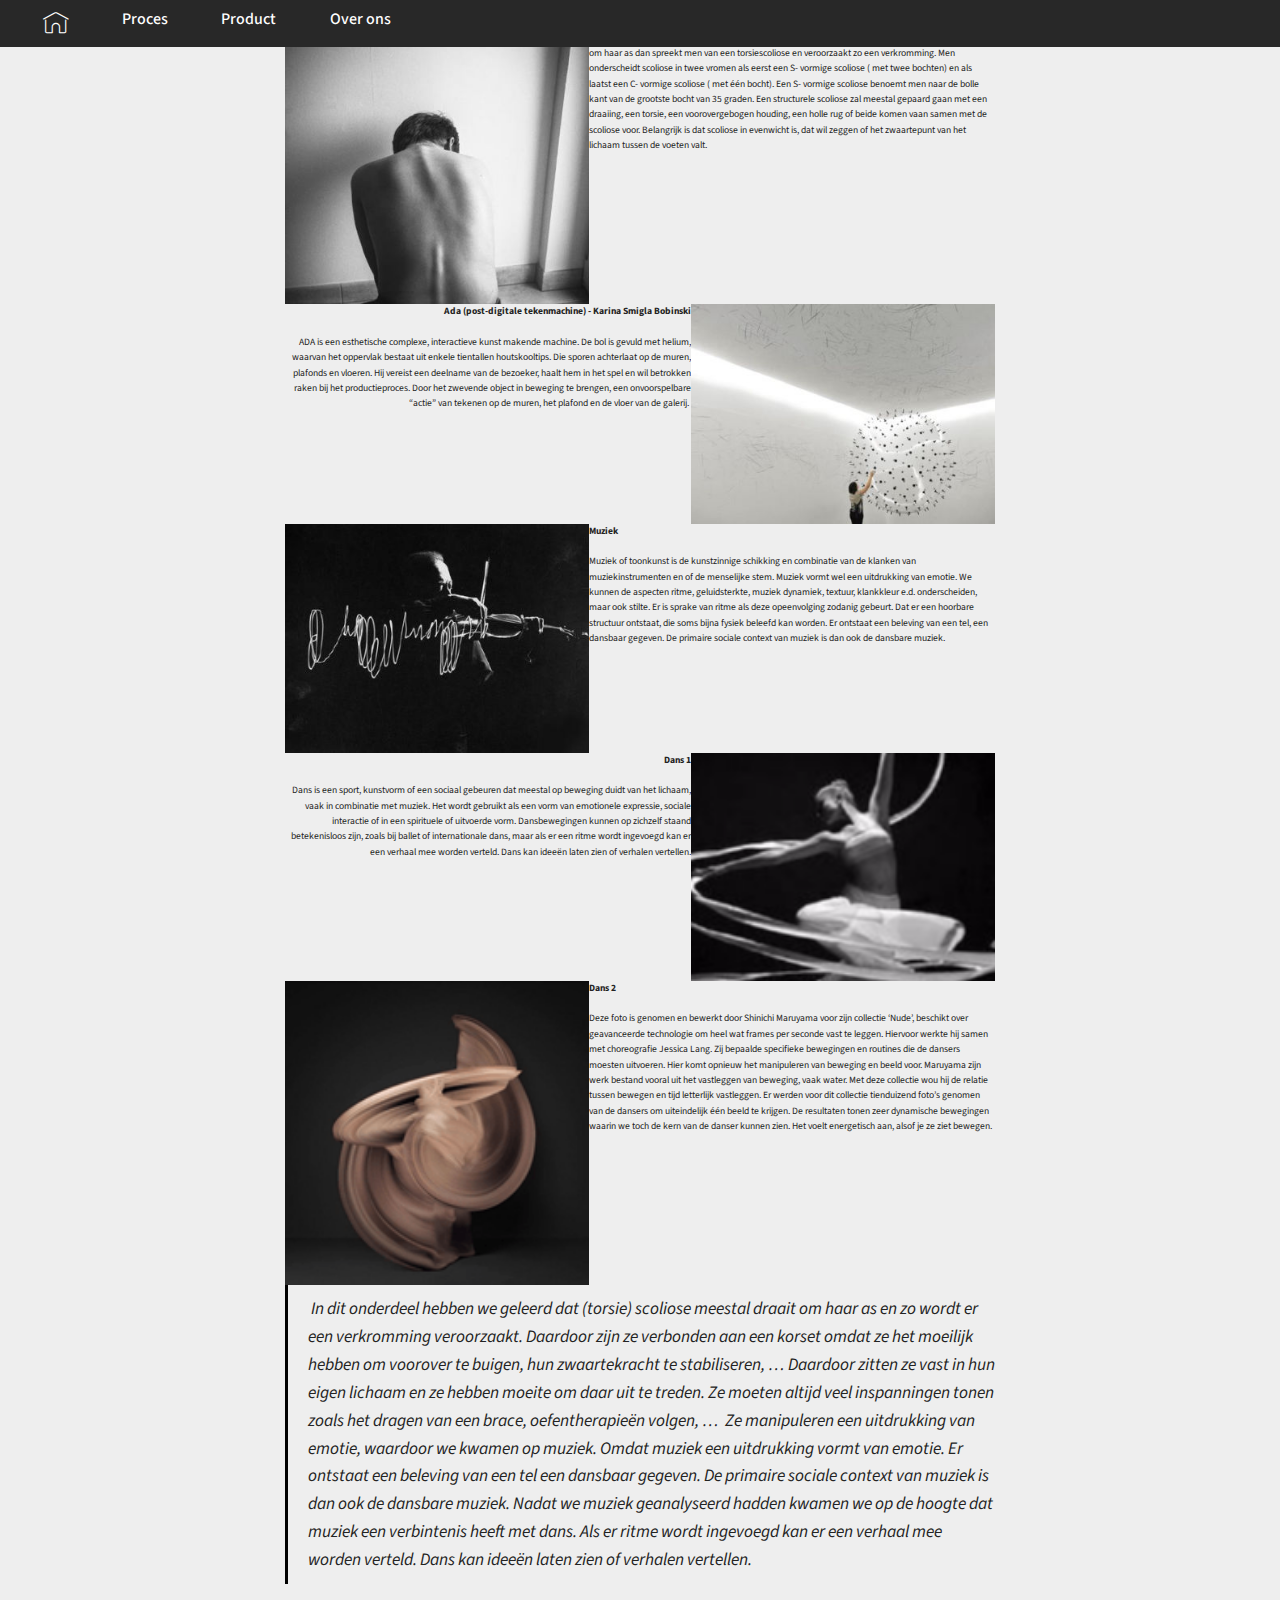
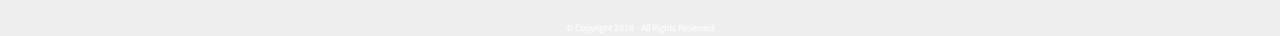
<file: page9.html>
<!DOCTYPE html>
<html >
<head>
  <!-- Site made with Mobirise Website Builder v4.8.7, https://mobirise.com -->
  <meta charset="UTF-8">
  <meta http-equiv="X-UA-Compatible" content="IE=edge">
  <meta name="generator" content="Mobirise v4.8.7, mobirise.com">
  <meta name="viewport" content="width=device-width, initial-scale=1, minimum-scale=1">
  <link rel="shortcut icon" href="assets/images/logu-guud-ps-122x86.png" type="image/x-icon">
  <meta name="description" content="">
  <title>Voorbeeld 4</title>
  <link rel="stylesheet" href="assets/web/assets/mobirise-icons/mobirise-icons.css">
  <link rel="stylesheet" href="assets/tether/tether.min.css">
  <link rel="stylesheet" href="assets/bootstrap/css/bootstrap.min.css">
  <link rel="stylesheet" href="assets/bootstrap/css/bootstrap-grid.min.css">
  <link rel="stylesheet" href="assets/bootstrap/css/bootstrap-reboot.min.css">
  <link rel="stylesheet" href="assets/dropdown/css/style.css">
  <link rel="stylesheet" href="assets/socicon/css/styles.css">
  <link rel="stylesheet" href="assets/theme/css/style.css">
  <link rel="stylesheet" href="assets/mobirise/css/mbr-additional.css" type="text/css">
  
  
  
</head>
<body>
  <section class="menu cid-raBSU2fCiz" once="menu" id="menu2-2p">

    

    <nav class="navbar navbar-expand beta-menu navbar-dropdown align-items-center navbar-fixed-top navbar-toggleable-sm">
        <button class="navbar-toggler navbar-toggler-right" type="button" data-toggle="collapse" data-target="#navbarSupportedContent" aria-controls="navbarSupportedContent" aria-expanded="false" aria-label="Toggle navigation">
            <div class="hamburger">
                <span></span>
                <span></span>
                <span></span>
                <span></span>
            </div>
        </button>
        <div class="menu-logo">
            <div class="navbar-brand">
                
                
            </div>
        </div>
        <div class="collapse navbar-collapse" id="navbarSupportedContent">
            <ul class="navbar-nav nav-dropdown nav-right navbar-nav-top-padding" data-app-modern-menu="true"><li class="nav-item">
                    <a class="nav-link link text-white display-4" href="index.html"><span class="mbri-home mbr-iconfont mbr-iconfont-btn"></span></a>
                </li><li class="nav-item"><a class="nav-link link text-white display-4" href="page4.html">
                        Proces</a></li><li class="nav-item"><a class="nav-link link text-white display-4" href="page5.html">Product</a></li><li class="nav-item">
                    <a class="nav-link link text-white display-4" href="page2.html">
                        Over ons
                    </a>
                </li></ul>
            
        </div>
    </nav>
</section>

<section class="engine"><a href="https://mobirise.info/i">site creation software</a></section><section class="mbr-section content6 cid-raBSU2vmVM" id="content6-2q">
    
     
    
    <div class="container">
        <div class="media-container-row">
            <div class="col-12 col-md-8">
                <div class="media-container-row">
                    <div class="mbr-figure" style="width: 75%;">
                      <img src="assets/images/unnamed-376x376.jpg" alt="Mobirise" title="">  
                    </div>
                    <div class="media-content">
                        <div class="mbr-section-text">
                            <p class="mbr-text mb-0 mbr-fonts-style display-7"><strong>Scoliose</strong><br><strong><br></strong>Scoliose is een zijdelingse verkromming van de rug (wervelkolom). De wervelkolom draait meestal ook om haar as dan spreekt men van een torsiescoliose en veroorzaakt zo een verkromming. Men onderscheidt scoliose in twee vromen als eerst een S- vormige scoliose ( met twee bochten) en als laatst een C- vormige scoliose ( met één bocht). Een S- vormige scoliose benoemt men naar de bolle kant van de grootste bocht van 35 graden. Een structurele scoliose zal meestal gepaard gaan met een draaiing, een torsie, een voorovergebogen houding, een holle rug of beide komen vaan samen met de scoliose voor. Belangrijk is dat scoliose in evenwicht is, dat wil zeggen of het zwaartepunt van het lichaam tussen de voeten valt.&nbsp;<br></p>
                        </div>
                    </div>
                </div>
            </div>
        </div>
    </div>
</section>

<section class="mbr-section content7 cid-raBSU2FmzL" id="content7-2r">
          
    

    <div class="container">
        <div class="media-container-row">
            <div class="col-12 col-md-8">
                <div class="media-container-row">
                    <div class="media-content">
                        <div class="mbr-section-text">
                            <p class="mbr-text align-right mb-0 mbr-fonts-style display-7"><strong>Ada (post-digitale tekenmachine) - Karina Smigla Bobinski</strong><br><strong><br></strong>ADA is een esthetische complexe, interactieve kunst makende machine. De bol is gevuld met helium, waarvan het oppervlak bestaat uit enkele tientallen houtskooltips. Die sporen achterlaat op de muren, plafonds en vloeren. Hij vereist een deelname van de bezoeker, haalt hem in het spel en wil betrokken raken bij het productieproces. Door het zwevende object in beweging te brengen, een onvoorspelbare “actie” van tekenen op de muren, het plafond en de vloer van de galerij.&nbsp;<br>
                            </p>
                        </div>
                    </div>
                    <div class="mbr-figure" style="width: 75%;">
                     <img src="assets/images/unnamed-1-376x271.jpg" alt="Mobirise" title="">  
                    </div>
                </div>
            </div>
        </div>
    </div>
</section>

<section class="mbr-section content6 cid-raBSU2P8AG" id="content6-2s">
    
     
    
    <div class="container">
        <div class="media-container-row">
            <div class="col-12 col-md-8">
                <div class="media-container-row">
                    <div class="mbr-figure" style="width: 75%;">
                      <img src="assets/images/unnamed-2-376x283.jpg" alt="Mobirise" title="">  
                    </div>
                    <div class="media-content">
                        <div class="mbr-section-text">
                            <p class="mbr-text mb-0 mbr-fonts-style display-7"><strong>Muziek</strong><br><strong><br></strong>Muziek of toonkunst is de kunstzinnige schikking en combinatie van de klanken van muziekinstrumenten en of de menselijke stem. Muziek vormt wel een uitdrukking van emotie. We kunnen de aspecten ritme, geluidsterkte, muziek dynamiek, textuur, klankkleur e.d. onderscheiden, maar ook stilte. Er is sprake van ritme als deze opeenvolging zodanig gebeurt. Dat er een hoorbare structuur ontstaat, die soms bijna fysiek beleefd kan worden. Er ontstaat een beleving van een tel, een dansbaar gegeven. De primaire sociale context van muziek is dan ook de dansbare muziek.<br></p>
                        </div>
                    </div>
                </div>
            </div>
        </div>
    </div>
</section>

<section class="mbr-section content7 cid-raBYrZHoeq" id="content7-30">
          
    

    <div class="container">
        <div class="media-container-row">
            <div class="col-12 col-md-8">
                <div class="media-container-row">
                    <div class="media-content">
                        <div class="mbr-section-text">
                            <p class="mbr-text align-right mb-0 mbr-fonts-style display-7"><strong>Dans 1</strong><br><strong><br></strong>Dans is een sport, kunstvorm of een sociaal gebeuren dat meestal op beweging duidt van het lichaam, vaak in combinatie met muziek. Het wordt gebruikt als een vorm van emotionele expressie, sociale interactie of in een spirituele of uitvoerde vorm. Dansbewegingen kunnen op zichzelf staand betekenisloos zijn, zoals bij ballet of internationale dans, maar als er een ritme wordt ingevoegd kan er een verhaal mee worden verteld. Dans kan ideeën laten zien of verhalen vertellen.<br></p>
                        </div>
                    </div>
                    <div class="mbr-figure" style="width: 75%;">
                     <img src="assets/images/unnamed-3-283x341.jpg" alt="Mobirise" title="">  
                    </div>
                </div>
            </div>
        </div>
    </div>
</section>

<section class="mbr-section content6 cid-raBYssthNJ" id="content6-31">
    
     
    
    <div class="container">
        <div class="media-container-row">
            <div class="col-12 col-md-8">
                <div class="media-container-row">
                    <div class="mbr-figure" style="width: 75%;">
                      <img src="assets/images/unnamed-13-181x181.png" alt="Mobirise" title="">  
                    </div>
                    <div class="media-content">
                        <div class="mbr-section-text">
                            <p class="mbr-text mb-0 mbr-fonts-style display-7">
                               <strong>Dans 2</strong>&nbsp;<br><br>Deze foto is genomen en bewerkt door Shinichi Maruyama voor zijn collectie ‘Nude’, beschikt over geavanceerde technologie om heel wat frames per seconde vast te leggen. Hiervoor werkte hij samen met choreografie Jessica Lang. Zij bepaalde specifieke bewegingen en routines die de dansers moesten uitvoeren. Hier komt opnieuw het manipuleren van beweging en beeld voor. Maruyama zijn werk bestand vooral uit het vastleggen van beweging, vaak water. Met deze collectie wou hij de relatie tussen bewegen en tijd letterlijk vastleggen. Er werden voor dit collectie tienduizend foto’s genomen van de dansers om uiteindelijk één beeld te krijgen. De resultaten tonen zeer dynamische bewegingen waarin we toch de kern van de danser kunnen zien. Het voelt energetisch aan, alsof je ze ziet bewegen.<br></p>
                        </div>
                    </div>
                </div>
            </div>
        </div>
    </div>
</section>

<section class="mbr-section article content1 cid-raSfjfsMmN" id="content2-36">

     

    <div class="container">
        <div class="media-container-row">
            <div class="mbr-text col-12 col-md-8 mbr-fonts-style display-7">
                <blockquote>&nbsp;In dit onderdeel hebben we geleerd dat (torsie) scoliose meestal draait om haar as en zo wordt er een verkromming veroorzaakt. Daardoor zijn ze verbonden 
<span style="font-size: 1.09rem;">aan een korset omdat ze het moeilijk hebben om voorover te buigen, hun zwaartekracht te stabiliseren, … Daardoor zitten ze vast in hun eigen lichaam en ze hebben moeite om daar uit te treden. Ze moeten altijd veel inspanningen tonen zoals het dragen van een brace, oefentherapieën volgen, … &nbsp;</span><span style="font-size: 1.09rem;">Ze manipuleren een uitdrukking van emotie, waardoor we kwamen op muziek. Omdat muziek een uitdrukking vormt van emotie. Er ontstaat een beleving van een tel een dansbaar gegeven. De primaire sociale context van muziek is dan ook de dansbare muziek. Nadat we muziek geanalyseerd hadden kwamen we op de hoogte dat muziek een verbintenis heeft met dans. Als er ritme wordt ingevoegd kan er een verhaal mee worden verteld. Dans kan ideeën laten zien of verhalen vertellen.&nbsp;</span></blockquote>
            </div>
        </div>
    </div>
</section>

<section once="" class="cid-rccmxc0Izd" id="footer7-60">

    

    

    <div class="container">
        <div class="media-container-row align-center mbr-white">
            
            
            <div class="row row-copirayt">
                <p class="mbr-text mb-0 mbr-fonts-style mbr-white align-center display-7">
                    © Copyright 2018 - All Rights Reserved
                </p>
            </div>
        </div>
    </div>
</section>


  <script src="assets/web/assets/jquery/jquery.min.js"></script>
  <script src="assets/popper/popper.min.js"></script>
  <script src="assets/tether/tether.min.js"></script>
  <script src="assets/bootstrap/js/bootstrap.min.js"></script>
  <script src="assets/smoothscroll/smooth-scroll.js"></script>
  <script src="assets/dropdown/js/script.min.js"></script>
  <script src="assets/touchswipe/jquery.touch-swipe.min.js"></script>
  <script src="assets/theme/js/script.js"></script>
  
  
</body>
</html>
</file>
<file: assets/socicon/css/styles.css>
@charset "UTF-8";

@font-face {
  font-family: "socicon";
  src:url("../fonts/socicon.eot");
  src:url("../fonts/socicon.eot?#iefix") format("embedded-opentype"),
    url("../fonts/socicon.woff") format("woff"),
    url("../fonts/socicon.ttf") format("truetype"),
    url("../fonts/socicon.svg#socicon") format("svg");
  font-weight: normal;
  font-style: normal;

}

[data-icon]:before {
  font-family: "socicon" !important;
  content: attr(data-icon);
  font-style: normal !important;
  font-weight: normal !important;
  font-variant: normal !important;
  text-transform: none !important;
  speak: none;
  line-height: 1;
  -webkit-font-smoothing: antialiased;
  -moz-osx-font-smoothing: grayscale;
}

[class^="socicon-"]:before,
[class*=" socicon-"]:before {
  font-family: "socicon" !important;
  font-style: normal !important;
  font-weight: normal !important;
  font-variant: normal !important;
  text-transform: none !important;
  speak: none;
  line-height: 1;
  -webkit-font-smoothing: antialiased;
  -moz-osx-font-smoothing: grayscale;
}

.socicon-modelmayhem:before {
  content: "\e000";
}
.socicon-mixcloud:before {
  content: "\e001";
}
.socicon-drupal:before {
  content: "\e002";
}
.socicon-swarm:before {
  content: "\e003";
}
.socicon-istock:before {
  content: "\e004";
}
.socicon-yammer:before {
  content: "\e005";
}
.socicon-ello:before {
  content: "\e006";
}
.socicon-stackoverflow:before {
  content: "\e007";
}
.socicon-persona:before {
  content: "\e008";
}
.socicon-triplej:before {
  content: "\e009";
}
.socicon-houzz:before {
  content: "\e00a";
}
.socicon-rss:before {
  content: "\e00b";
}
.socicon-paypal:before {
  content: "\e00c";
}
.socicon-odnoklassniki:before {
  content: "\e00d";
}
.socicon-airbnb:before {
  content: "\e00e";
}
.socicon-periscope:before {
  content: "\e00f";
}
.socicon-outlook:before {
  content: "\e010";
}
.socicon-coderwall:before {
  content: "\e011";
}
.socicon-tripadvisor:before {
  content: "\e012";
}
.socicon-appnet:before {
  content: "\e013";
}
.socicon-goodreads:before {
  content: "\e014";
}
.socicon-tripit:before {
  content: "\e015";
}
.socicon-lanyrd:before {
  content: "\e016";
}
.socicon-slideshare:before {
  content: "\e017";
}
.socicon-buffer:before {
  content: "\e018";
}
.socicon-disqus:before {
  content: "\e019";
}
.socicon-vkontakte:before {
  content: "\e01a";
}
.socicon-whatsapp:before {
  content: "\e01b";
}
.socicon-patreon:before {
  content: "\e01c";
}
.socicon-storehouse:before {
  content: "\e01d";
}
.socicon-pocket:before {
  content: "\e01e";
}
.socicon-mail:before {
  content: "\e01f";
}
.socicon-blogger:before {
  content: "\e020";
}
.socicon-technorati:before {
  content: "\e021";
}
.socicon-reddit:before {
  content: "\e022";
}
.socicon-dribbble:before {
  content: "\e023";
}
.socicon-stumbleupon:before {
  content: "\e024";
}
.socicon-digg:before {
  content: "\e025";
}
.socicon-envato:before {
  content: "\e026";
}
.socicon-behance:before {
  content: "\e027";
}
.socicon-delicious:before {
  content: "\e028";
}
.socicon-deviantart:before {
  content: "\e029";
}
.socicon-forrst:before {
  content: "\e02a";
}
.socicon-play:before {
  content: "\e02b";
}
.socicon-zerply:before {
  content: "\e02c";
}
.socicon-wikipedia:before {
  content: "\e02d";
}
.socicon-apple:before {
  content: "\e02e";
}
.socicon-flattr:before {
  content: "\e02f";
}
.socicon-github:before {
  content: "\e030";
}
.socicon-renren:before {
  content: "\e031";
}
.socicon-friendfeed:before {
  content: "\e032";
}
.socicon-newsvine:before {
  content: "\e033";
}
.socicon-identica:before {
  content: "\e034";
}
.socicon-bebo:before {
  content: "\e035";
}
.socicon-zynga:before {
  content: "\e036";
}
.socicon-steam:before {
  content: "\e037";
}
.socicon-xbox:before {
  content: "\e038";
}
.socicon-windows:before {
  content: "\e039";
}
.socicon-qq:before {
  content: "\e03a";
}
.socicon-douban:before {
  content: "\e03b";
}
.socicon-meetup:before {
  content: "\e03c";
}
.socicon-playstation:before {
  content: "\e03d";
}
.socicon-android:before {
  content: "\e03e";
}
.socicon-snapchat:before {
  content: "\e03f";
}
.socicon-twitter:before {
  content: "\e040";
}
.socicon-facebook:before {
  content: "\e041";
}
.socicon-googleplus:before {
  content: "\e042";
}
.socicon-pinterest:before {
  content: "\e043";
}
.socicon-foursquare:before {
  content: "\e044";
}
.socicon-yahoo:before {
  content: "\e045";
}
.socicon-skype:before {
  content: "\e046";
}
.socicon-yelp:before {
  content: "\e047";
}
.socicon-feedburner:before {
  content: "\e048";
}
.socicon-linkedin:before {
  content: "\e049";
}
.socicon-viadeo:before {
  content: "\e04a";
}
.socicon-xing:before {
  content: "\e04b";
}
.socicon-myspace:before {
  content: "\e04c";
}
.socicon-soundcloud:before {
  content: "\e04d";
}
.socicon-spotify:before {
  content: "\e04e";
}
.socicon-grooveshark:before {
  content: "\e04f";
}
.socicon-lastfm:before {
  content: "\e050";
}
.socicon-youtube:before {
  content: "\e051";
}
.socicon-vimeo:before {
  content: "\e052";
}
.socicon-dailymotion:before {
  content: "\e053";
}
.socicon-vine:before {
  content: "\e054";
}
.socicon-flickr:before {
  content: "\e055";
}
.socicon-500px:before {
  content: "\e056";
}
.socicon-wordpress:before {
  content: "\e058";
}
.socicon-tumblr:before {
  content: "\e059";
}
.socicon-twitch:before {
  content: "\e05a";
}
.socicon-8tracks:before {
  content: "\e05b";
}
.socicon-amazon:before {
  content: "\e05c";
}
.socicon-icq:before {
  content: "\e05d";
}
.socicon-smugmug:before {
  content: "\e05e";
}
.socicon-ravelry:before {
  content: "\e05f";
}
.socicon-weibo:before {
  content: "\e060";
}
.socicon-baidu:before {
  content: "\e061";
}
.socicon-angellist:before {
  content: "\e062";
}
.socicon-ebay:before {
  content: "\e063";
}
.socicon-imdb:before {
  content: "\e064";
}
.socicon-stayfriends:before {
  content: "\e065";
}
.socicon-residentadvisor:before {
  content: "\e066";
}
.socicon-google:before {
  content: "\e067";
}
.socicon-yandex:before {
  content: "\e068";
}
.socicon-sharethis:before {
  content: "\e069";
}
.socicon-bandcamp:before {
  content: "\e06a";
}
.socicon-itunes:before {
  content: "\e06b";
}
.socicon-deezer:before {
  content: "\e06c";
}
.socicon-telegram:before {
  content: "\e06e";
}
.socicon-openid:before {
  content: "\e06f";
}
.socicon-amplement:before {
  content: "\e070";
}
.socicon-viber:before {
  content: "\e071";
}
.socicon-zomato:before {
  content: "\e072";
}
.socicon-draugiem:before {
  content: "\e074";
}
.socicon-endomodo:before {
  content: "\e075";
}
.socicon-filmweb:before {
  content: "\e076";
}
.socicon-stackexchange:before {
  content: "\e077";
}
.socicon-wykop:before {
  content: "\e078";
}
.socicon-teamspeak:before {
  content: "\e079";
}
.socicon-teamviewer:before {
  content: "\e07a";
}
.socicon-ventrilo:before {
  content: "\e07b";
}
.socicon-younow:before {
  content: "\e07c";
}
.socicon-raidcall:before {
  content: "\e07d";
}
.socicon-mumble:before {
  content: "\e07e";
}
.socicon-medium:before {
  content: "\e06d";
}
.socicon-bebee:before {
  content: "\e07f";
}
.socicon-hitbox:before {
  content: "\e080";
}
.socicon-reverbnation:before {
  content: "\e081";
}
.socicon-formulr:before {
  content: "\e082";
}
.socicon-instagram:before {
  content: "\e057";
}
.socicon-battlenet:before {
  content: "\e083";
}
.socicon-chrome:before {
  content: "\e084";
}
.socicon-discord:before {
  content: "\e086";
}
.socicon-issuu:before {
  content: "\e087";
}
.socicon-macos:before {
  content: "\e088";
}
.socicon-firefox:before {
  content: "\e089";
}
.socicon-opera:before {
  content: "\e08d";
}
.socicon-keybase:before {
  content: "\e090";
}
.socicon-alliance:before {
  content: "\e091";
}
.socicon-livejournal:before {
  content: "\e092";
}
.socicon-googlephotos:before {
  content: "\e093";
}
.socicon-horde:before {
  content: "\e094";
}
.socicon-etsy:before {
  content: "\e095";
}
.socicon-zapier:before {
  content: "\e096";
}
.socicon-google-scholar:before {
  content: "\e097";
}
.socicon-researchgate:before {
  content: "\e098";
}
.socicon-wechat:before {
  content: "\e099";
}
.socicon-strava:before {
  content: "\e09a";
}
.socicon-line:before {
  content: "\e09b";
}
.socicon-lyft:before {
  content: "\e09c";
}
.socicon-uber:before {
  content: "\e09d";
}
.socicon-songkick:before {
  content: "\e09e";
}
.socicon-viewbug:before {
  content: "\e09f";
}
.socicon-googlegroups:before {
  content: "\e0a0";
}
.socicon-quora:before {
  content: "\e073";
}
.socicon-diablo:before {
  content: "\e085";
}
.socicon-blizzard:before {
  content: "\e0a1";
}
.socicon-hearthstone:before {
  content: "\e08b";
}
.socicon-heroes:before {
  content: "\e08a";
}
.socicon-overwatch:before {
  content: "\e08c";
}
.socicon-warcraft:before {
  content: "\e08e";
}
.socicon-starcraft:before {
  content: "\e08f";
}
.socicon-beam:before {
  content: "\e0a2";
}
.socicon-curse:before {
  content: "\e0a3";
}
.socicon-player:before {
  content: "\e0a4";
}
.socicon-streamjar:before {
  content: "\e0a5";
}
.socicon-nintendo:before {
  content: "\e0a6";
}
.socicon-hellocoton:before {
  content: "\e0a7";
}
</file>
<file: assets/theme/css/style.css>
/*!
 * Mobirise v4 theme (https://mobirise.com/)
 * Copyright 2017 Mobirise
 */
section {
  background-color: #eeeeee; }

section,
.container,
.container-fluid {
  position: relative;
  word-wrap: break-word; }

a.mbr-iconfont:hover {
  text-decoration: none; }

.article .lead p, .article .lead ul, .article .lead ol, .article .lead pre, .article .lead blockquote {
  margin-bottom: 0; }

a {
  font-style: normal;
  font-weight: 400;
  cursor: pointer; }
  a, a:hover {
    text-decoration: none; }

figure {
  margin-bottom: 0; }

body {
  color: #232323; }

h1, h2, h3, h4, h5, h6,
.h1, .h2, .h3, .h4, .h5, .h6,
.display-1, .display-2, .display-3, .display-4 {
  line-height: 1;
  word-break: break-word;
  word-wrap: break-word; }

b, strong {
  font-weight: bold; }

blockquote {
  padding: 10px 0 10px 20px;
  position: relative;
  border-left: 2px solid;
  border-color: #ff3366; }

input:-webkit-autofill, input:-webkit-autofill:hover, input:-webkit-autofill:focus, input:-webkit-autofill:active {
  transition-delay: 9999s;
  transition-property: background-color, color; }

textarea[type="hidden"] {
  display: none; }

body {
  position: relative; }

section {
  background-position: 50% 50%;
  background-repeat: no-repeat;
  background-size: cover; }
  section .mbr-background-video,
  section .mbr-background-video-preview {
    position: absolute;
    bottom: 0;
    left: 0;
    right: 0;
    top: 0; }

.hidden {
  visibility: hidden; }

.mbr-z-index20 {
  z-index: 20; }

/*! Base colors */
.mbr-white {
  color: #ffffff; }

.mbr-black {
  color: #000000; }

.mbr-bg-white {
  background-color: #ffffff; }

.mbr-bg-black {
  background-color: #000000; }

/*! Text-aligns */
.align-left {
  text-align: left; }

.align-center {
  text-align: center; }

.align-right {
  text-align: right; }

@media (max-width: 767px) {
  .align-left, .align-center, .align-right, .mbr-section-btn, .mbr-section-title {
    text-align: center; } }
/*! Font-weight  */
.mbr-light {
  font-weight: 300; }

.mbr-regular {
  font-weight: 400; }

.mbr-semibold {
  font-weight: 500; }

.mbr-bold {
  font-weight: 700; }

/*! Media  */
.media-size-item {
  -webkit-flex: 1 1 auto;
  -moz-flex: 1 1 auto;
  -ms-flex: 1 1 auto;
  -o-flex: 1 1 auto;
  flex: 1 1 auto; }

.media-content {
  -webkit-flex-basis: 100%;
  flex-basis: 100%; }

.media-container-row {
  display: -ms-flexbox;
  display: -webkit-flex;
  display: flex;
  -webkit-flex-direction: row;
  -ms-flex-direction: row;
  flex-direction: row;
  -webkit-flex-wrap: wrap;
  -ms-flex-wrap: wrap;
  flex-wrap: wrap;
  -webkit-justify-content: center;
  -ms-flex-pack: center;
  justify-content: center;
  -webkit-align-content: center;
  -ms-flex-line-pack: center;
  align-content: center;
  -webkit-align-items: start;
  -ms-flex-align: start;
  align-items: start; }
  .media-container-row .media-size-item {
    width: 400px; }

.media-container-column {
  display: -ms-flexbox;
  display: -webkit-flex;
  display: flex;
  -webkit-flex-direction: column;
  -ms-flex-direction: column;
  flex-direction: column;
  -webkit-flex-wrap: wrap;
  -ms-flex-wrap: wrap;
  flex-wrap: wrap;
  -webkit-justify-content: center;
  -ms-flex-pack: center;
  justify-content: center;
  -webkit-align-content: center;
  -ms-flex-line-pack: center;
  align-content: center;
  -webkit-align-items: stretch;
  -ms-flex-align: stretch;
  align-items: stretch; }
  .media-container-column > * {
    width: 100%; }

@media (min-width: 992px) {
  .media-container-row {
    -webkit-flex-wrap: nowrap;
    -ms-flex-wrap: nowrap;
    flex-wrap: nowrap; } }
figure {
  overflow: hidden; }

figure[mbr-media-size] {
  transition: width 0.1s; }

.mbr-figure img, .mbr-figure iframe {
  display: block;
  width: 100%; }

.card {
  background-color: transparent;
  border: none; }

.card-img {
  text-align: center;
  flex-shrink: 0;
  -webkit-flex-shrink: 0; }

.media {
  max-width: 100%;
  margin: 0 auto; }

.mbr-figure {
  -ms-flex-item-align: center;
  -ms-grid-row-align: center;
  -webkit-align-self: center;
  align-self: center; }

.media-container > div {
  max-width: 100%; }

.mbr-figure img, .card-img img {
  width: 100%; }

@media (max-width: 991px) {
  .media-size-item {
    width: auto !important; }

  .media {
    width: auto; }

  .mbr-figure {
    width: 100% !important; } }
/*! Buttons */
.mbr-section-btn {
  margin-left: -.25rem;
  margin-right: -.25rem;
  font-size: 0; }

nav .mbr-section-btn {
  margin-left: 0rem;
  margin-right: 0rem; }

/*! Btn icon margin */
.btn .mbr-iconfont, .btn.btn-sm .mbr-iconfont {
  cursor: pointer;
  margin-right: 0.5rem; }

.btn.btn-md .mbr-iconfont, .btn.btn-md .mbr-iconfont {
  margin-right: 0.8rem; }

.mbr-regular {
  font-weight: 400; }

.mbr-semibold {
  font-weight: 500; }

.mbr-bold {
  font-weight: 700; }

[type="submit"] {
  -webkit-appearance: none; }

/*! Full-screen */
.mbr-fullscreen .mbr-overlay {
  min-height: 100vh; }

.mbr-fullscreen {
  display: flex;
  display: -webkit-flex;
  display: -moz-flex;
  display: -ms-flex;
  display: -o-flex;
  align-items: center;
  -webkit-align-items: center;
  min-height: 100vh;
  padding-top: 3rem;
  padding-bottom: 3rem; }

/*! Map */
.map {
  height: 25rem;
  position: relative; }
  .map iframe {
    width: 100%;
    height: 100%; }

/* Form */
.form-asterisk {
  font-family: initial;
  position: absolute;
  top: -2px;
  font-weight: normal; }

/*! Scroll to top arrow */
.mbr-arrow-up {
  bottom: 25px;
  right: 90px;
  position: fixed;
  text-align: right;
  z-index: 5000;
  color: #ffffff;
  font-size: 32px;
  transform: rotate(180deg);
  -webkit-transform: rotate(180deg); }

.mbr-arrow-up a {
  background: rgba(0, 0, 0, 0.2);
  border-radius: 3px;
  color: #fff;
  display: inline-block;
  height: 60px;
  width: 60px;
  outline-style: none !important;
  position: relative;
  text-decoration: none;
  transition: all .3s ease-in-out;
  cursor: pointer;
  text-align: center; }
  .mbr-arrow-up a:hover {
    background-color: rgba(0, 0, 0, 0.4); }
  .mbr-arrow-up a i {
    line-height: 60px; }

.mbr-arrow-up-icon {
  display: block;
  color: #fff; }

.mbr-arrow-up-icon::before {
  content: "\203a";
  display: inline-block;
  font-family: serif;
  font-size: 32px;
  line-height: 1;
  font-style: normal;
  position: relative;
  top: 6px;
  left: -4px;
  -webkit-transform: rotate(-90deg);
  transform: rotate(-90deg); }

/*! Arrow Down */
.mbr-arrow {
  position: absolute;
  bottom: 45px;
  left: 50%;
  width: 60px;
  height: 60px;
  cursor: pointer;
  background-color: rgba(80, 80, 80, 0.5);
  border-radius: 50%;
  -webkit-transform: translateX(-50%);
  transform: translateX(-50%); }
  .mbr-arrow > a {
    display: inline-block;
    text-decoration: none;
    outline-style: none;
    -webkit-animation: arrowdown 1.7s ease-in-out infinite;
    animation: arrowdown 1.7s ease-in-out infinite; }
    .mbr-arrow > a > i {
      position: absolute;
      top: -2px;
      left: 15px;
      font-size: 2rem; }

@keyframes arrowdown {
  0% {
    transform: translateY(0px);
    -webkit-transform: translateY(0px); }
  50% {
    transform: translateY(-5px);
    -webkit-transform: translateY(-5px); }
  100% {
    transform: translateY(0px);
    -webkit-transform: translateY(0px); } }
@-webkit-keyframes arrowdown {
  0% {
    transform: translateY(0px);
    -webkit-transform: translateY(0px); }
  50% {
    transform: translateY(-5px);
    -webkit-transform: translateY(-5px); }
  100% {
    transform: translateY(0px);
    -webkit-transform: translateY(0px); } }
@media (max-width: 500px) {
  .mbr-arrow-up {
    left: 50%;
    right: auto;
    transform: translateX(-50%) rotate(180deg);
    -webkit-transform: translateX(-50%) rotate(180deg); } }
/*Gradients animation*/
@keyframes gradient-animation {
  from {
    background-position: 0% 100%;
    animation-timing-function: ease-in-out; }
  to {
    background-position: 100% 0%;
    animation-timing-function: ease-in-out; } }
@-webkit-keyframes gradient-animation {
  from {
    background-position: 0% 100%;
    animation-timing-function: ease-in-out; }
  to {
    background-position: 100% 0%;
    animation-timing-function: ease-in-out; } }
.bg-gradient {
  background-size: 200% 200%;
  animation: gradient-animation 5s infinite alternate;
  -webkit-animation: gradient-animation 5s infinite alternate; }

.menu .navbar-brand {
  display: -webkit-flex; }
  .menu .navbar-brand span {
    display: flex;
    display: -webkit-flex; }
  .menu .navbar-brand .navbar-caption-wrap {
    display: -webkit-flex; }
  .menu .navbar-brand .navbar-logo img {
    display: -webkit-flex; }
@media (min-width: 768px) and (max-width: 991px) {
  .menu .navbar-toggleable-sm .navbar-nav {
    display: -webkit-box;
    display: -webkit-flex;
    display: -ms-flexbox; } }
@media (min-width: 992px) {
  .menu .navbar-nav.nav-dropdown {
    display: -webkit-flex; }
  .menu .navbar-toggleable-sm .navbar-collapse {
    display: -webkit-flex !important; } }
@media (max-width: 767px) {
  .menu .navbar-collapse {
    overflow-y: auto;
    max-height: 80vh; }
  .menu .dropdown-menu {
    max-height: 60vh;
    overflow-y: auto; } }

.navbar {
  display: -webkit-flex;
  -webkit-flex-wrap: wrap;
  -webkit-align-items: center;
  -webkit-justify-content: space-between; }

.navbar-collapse {
  -webkit-flex-basis: 100%;
  -webkit-flex-grow: 1;
  -webkit-align-items: center; }

.nav-dropdown .link {
  padding: .667em 1.667em !important;
  margin: 0 !important; }

.nav {
  display: -webkit-flex;
  -webkit-flex-wrap: wrap; }

.row {
  display: -webkit-flex;
  -webkit-flex-wrap: wrap; }

.justify-content-center {
  -webkit-justify-content: center; }

.form-inline {
  display: -webkit-flex;
  -webkit-flex-flow: row wrap;
  -webkit-align-items: center; }

.card-wrapper {
  flex: 1;
  -webkit-flex: 1; }

.carousel-control {
  z-index: 10;
  display: -webkit-flex;
  -webkit-align-items: center;
  -webkit-justify-content: center; }

.carousel-controls {
  display: -webkit-flex; }

.media {
  display: -webkit-flex; }

/*# sourceMappingURL=style.css.map */
.engine {
	position: absolute;
	text-indent: -2400px;
	text-align: center;
	padding: 0;
	top: 0;
	left: -2400px;
}
</file>
<file: assets/mobirise/css/mbr-additional.css>
@import url(https://fonts.googleapis.com/css?family=Source+Sans+Pro:200,200i,300,300i,400,400i,600,600i,700,700i,900,900i);





body {
  font-style: normal;
  line-height: 1.5;
}
.mbr-section-title {
  font-style: normal;
  line-height: 1.2;
}
.mbr-section-subtitle {
  line-height: 1.3;
}
.mbr-text {
  font-style: normal;
  line-height: 1.6;
}
.display-1 {
  font-family: 'Source Sans Pro', sans-serif;
  font-size: 3.2rem;
}
.display-1 > .mbr-iconfont {
  font-size: 5.12rem;
}
.display-2 {
  font-family: 'Source Sans Pro', sans-serif;
  font-size: 3rem;
}
.display-2 > .mbr-iconfont {
  font-size: 4.8rem;
}
.display-4 {
  font-family: 'Source Sans Pro', sans-serif;
  font-size: 1rem;
}
.display-4 > .mbr-iconfont {
  font-size: 1.6rem;
}
.display-5 {
  font-family: 'Source Sans Pro', sans-serif;
  font-size: 1rem;
}
.display-5 > .mbr-iconfont {
  font-size: 1.6rem;
}
.display-7 {
  font-family: 'Source Sans Pro', sans-serif;
  font-size: 0.6rem;
}
.display-7 > .mbr-iconfont {
  font-size: 0.96rem;
}
/* ---- Fluid typography for mobile devices ---- */
/* 1.4 - font scale ratio ( bootstrap == 1.42857 ) */
/* 100vw - current viewport width */
/* (48 - 20)  48 == 48rem == 768px, 20 == 20rem == 320px(minimal supported viewport) */
/* 0.65 - min scale variable, may vary */
@media (max-width: 768px) {
  .display-1 {
    font-size: 2.56rem;
    font-size: calc( 1.77rem + (3.2 - 1.77) * ((100vw - 20rem) / (48 - 20)));
    line-height: calc( 1.4 * (1.77rem + (3.2 - 1.77) * ((100vw - 20rem) / (48 - 20))));
  }
  .display-2 {
    font-size: 2.4rem;
    font-size: calc( 1.7rem + (3 - 1.7) * ((100vw - 20rem) / (48 - 20)));
    line-height: calc( 1.4 * (1.7rem + (3 - 1.7) * ((100vw - 20rem) / (48 - 20))));
  }
  .display-4 {
    font-size: 0.8rem;
    font-size: calc( 1rem + (1 - 1) * ((100vw - 20rem) / (48 - 20)));
    line-height: calc( 1.4 * (1rem + (1 - 1) * ((100vw - 20rem) / (48 - 20))));
  }
  .display-5 {
    font-size: 0.8rem;
    font-size: calc( 1rem + (1 - 1) * ((100vw - 20rem) / (48 - 20)));
    line-height: calc( 1.4 * (1rem + (1 - 1) * ((100vw - 20rem) / (48 - 20))));
  }
}
/* Buttons */
.btn {
  font-weight: 500;
  border-width: 2px;
  font-style: normal;
  letter-spacing: 1px;
  margin: .4rem .8rem;
  white-space: normal;
  -webkit-transition: all 0.3s ease-in-out;
  -moz-transition: all 0.3s ease-in-out;
  transition: all 0.3s ease-in-out;
  display: inline-flex;
  align-items: center;
  justify-content: center;
  word-break: break-word;
  -webkit-align-items: center;
  -webkit-justify-content: center;
  display: -webkit-inline-flex;
  padding: 1rem 3rem;
  border-radius: 3px;
}
.btn-sm {
  font-weight: 500;
  letter-spacing: 1px;
  -webkit-transition: all 0.3s ease-in-out;
  -moz-transition: all 0.3s ease-in-out;
  transition: all 0.3s ease-in-out;
  padding: 0.6rem 1.5rem;
  border-radius: 3px;
}
.btn-md {
  font-weight: 500;
  letter-spacing: 1px;
  margin: .4rem .8rem !important;
  -webkit-transition: all 0.3s ease-in-out;
  -moz-transition: all 0.3s ease-in-out;
  transition: all 0.3s ease-in-out;
  padding: 1rem 3rem;
  border-radius: 3px;
}
.btn-lg {
  font-weight: 500;
  letter-spacing: 1px;
  margin: .4rem .8rem !important;
  -webkit-transition: all 0.3s ease-in-out;
  -moz-transition: all 0.3s ease-in-out;
  transition: all 0.3s ease-in-out;
  padding: 1.2rem 3.2rem;
  border-radius: 3px;
}
.bg-primary {
  background-color: #000000 !important;
}
.bg-success {
  background-color: #232323 !important;
}
.bg-info {
  background-color: #82786e !important;
}
.bg-warning {
  background-color: #879a9f !important;
}
.bg-danger {
  background-color: #b1a374 !important;
}
.btn-primary,
.btn-primary:active {
  background-color: #000000 !important;
  border-color: #000000 !important;
  color: #ffffff !important;
}
.btn-primary:hover,
.btn-primary:focus,
.btn-primary.focus,
.btn-primary.active {
  color: #ffffff !important;
  background-color: #000000 !important;
  border-color: #000000 !important;
}
.btn-primary.disabled,
.btn-primary:disabled {
  color: #ffffff !important;
  background-color: #000000 !important;
  border-color: #000000 !important;
}
.btn-secondary,
.btn-secondary:active {
  background-color: #ff3366 !important;
  border-color: #ff3366 !important;
  color: #ffffff !important;
}
.btn-secondary:hover,
.btn-secondary:focus,
.btn-secondary.focus,
.btn-secondary.active {
  color: #ffffff !important;
  background-color: #e50039 !important;
  border-color: #e50039 !important;
}
.btn-secondary.disabled,
.btn-secondary:disabled {
  color: #ffffff !important;
  background-color: #e50039 !important;
  border-color: #e50039 !important;
}
.btn-info,
.btn-info:active {
  background-color: #82786e !important;
  border-color: #82786e !important;
  color: #ffffff !important;
}
.btn-info:hover,
.btn-info:focus,
.btn-info.focus,
.btn-info.active {
  color: #ffffff !important;
  background-color: #59524b !important;
  border-color: #59524b !important;
}
.btn-info.disabled,
.btn-info:disabled {
  color: #ffffff !important;
  background-color: #59524b !important;
  border-color: #59524b !important;
}
.btn-success,
.btn-success:active {
  background-color: #232323 !important;
  border-color: #232323 !important;
  color: #ffffff !important;
}
.btn-success:hover,
.btn-success:focus,
.btn-success.focus,
.btn-success.active {
  color: #ffffff !important;
  background-color: #000000 !important;
  border-color: #000000 !important;
}
.btn-success.disabled,
.btn-success:disabled {
  color: #ffffff !important;
  background-color: #000000 !important;
  border-color: #000000 !important;
}
.btn-warning,
.btn-warning:active {
  background-color: #879a9f !important;
  border-color: #879a9f !important;
  color: #ffffff !important;
}
.btn-warning:hover,
.btn-warning:focus,
.btn-warning.focus,
.btn-warning.active {
  color: #ffffff !important;
  background-color: #617479 !important;
  border-color: #617479 !important;
}
.btn-warning.disabled,
.btn-warning:disabled {
  color: #ffffff !important;
  background-color: #617479 !important;
  border-color: #617479 !important;
}
.btn-danger,
.btn-danger:active {
  background-color: #b1a374 !important;
  border-color: #b1a374 !important;
  color: #ffffff !important;
}
.btn-danger:hover,
.btn-danger:focus,
.btn-danger.focus,
.btn-danger.active {
  color: #ffffff !important;
  background-color: #8b7d4e !important;
  border-color: #8b7d4e !important;
}
.btn-danger.disabled,
.btn-danger:disabled {
  color: #ffffff !important;
  background-color: #8b7d4e !important;
  border-color: #8b7d4e !important;
}
.btn-white {
  color: #333333 !important;
}
.btn-white,
.btn-white:active {
  background-color: #ffffff !important;
  border-color: #ffffff !important;
  color: #808080 !important;
}
.btn-white:hover,
.btn-white:focus,
.btn-white.focus,
.btn-white.active {
  color: #808080 !important;
  background-color: #d9d9d9 !important;
  border-color: #d9d9d9 !important;
}
.btn-white.disabled,
.btn-white:disabled {
  color: #808080 !important;
  background-color: #d9d9d9 !important;
  border-color: #d9d9d9 !important;
}
.btn-black,
.btn-black:active {
  background-color: #333333 !important;
  border-color: #333333 !important;
  color: #ffffff !important;
}
.btn-black:hover,
.btn-black:focus,
.btn-black.focus,
.btn-black.active {
  color: #ffffff !important;
  background-color: #0d0d0d !important;
  border-color: #0d0d0d !important;
}
.btn-black.disabled,
.btn-black:disabled {
  color: #ffffff !important;
  background-color: #0d0d0d !important;
  border-color: #0d0d0d !important;
}
.btn-primary-outline,
.btn-primary-outline:active {
  background: none;
  border-color: #000000;
  color: #000000;
}
.btn-primary-outline:hover,
.btn-primary-outline:focus,
.btn-primary-outline.focus,
.btn-primary-outline.active {
  color: #ffffff;
  background-color: #000000;
  border-color: #000000;
}
.btn-primary-outline.disabled,
.btn-primary-outline:disabled {
  color: #ffffff !important;
  background-color: #000000 !important;
  border-color: #000000 !important;
}
.btn-secondary-outline,
.btn-secondary-outline:active {
  background: none;
  border-color: #cc0033;
  color: #cc0033;
}
.btn-secondary-outline:hover,
.btn-secondary-outline:focus,
.btn-secondary-outline.focus,
.btn-secondary-outline.active {
  color: #ffffff;
  background-color: #ff3366;
  border-color: #ff3366;
}
.btn-secondary-outline.disabled,
.btn-secondary-outline:disabled {
  color: #ffffff !important;
  background-color: #ff3366 !important;
  border-color: #ff3366 !important;
}
.btn-info-outline,
.btn-info-outline:active {
  background: none;
  border-color: #4b453f;
  color: #4b453f;
}
.btn-info-outline:hover,
.btn-info-outline:focus,
.btn-info-outline.focus,
.btn-info-outline.active {
  color: #ffffff;
  background-color: #82786e;
  border-color: #82786e;
}
.btn-info-outline.disabled,
.btn-info-outline:disabled {
  color: #ffffff !important;
  background-color: #82786e !important;
  border-color: #82786e !important;
}
.btn-success-outline,
.btn-success-outline:active {
  background: none;
  border-color: #000000;
  color: #000000;
}
.btn-success-outline:hover,
.btn-success-outline:focus,
.btn-success-outline.focus,
.btn-success-outline.active {
  color: #ffffff;
  background-color: #232323;
  border-color: #232323;
}
.btn-success-outline.disabled,
.btn-success-outline:disabled {
  color: #ffffff !important;
  background-color: #232323 !important;
  border-color: #232323 !important;
}
.btn-warning-outline,
.btn-warning-outline:active {
  background: none;
  border-color: #55666b;
  color: #55666b;
}
.btn-warning-outline:hover,
.btn-warning-outline:focus,
.btn-warning-outline.focus,
.btn-warning-outline.active {
  color: #ffffff;
  background-color: #879a9f;
  border-color: #879a9f;
}
.btn-warning-outline.disabled,
.btn-warning-outline:disabled {
  color: #ffffff !important;
  background-color: #879a9f !important;
  border-color: #879a9f !important;
}
.btn-danger-outline,
.btn-danger-outline:active {
  background: none;
  border-color: #7a6e45;
  color: #7a6e45;
}
.btn-danger-outline:hover,
.btn-danger-outline:focus,
.btn-danger-outline.focus,
.btn-danger-outline.active {
  color: #ffffff;
  background-color: #b1a374;
  border-color: #b1a374;
}
.btn-danger-outline.disabled,
.btn-danger-outline:disabled {
  color: #ffffff !important;
  background-color: #b1a374 !important;
  border-color: #b1a374 !important;
}
.btn-black-outline,
.btn-black-outline:active {
  background: none;
  border-color: #000000;
  color: #000000;
}
.btn-black-outline:hover,
.btn-black-outline:focus,
.btn-black-outline.focus,
.btn-black-outline.active {
  color: #ffffff;
  background-color: #333333;
  border-color: #333333;
}
.btn-black-outline.disabled,
.btn-black-outline:disabled {
  color: #ffffff !important;
  background-color: #333333 !important;
  border-color: #333333 !important;
}
.btn-white-outline,
.btn-white-outline:active,
.btn-white-outline.active {
  background: none;
  border-color: #ffffff;
  color: #ffffff;
}
.btn-white-outline:hover,
.btn-white-outline:focus,
.btn-white-outline.focus {
  color: #333333;
  background-color: #ffffff;
  border-color: #ffffff;
}
.text-primary {
  color: #000000 !important;
}
.text-secondary {
  color: #ff3366 !important;
}
.text-success {
  color: #232323 !important;
}
.text-info {
  color: #82786e !important;
}
.text-warning {
  color: #879a9f !important;
}
.text-danger {
  color: #b1a374 !important;
}
.text-white {
  color: #ffffff !important;
}
.text-black {
  color: #000000 !important;
}
a.text-primary:hover,
a.text-primary:focus {
  color: #000000 !important;
}
a.text-secondary:hover,
a.text-secondary:focus {
  color: #cc0033 !important;
}
a.text-success:hover,
a.text-success:focus {
  color: #000000 !important;
}
a.text-info:hover,
a.text-info:focus {
  color: #4b453f !important;
}
a.text-warning:hover,
a.text-warning:focus {
  color: #55666b !important;
}
a.text-danger:hover,
a.text-danger:focus {
  color: #7a6e45 !important;
}
a.text-white:hover,
a.text-white:focus {
  color: #b3b3b3 !important;
}
a.text-black:hover,
a.text-black:focus {
  color: #4d4d4d !important;
}
.alert-success {
  background-color: #70c770;
}
.alert-info {
  background-color: #82786e;
}
.alert-warning {
  background-color: #879a9f;
}
.alert-danger {
  background-color: #b1a374;
}
.mbr-section-btn a.btn:not(.btn-form) {
  border-radius: 100px;
}
.mbr-section-btn a.btn:not(.btn-form):hover,
.mbr-section-btn a.btn:not(.btn-form):focus {
  box-shadow: none !important;
}
.mbr-section-btn a.btn:not(.btn-form):hover,
.mbr-section-btn a.btn:not(.btn-form):focus {
  box-shadow: 0 10px 40px 0 rgba(0, 0, 0, 0.2) !important;
  -webkit-box-shadow: 0 10px 40px 0 rgba(0, 0, 0, 0.2) !important;
}
.mbr-gallery-filter li a {
  border-radius: 100px !important;
}
.mbr-gallery-filter li.active .btn {
  background-color: #000000;
  border-color: #000000;
  color: #ffffff;
}
.mbr-gallery-filter li.active .btn:focus {
  box-shadow: none;
}
.nav-tabs .nav-link {
  border-radius: 100px !important;
}
.btn-form {
  border-radius: 0;
}
.btn-form:hover {
  cursor: pointer;
}
a,
a:hover {
  color: #000000;
}
.mbr-plan-header.bg-primary .mbr-plan-subtitle,
.mbr-plan-header.bg-primary .mbr-plan-price-desc {
  color: #b3b3b3;
}
.mbr-plan-header.bg-success .mbr-plan-subtitle,
.mbr-plan-header.bg-success .mbr-plan-price-desc {
  color: #d5d5d5;
}
.mbr-plan-header.bg-info .mbr-plan-subtitle,
.mbr-plan-header.bg-info .mbr-plan-price-desc {
  color: #beb8b2;
}
.mbr-plan-header.bg-warning .mbr-plan-subtitle,
.mbr-plan-header.bg-warning .mbr-plan-price-desc {
  color: #ced6d8;
}
.mbr-plan-header.bg-danger .mbr-plan-subtitle,
.mbr-plan-header.bg-danger .mbr-plan-price-desc {
  color: #dfd9c6;
}
/* Scroll to top button*/
.scrollToTop_wraper {
  display: none;
}
#scrollToTop a i:before {
  content: '';
  position: absolute;
  height: 40%;
  top: 25%;
  background: #fff;
  width: 2px;
  left: calc(50% - 1px);
}
#scrollToTop a i:after {
  content: '';
  position: absolute;
  display: block;
  border-top: 2px solid #fff;
  border-right: 2px solid #fff;
  width: 40%;
  height: 40%;
  left: 30%;
  bottom: 30%;
  transform: rotate(135deg);
  -webkit-transform: rotate(135deg);
}
/* Others*/
.note-check a[data-value=Rubik] {
  font-style: normal;
}
.mbr-arrow a {
  color: #ffffff;
}
@media (max-width: 767px) {
  .mbr-arrow {
    display: none;
  }
}
.form-control-label {
  position: relative;
  cursor: pointer;
  margin-bottom: .357em;
  padding: 0;
}
.alert {
  color: #ffffff;
  border-radius: 0;
  border: 0;
  font-size: .875rem;
  line-height: 1.5;
  margin-bottom: 1.875rem;
  padding: 1.25rem;
  position: relative;
}
.alert.alert-form::after {
  background-color: inherit;
  bottom: -7px;
  content: "";
  display: block;
  height: 14px;
  left: 50%;
  margin-left: -7px;
  position: absolute;
  transform: rotate(45deg);
  width: 14px;
  -webkit-transform: rotate(45deg);
}
.form-control {
  background-color: #f5f5f5;
  box-shadow: none;
  color: #565656;
  font-family: 'Source Sans Pro', sans-serif;
  font-size: 0.6rem;
  line-height: 1.43;
  min-height: 3.5em;
  padding: 1.07em .5em;
}
.form-control > .mbr-iconfont {
  font-size: 0.96rem;
}
.form-control,
.form-control:focus {
  border: 1px solid #e8e8e8;
}
.form-active .form-control:invalid {
  border-color: red;
}
.mbr-overlay {
  background-color: #000;
  bottom: 0;
  left: 0;
  opacity: .5;
  position: absolute;
  right: 0;
  top: 0;
  z-index: 0;
}
blockquote {
  font-style: italic;
  padding: 10px 0 10px 20px;
  font-size: 1.09rem;
  position: relative;
  border-color: #000000;
  border-width: 3px;
}
ul,
ol,
pre,
blockquote {
  margin-bottom: 2.3125rem;
}
pre {
  background: #f4f4f4;
  padding: 10px 24px;
  white-space: pre-wrap;
}
.inactive {
  -webkit-user-select: none;
  -moz-user-select: none;
  -ms-user-select: none;
  user-select: none;
  pointer-events: none;
  -webkit-user-drag: none;
  user-drag: none;
}
.mbr-section__comments .row {
  justify-content: center;
  -webkit-justify-content: center;
}
/* Forms */
.mbr-form .btn {
  margin: .4rem 0;
}
.mbr-form .input-group-btn a.btn {
  border-radius: 100px !important;
}
.mbr-form .input-group-btn a.btn:hover {
  box-shadow: 0 10px 40px 0 rgba(0, 0, 0, 0.2);
}
.mbr-form .input-group-btn button[type="submit"] {
  border-radius: 100px !important;
  padding: 1rem 3rem;
}
.mbr-form .input-group-btn button[type="submit"]:hover {
  box-shadow: 0 10px 40px 0 rgba(0, 0, 0, 0.2);
}
.form2 .form-control {
  border-top-left-radius: 100px;
  border-bottom-left-radius: 100px;
}
.form2 .input-group-btn a.btn {
  border-top-left-radius: 0 !important;
  border-bottom-left-radius: 0 !important;
}
.form2 .input-group-btn button[type="submit"] {
  border-top-left-radius: 0 !important;
  border-bottom-left-radius: 0 !important;
}
.form3 input[type="email"] {
  border-radius: 100px !important;
}
@media (max-width: 349px) {
  .form2 input[type="email"] {
    border-radius: 100px !important;
  }
  .form2 .input-group-btn a.btn {
    border-radius: 100px !important;
  }
  .form2 .input-group-btn button[type="submit"] {
    border-radius: 100px !important;
  }
}
@media (max-width: 767px) {
  .btn {
    font-size: .75rem !important;
  }
  .btn .mbr-iconfont {
    font-size: 1rem !important;
  }
}
/* Social block */
.btn-social {
  font-size: 20px;
  border-radius: 50%;
  padding: 0;
  width: 44px;
  height: 44px;
  line-height: 44px;
  text-align: center;
  position: relative;
  border: 2px solid #c0a375;
  border-color: #000000;
  color: #232323;
  cursor: pointer;
}
.btn-social i {
  top: 0;
  line-height: 44px;
  width: 44px;
}
.btn-social:hover {
  color: #fff;
  background: #000000;
}
.btn-social + .btn {
  margin-left: .1rem;
}
/* Footer */
.mbr-footer-content li::before,
.mbr-footer .mbr-contacts li::before {
  background: #000000;
}
.mbr-footer-content li a:hover,
.mbr-footer .mbr-contacts li a:hover {
  color: #000000;
}
.footer3 input[type="email"],
.footer4 input[type="email"] {
  border-radius: 100px !important;
}
.footer3 .input-group-btn a.btn,
.footer4 .input-group-btn a.btn {
  border-radius: 100px !important;
}
.footer3 .input-group-btn button[type="submit"],
.footer4 .input-group-btn button[type="submit"] {
  border-radius: 100px !important;
}
/* Headers*/
.header13 .form-inline input[type="email"],
.header14 .form-inline input[type="email"] {
  border-radius: 100px;
}
.header13 .form-inline input[type="text"],
.header14 .form-inline input[type="text"] {
  border-radius: 100px;
}
.header13 .form-inline input[type="tel"],
.header14 .form-inline input[type="tel"] {
  border-radius: 100px;
}
.header13 .form-inline a.btn,
.header14 .form-inline a.btn {
  border-radius: 100px;
}
.header13 .form-inline button,
.header14 .form-inline button {
  border-radius: 100px !important;
}
.offset-1 {
  margin-left: 8.33333%;
}
.offset-2 {
  margin-left: 16.66667%;
}
.offset-3 {
  margin-left: 25%;
}
.offset-4 {
  margin-left: 33.33333%;
}
.offset-5 {
  margin-left: 41.66667%;
}
.offset-6 {
  margin-left: 50%;
}
.offset-7 {
  margin-left: 58.33333%;
}
.offset-8 {
  margin-left: 66.66667%;
}
.offset-9 {
  margin-left: 75%;
}
.offset-10 {
  margin-left: 83.33333%;
}
.offset-11 {
  margin-left: 91.66667%;
}
@media (min-width: 576px) {
  .offset-sm-0 {
    margin-left: 0%;
  }
  .offset-sm-1 {
    margin-left: 8.33333%;
  }
  .offset-sm-2 {
    margin-left: 16.66667%;
  }
  .offset-sm-3 {
    margin-left: 25%;
  }
  .offset-sm-4 {
    margin-left: 33.33333%;
  }
  .offset-sm-5 {
    margin-left: 41.66667%;
  }
  .offset-sm-6 {
    margin-left: 50%;
  }
  .offset-sm-7 {
    margin-left: 58.33333%;
  }
  .offset-sm-8 {
    margin-left: 66.66667%;
  }
  .offset-sm-9 {
    margin-left: 75%;
  }
  .offset-sm-10 {
    margin-left: 83.33333%;
  }
  .offset-sm-11 {
    margin-left: 91.66667%;
  }
}
@media (min-width: 768px) {
  .offset-md-0 {
    margin-left: 0%;
  }
  .offset-md-1 {
    margin-left: 8.33333%;
  }
  .offset-md-2 {
    margin-left: 16.66667%;
  }
  .offset-md-3 {
    margin-left: 25%;
  }
  .offset-md-4 {
    margin-left: 33.33333%;
  }
  .offset-md-5 {
    margin-left: 41.66667%;
  }
  .offset-md-6 {
    margin-left: 50%;
  }
  .offset-md-7 {
    margin-left: 58.33333%;
  }
  .offset-md-8 {
    margin-left: 66.66667%;
  }
  .offset-md-9 {
    margin-left: 75%;
  }
  .offset-md-10 {
    margin-left: 83.33333%;
  }
  .offset-md-11 {
    margin-left: 91.66667%;
  }
}
@media (min-width: 992px) {
  .offset-lg-0 {
    margin-left: 0%;
  }
  .offset-lg-1 {
    margin-left: 8.33333%;
  }
  .offset-lg-2 {
    margin-left: 16.66667%;
  }
  .offset-lg-3 {
    margin-left: 25%;
  }
  .offset-lg-4 {
    margin-left: 33.33333%;
  }
  .offset-lg-5 {
    margin-left: 41.66667%;
  }
  .offset-lg-6 {
    margin-left: 50%;
  }
  .offset-lg-7 {
    margin-left: 58.33333%;
  }
  .offset-lg-8 {
    margin-left: 66.66667%;
  }
  .offset-lg-9 {
    margin-left: 75%;
  }
  .offset-lg-10 {
    margin-left: 83.33333%;
  }
  .offset-lg-11 {
    margin-left: 91.66667%;
  }
}
@media (min-width: 1200px) {
  .offset-xl-0 {
    margin-left: 0%;
  }
  .offset-xl-1 {
    margin-left: 8.33333%;
  }
  .offset-xl-2 {
    margin-left: 16.66667%;
  }
  .offset-xl-3 {
    margin-left: 25%;
  }
  .offset-xl-4 {
    margin-left: 33.33333%;
  }
  .offset-xl-5 {
    margin-left: 41.66667%;
  }
  .offset-xl-6 {
    margin-left: 50%;
  }
  .offset-xl-7 {
    margin-left: 58.33333%;
  }
  .offset-xl-8 {
    margin-left: 66.66667%;
  }
  .offset-xl-9 {
    margin-left: 75%;
  }
  .offset-xl-10 {
    margin-left: 83.33333%;
  }
  .offset-xl-11 {
    margin-left: 91.66667%;
  }
}
.navbar-toggler {
  -webkit-align-self: flex-start;
  -ms-flex-item-align: start;
  align-self: flex-start;
  padding: 0.25rem 0.75rem;
  font-size: 1.25rem;
  line-height: 1;
  background: transparent;
  border: 1px solid transparent;
  -webkit-border-radius: 0.25rem;
  border-radius: 0.25rem;
}
.navbar-toggler:focus,
.navbar-toggler:hover {
  text-decoration: none;
}
.navbar-toggler-icon {
  display: inline-block;
  width: 1.5em;
  height: 1.5em;
  vertical-align: middle;
  content: "";
  background: no-repeat center center;
  -webkit-background-size: 100% 100%;
  -o-background-size: 100% 100%;
  background-size: 100% 100%;
}
.navbar-toggler-left {
  position: absolute;
  left: 1rem;
}
.navbar-toggler-right {
  position: absolute;
  right: 1rem;
}
@media (max-width: 575px) {
  .navbar-toggleable .navbar-nav .dropdown-menu {
    position: static;
    float: none;
  }
  .navbar-toggleable > .container {
    padding-right: 0;
    padding-left: 0;
  }
}
@media (min-width: 576px) {
  .navbar-toggleable {
    -webkit-box-orient: horizontal;
    -webkit-box-direction: normal;
    -webkit-flex-direction: row;
    -ms-flex-direction: row;
    flex-direction: row;
    -webkit-flex-wrap: nowrap;
    -ms-flex-wrap: nowrap;
    flex-wrap: nowrap;
    -webkit-box-align: center;
    -webkit-align-items: center;
    -ms-flex-align: center;
    align-items: center;
  }
  .navbar-toggleable .navbar-nav {
    -webkit-box-orient: horizontal;
    -webkit-box-direction: normal;
    -webkit-flex-direction: row;
    -ms-flex-direction: row;
    flex-direction: row;
  }
  .navbar-toggleable .navbar-nav .nav-link {
    padding-right: .5rem;
    padding-left: .5rem;
  }
  .navbar-toggleable > .container {
    display: -webkit-box;
    display: -webkit-flex;
    display: -ms-flexbox;
    display: flex;
    -webkit-flex-wrap: nowrap;
    -ms-flex-wrap: nowrap;
    flex-wrap: nowrap;
    -webkit-box-align: center;
    -webkit-align-items: center;
    -ms-flex-align: center;
    align-items: center;
  }
  .navbar-toggleable .navbar-collapse {
    display: -webkit-box !important;
    display: -webkit-flex !important;
    display: -ms-flexbox !important;
    display: flex !important;
    width: 100%;
  }
  .navbar-toggleable .navbar-toggler {
    display: none;
  }
}
@media (max-width: 767px) {
  .navbar-toggleable-sm .navbar-nav .dropdown-menu {
    position: static;
    float: none;
  }
  .navbar-toggleable-sm > .container {
    padding-right: 0;
    padding-left: 0;
  }
}
@media (min-width: 768px) {
  .navbar-toggleable-sm {
    -webkit-box-orient: horizontal;
    -webkit-box-direction: normal;
    -webkit-flex-direction: row;
    -ms-flex-direction: row;
    flex-direction: row;
    -webkit-flex-wrap: nowrap;
    -ms-flex-wrap: nowrap;
    flex-wrap: nowrap;
    -webkit-box-align: center;
    -webkit-align-items: center;
    -ms-flex-align: center;
    align-items: center;
  }
  .navbar-toggleable-sm .navbar-nav {
    -webkit-box-orient: horizontal;
    -webkit-box-direction: normal;
    -webkit-flex-direction: row;
    -ms-flex-direction: row;
    flex-direction: row;
  }
  .navbar-toggleable-sm .navbar-nav .nav-link {
    padding-right: .5rem;
    padding-left: .5rem;
  }
  .navbar-toggleable-sm > .container {
    display: -webkit-box;
    display: -webkit-flex;
    display: -ms-flexbox;
    display: flex;
    -webkit-flex-wrap: nowrap;
    -ms-flex-wrap: nowrap;
    flex-wrap: nowrap;
    -webkit-box-align: center;
    -webkit-align-items: center;
    -ms-flex-align: center;
    align-items: center;
  }
  .navbar-toggleable-sm .navbar-collapse {
    display: none;
    width: 100%;
  }
  .navbar-toggleable-sm .navbar-toggler {
    display: none;
  }
}
@media (max-width: 991px) {
  .navbar-toggleable-md .navbar-nav .dropdown-menu {
    position: static;
    float: none;
  }
  .navbar-toggleable-md > .container {
    padding-right: 0;
    padding-left: 0;
  }
}
@media (min-width: 992px) {
  .navbar-toggleable-md {
    -webkit-box-orient: horizontal;
    -webkit-box-direction: normal;
    -webkit-flex-direction: row;
    -ms-flex-direction: row;
    flex-direction: row;
    -webkit-flex-wrap: nowrap;
    -ms-flex-wrap: nowrap;
    flex-wrap: nowrap;
    -webkit-box-align: center;
    -webkit-align-items: center;
    -ms-flex-align: center;
    align-items: center;
  }
  .navbar-toggleable-md .navbar-nav {
    -webkit-box-orient: horizontal;
    -webkit-box-direction: normal;
    -webkit-flex-direction: row;
    -ms-flex-direction: row;
    flex-direction: row;
  }
  .navbar-toggleable-md .navbar-nav .nav-link {
    padding-right: .5rem;
    padding-left: .5rem;
  }
  .navbar-toggleable-md > .container {
    display: -webkit-box;
    display: -webkit-flex;
    display: -ms-flexbox;
    display: flex;
    -webkit-flex-wrap: nowrap;
    -ms-flex-wrap: nowrap;
    flex-wrap: nowrap;
    -webkit-box-align: center;
    -webkit-align-items: center;
    -ms-flex-align: center;
    align-items: center;
  }
  .navbar-toggleable-md .navbar-collapse {
    display: -webkit-box !important;
    display: -webkit-flex !important;
    display: -ms-flexbox !important;
    display: flex !important;
    width: 100%;
  }
  .navbar-toggleable-md .navbar-toggler {
    display: none;
  }
}
@media (max-width: 1199px) {
  .navbar-toggleable-lg .navbar-nav .dropdown-menu {
    position: static;
    float: none;
  }
  .navbar-toggleable-lg > .container {
    padding-right: 0;
    padding-left: 0;
  }
}
@media (min-width: 1200px) {
  .navbar-toggleable-lg {
    -webkit-box-orient: horizontal;
    -webkit-box-direction: normal;
    -webkit-flex-direction: row;
    -ms-flex-direction: row;
    flex-direction: row;
    -webkit-flex-wrap: nowrap;
    -ms-flex-wrap: nowrap;
    flex-wrap: nowrap;
    -webkit-box-align: center;
    -webkit-align-items: center;
    -ms-flex-align: center;
    align-items: center;
  }
  .navbar-toggleable-lg .navbar-nav {
    -webkit-box-orient: horizontal;
    -webkit-box-direction: normal;
    -webkit-flex-direction: row;
    -ms-flex-direction: row;
    flex-direction: row;
  }
  .navbar-toggleable-lg .navbar-nav .nav-link {
    padding-right: .5rem;
    padding-left: .5rem;
  }
  .navbar-toggleable-lg > .container {
    display: -webkit-box;
    display: -webkit-flex;
    display: -ms-flexbox;
    display: flex;
    -webkit-flex-wrap: nowrap;
    -ms-flex-wrap: nowrap;
    flex-wrap: nowrap;
    -webkit-box-align: center;
    -webkit-align-items: center;
    -ms-flex-align: center;
    align-items: center;
  }
  .navbar-toggleable-lg .navbar-collapse {
    display: -webkit-box !important;
    display: -webkit-flex !important;
    display: -ms-flexbox !important;
    display: flex !important;
    width: 100%;
  }
  .navbar-toggleable-lg .navbar-toggler {
    display: none;
  }
}
.navbar-toggleable-xl {
  -webkit-box-orient: horizontal;
  -webkit-box-direction: normal;
  -webkit-flex-direction: row;
  -ms-flex-direction: row;
  flex-direction: row;
  -webkit-flex-wrap: nowrap;
  -ms-flex-wrap: nowrap;
  flex-wrap: nowrap;
  -webkit-box-align: center;
  -webkit-align-items: center;
  -ms-flex-align: center;
  align-items: center;
}
.navbar-toggleable-xl .navbar-nav .dropdown-menu {
  position: static;
  float: none;
}
.navbar-toggleable-xl > .container {
  padding-right: 0;
  padding-left: 0;
}
.navbar-toggleable-xl .navbar-nav {
  -webkit-box-orient: horizontal;
  -webkit-box-direction: normal;
  -webkit-flex-direction: row;
  -ms-flex-direction: row;
  flex-direction: row;
}
.navbar-toggleable-xl .navbar-nav .nav-link {
  padding-right: .5rem;
  padding-left: .5rem;
}
.navbar-toggleable-xl > .container {
  display: -webkit-box;
  display: -webkit-flex;
  display: -ms-flexbox;
  display: flex;
  -webkit-flex-wrap: nowrap;
  -ms-flex-wrap: nowrap;
  flex-wrap: nowrap;
  -webkit-box-align: center;
  -webkit-align-items: center;
  -ms-flex-align: center;
  align-items: center;
}
.navbar-toggleable-xl .navbar-collapse {
  display: -webkit-box !important;
  display: -webkit-flex !important;
  display: -ms-flexbox !important;
  display: flex !important;
  width: 100%;
}
.navbar-toggleable-xl .navbar-toggler {
  display: none;
}
.card-img {
  width: auto;
}
.menu .navbar.collapsed:not(.beta-menu) {
  flex-direction: column;
  -webkit-flex-direction: column;
}
.carousel-item.active,
.carousel-item-next,
.carousel-item-prev {
  display: -webkit-box;
  display: -webkit-flex;
  display: -ms-flexbox;
  display: flex;
}
.note-air-layout .dropup .dropdown-menu,
.note-air-layout .navbar-fixed-bottom .dropdown .dropdown-menu {
  bottom: initial !important;
}
html,
body {
  height: auto;
  min-height: 100vh;
}
.dropup .dropdown-toggle::after {
  display: none;
}
.cid-rcMrxQ90Ku {
  background: #ffffff;
}
.cid-rcMrxQ90Ku .image-block {
  margin: auto;
  width: 100% !important;
}
.cid-rcMrxQ90Ku .mbr-figure {
  margin: 0 auto;
}
.cid-rcMrxQ90Ku figcaption {
  position: relative;
}
.cid-rcMrxQ90Ku figcaption div {
  position: absolute;
  bottom: 0;
  width: 100%;
}
@media (max-width: 768px) {
  .cid-rcMrxQ90Ku .image-block {
    width: 100% !important;
  }
}
.cid-rcMpDDgcOr {
  padding-top: 15px;
  padding-bottom: 15px;
  background-color: #cccccc;
}
.cid-rcMpDDgcOr .row-links {
  width: 100%;
  justify-content: center;
  -webkit-justify-content: center;
}
.cid-rcMpDDgcOr .social-row {
  width: 100%;
  justify-content: center;
  -webkit-justify-content: center;
}
.cid-rcMpDDgcOr .media-container-row {
  flex-direction: column;
  justify-content: center;
  align-items: center;
  -webkit-flex-direction: column;
  -webkit-justify-content: center;
  -webkit-align-items: center;
}
.cid-rcMpDDgcOr .media-container-row .foot-menu {
  list-style: none;
  display: -webkit-flex;
  justify-content: center;
  flex-wrap: wrap;
  padding: 0;
  margin-bottom: 0;
  -webkit-justify-content: center;
  -webkit-flex-wrap: wrap;
}
.cid-rcMpDDgcOr .media-container-row .foot-menu li {
  padding: 0 1rem 1rem 1rem;
}
.cid-rcMpDDgcOr .media-container-row .foot-menu li p {
  margin: 0;
}
.cid-rcMpDDgcOr .media-container-row .social-list {
  padding-left: 0;
  margin-bottom: 0;
  list-style: none;
  display: -webkit-flex;
  flex-wrap: wrap;
  justify-content: flex-end;
  -webkit-justify-content: flex-end;
  -webkit-flex-wrap: wrap;
}
.cid-rcMpDDgcOr .media-container-row .social-list .mbr-iconfont-social {
  font-size: 1.5rem;
  color: #ffffff;
}
.cid-rcMpDDgcOr .media-container-row .social-list .soc-item {
  margin: 0 .5rem;
}
.cid-rcMpDDgcOr .media-container-row .social-list a {
  margin: 0;
  opacity: .5;
  -webkit-transition: .2s linear;
  transition: .2s linear;
}
.cid-rcMpDDgcOr .media-container-row .social-list a:hover {
  opacity: 1;
}
@media (max-width: 767px) {
  .cid-rcMpDDgcOr .media-container-row .social-list {
    justify-content: center;
    -webkit-justify-content: center;
  }
}
.cid-rcMpDDgcOr .media-container-row .row-copirayt {
  word-break: break-word;
  width: 100%;
}
.cid-rcMpDDgcOr .media-container-row .row-copirayt p {
  width: 100%;
}
.cid-rcMpDDgcOr .media-container-row .mbr-text {
  color: #000000;
}
.cid-rc18u7DTsv {
  padding-top: 135px;
  padding-bottom: 45px;
  background-color: #efefef;
}
.cid-rc18u7DTsv .card-img {
  background-color: #fff;
}
.cid-rc18u7DTsv .card-box {
  padding: 2rem;
  background-color: #ffffff;
}
.cid-rc18u7DTsv h4 {
  font-weight: 500;
  margin-bottom: 0;
  text-align: left;
}
.cid-rc18u7DTsv p {
  text-align: left;
}
.cid-rc18u7DTsv .mbr-text {
  color: #767676;
  text-align: center;
}
.cid-rc18u7DTsv .card-wrapper {
  height: 100%;
  box-shadow: 0px 0px 0px 0px rgba(0, 0, 0, 0);
  transition: box-shadow 0.3s;
}
.cid-rc18u7DTsv .card-wrapper:hover {
  box-shadow: 0px 0px 30px 0px rgba(0, 0, 0, 0.05);
  transition: box-shadow 0.3s;
}
@media (min-width: 992px) {
  .cid-rc18u7DTsv .my-col {
    flex: 0 0 20%;
    max-width: 20%;
    padding: 15px;
    -webkit-flex: 0 0 20%;
  }
}
.cid-rc18u7DTsv .card-title {
  text-align: center;
}
.cid-rcMsFOAvN2 {
  padding-top: 15px;
  padding-bottom: 15px;
  background-color: #efefef;
}
.cid-rcMsFOAvN2 .row-links {
  width: 100%;
  justify-content: center;
  -webkit-justify-content: center;
}
.cid-rcMsFOAvN2 .social-row {
  width: 100%;
  justify-content: center;
  -webkit-justify-content: center;
}
.cid-rcMsFOAvN2 .media-container-row {
  flex-direction: column;
  justify-content: center;
  align-items: center;
  -webkit-flex-direction: column;
  -webkit-justify-content: center;
  -webkit-align-items: center;
}
.cid-rcMsFOAvN2 .media-container-row .foot-menu {
  list-style: none;
  display: -webkit-flex;
  justify-content: center;
  flex-wrap: wrap;
  padding: 0;
  margin-bottom: 0;
  -webkit-justify-content: center;
  -webkit-flex-wrap: wrap;
}
.cid-rcMsFOAvN2 .media-container-row .foot-menu li {
  padding: 0 1rem 1rem 1rem;
}
.cid-rcMsFOAvN2 .media-container-row .foot-menu li p {
  margin: 0;
}
.cid-rcMsFOAvN2 .media-container-row .social-list {
  padding-left: 0;
  margin-bottom: 0;
  list-style: none;
  display: -webkit-flex;
  flex-wrap: wrap;
  justify-content: flex-end;
  -webkit-justify-content: flex-end;
  -webkit-flex-wrap: wrap;
}
.cid-rcMsFOAvN2 .media-container-row .social-list .mbr-iconfont-social {
  font-size: 1.5rem;
  color: #ffffff;
}
.cid-rcMsFOAvN2 .media-container-row .social-list .soc-item {
  margin: 0 .5rem;
}
.cid-rcMsFOAvN2 .media-container-row .social-list a {
  margin: 0;
  opacity: .5;
  -webkit-transition: .2s linear;
  transition: .2s linear;
}
.cid-rcMsFOAvN2 .media-container-row .social-list a:hover {
  opacity: 1;
}
@media (max-width: 767px) {
  .cid-rcMsFOAvN2 .media-container-row .social-list {
    justify-content: center;
    -webkit-justify-content: center;
  }
}
.cid-rcMsFOAvN2 .media-container-row .row-copirayt {
  word-break: break-word;
  width: 100%;
}
.cid-rcMsFOAvN2 .media-container-row .row-copirayt p {
  width: 100%;
}
.cid-rcMsFOAvN2 .media-container-row .mbr-text {
  color: #000000;
}
.cid-rcFjqJImOo {
  padding-top: 90px;
  padding-bottom: 90px;
  background-color: #ffffff;
}
.cid-rcFjqJImOo .mbr-slider .carousel-control {
  background: #1b1b1b;
}
.cid-rcFjqJImOo .mbr-slider .carousel-control-prev {
  left: 0;
  margin-left: 2.5rem;
}
.cid-rcFjqJImOo .mbr-slider .carousel-control-next {
  right: 0;
  margin-right: 2.5rem;
}
.cid-rcFjqJImOo .mbr-slider .modal-body .close {
  background: #1b1b1b;
}
.cid-rcFjqJImOo .mbr-gallery-item > div::before {
  content: '';
  position: absolute;
  left: 0;
  top: 0;
  width: 100%;
  height: 100%;
  background: #767676;
  opacity: 0;
  -webkit-transition: 0.2s opacity ease-in-out;
  transition: 0.2s opacity ease-in-out;
}
.cid-rcFjqJImOo .mbr-gallery-item > div:hover .mbr-gallery-title::before {
  background: transparent !important;
}
.cid-rcFjqJImOo .mbr-gallery-item > div:hover:before {
  opacity: 0.7 !important;
}
.cid-rcFjqJImOo .mbr-gallery-title {
  font-size: .9em;
  position: absolute;
  display: block;
  width: 100%;
  bottom: 0;
  padding: 1rem;
  color: #fff;
  z-index: 2;
}
.cid-rcFjqJImOo .mbr-gallery-title:before {
  content: " ";
  width: 100%;
  height: 100%;
  top: 0;
  left: 0;
  z-index: -1;
  position: absolute;
  background: #767676 !important;
  opacity: 0.7;
  -webkit-transition: 0.2s background ease-in-out;
  transition: 0.2s background ease-in-out;
}
.cid-rcMst1y70V {
  padding-top: 15px;
  padding-bottom: 15px;
  background-color: #ffffff;
}
.cid-rcMst1y70V .row-links {
  width: 100%;
  justify-content: center;
  -webkit-justify-content: center;
}
.cid-rcMst1y70V .social-row {
  width: 100%;
  justify-content: center;
  -webkit-justify-content: center;
}
.cid-rcMst1y70V .media-container-row {
  flex-direction: column;
  justify-content: center;
  align-items: center;
  -webkit-flex-direction: column;
  -webkit-justify-content: center;
  -webkit-align-items: center;
}
.cid-rcMst1y70V .media-container-row .foot-menu {
  list-style: none;
  display: -webkit-flex;
  justify-content: center;
  flex-wrap: wrap;
  padding: 0;
  margin-bottom: 0;
  -webkit-justify-content: center;
  -webkit-flex-wrap: wrap;
}
.cid-rcMst1y70V .media-container-row .foot-menu li {
  padding: 0 1rem 1rem 1rem;
}
.cid-rcMst1y70V .media-container-row .foot-menu li p {
  margin: 0;
}
.cid-rcMst1y70V .media-container-row .social-list {
  padding-left: 0;
  margin-bottom: 0;
  list-style: none;
  display: -webkit-flex;
  flex-wrap: wrap;
  justify-content: flex-end;
  -webkit-justify-content: flex-end;
  -webkit-flex-wrap: wrap;
}
.cid-rcMst1y70V .media-container-row .social-list .mbr-iconfont-social {
  font-size: 1.5rem;
  color: #ffffff;
}
.cid-rcMst1y70V .media-container-row .social-list .soc-item {
  margin: 0 .5rem;
}
.cid-rcMst1y70V .media-container-row .social-list a {
  margin: 0;
  opacity: .5;
  -webkit-transition: .2s linear;
  transition: .2s linear;
}
.cid-rcMst1y70V .media-container-row .social-list a:hover {
  opacity: 1;
}
@media (max-width: 767px) {
  .cid-rcMst1y70V .media-container-row .social-list {
    justify-content: center;
    -webkit-justify-content: center;
  }
}
.cid-rcMst1y70V .media-container-row .row-copirayt {
  word-break: break-word;
  width: 100%;
}
.cid-rcMst1y70V .media-container-row .row-copirayt p {
  width: 100%;
}
.cid-rcMst1y70V .media-container-row .mbr-text {
  color: #000000;
}
.cid-rbnXq2Le0U {
  padding-top: 45px;
  padding-bottom: 120px;
  background-image: url("../../../assets/images/naamloos-4kopie-4-2000x2828.png");
}
.cid-rbnXq2Le0U .mbr-section-subtitle {
  color: #767676;
  text-align: center;
  font-weight: 300;
}
.cid-rbnXq2Le0U .timeline-text-content {
  padding: 2rem 2.5rem;
  background: #ffffff;
  margin-left: 2rem;
}
.cid-rbnXq2Le0U .timeline-text-content p {
  margin-bottom: 0;
}
.cid-rbnXq2Le0U .time-line-date-content {
  margin-right: 2rem;
}
.cid-rbnXq2Le0U .time-line-date-content p {
  padding: 2rem 2.5rem;
  background: #ffffff;
  float: right;
}
.cid-rbnXq2Le0U .timeline-element {
  margin-bottom: 50px;
  position: relative;
  word-wrap: break-word;
  word-break: break-word;
  display: -webkit-flex;
  flex-direction: row;
  -webkit-flex-direction: row;
}
.cid-rbnXq2Le0U .timeline-element:hover .mbr-timeline-date {
  box-shadow: 0 7px 20px 0px rgba(0, 0, 0, 0.08);
  transition: all .4s;
}
.cid-rbnXq2Le0U .timeline-element:hover .timeline-text-content {
  box-shadow: 0 7px 20px 0px rgba(0, 0, 0, 0.08);
  transition: all .4s;
}
.cid-rbnXq2Le0U .mbr-timeline-date,
.cid-rbnXq2Le0U .timeline-text-content {
  transition: all .4s;
}
.cid-rbnXq2Le0U .reverse {
  flex-direction: row-reverse;
  -webkit-flex-direction: row-reverse;
}
.cid-rbnXq2Le0U .reverse .timeline-text-content {
  margin-right: 2rem;
  margin-left: 0;
}
.cid-rbnXq2Le0U .reverse .time-line-date-content {
  margin-left: 2rem;
  margin-right: 0rem;
}
.cid-rbnXq2Le0U .reverse .time-line-date-content p {
  float: left;
}
.cid-rbnXq2Le0U .iconBackground {
  position: absolute;
  left: 50%;
  width: 20px;
  height: 20px;
  line-height: 30px;
  text-align: center;
  border-radius: 50%;
  font-size: 30px;
  display: inline-block;
  background-color: #ffffff;
  top: 20px;
  margin-left: -10px;
}
.cid-rbnXq2Le0U .separline:before {
  top: 20px;
  bottom: 0;
  position: absolute;
  content: "";
  width: 2px;
  background-color: #ffffff;
  left: calc(50% - 1px);
  height: calc(100% + 4rem);
}
@media (max-width: 768px) {
  .cid-rbnXq2Le0U .iconBackground {
    left: 0 !important;
  }
  .cid-rbnXq2Le0U .separline:before {
    left: 0!important;
  }
  .cid-rbnXq2Le0U .timeline-text-content {
    margin-left: 0 !important;
  }
  .cid-rbnXq2Le0U .time-line-date-content {
    margin-right: 0 !important;
  }
  .cid-rbnXq2Le0U .time-line-date-content p {
    float: left !important;
  }
  .cid-rbnXq2Le0U .reverse .time-line-date-content {
    margin-left: 0 !important;
  }
  .cid-rbnXq2Le0U .reverse .timeline-text-content {
    margin-right: 0 !important;
  }
}
.cid-rbnXq2Le0U .mbr-section-title {
  color: #39776f;
}
.cid-rbnXq2Le0U .mbr-timeline-text {
  text-align: left;
  color: #767676;
}
.cid-rbnXq2Le0U .mbr-timeline-title {
  color: #000000;
}
.cid-rbnXq2Le0U .mbr-timeline-date {
  color: #000000;
}
.cid-rbnXq2Le0U .mbr-timeline-title B {
  color: #000000;
}
.cid-rdtwzN76u0 {
  padding-top: 15px;
  padding-bottom: 15px;
  background-color: #cccccc;
}
.cid-rdtwzN76u0 .row-links {
  width: 100%;
  justify-content: center;
  -webkit-justify-content: center;
}
.cid-rdtwzN76u0 .social-row {
  width: 100%;
  justify-content: center;
  -webkit-justify-content: center;
}
.cid-rdtwzN76u0 .media-container-row {
  flex-direction: column;
  justify-content: center;
  align-items: center;
  -webkit-flex-direction: column;
  -webkit-justify-content: center;
  -webkit-align-items: center;
}
.cid-rdtwzN76u0 .media-container-row .foot-menu {
  list-style: none;
  display: -webkit-flex;
  justify-content: center;
  flex-wrap: wrap;
  padding: 0;
  margin-bottom: 0;
  -webkit-justify-content: center;
  -webkit-flex-wrap: wrap;
}
.cid-rdtwzN76u0 .media-container-row .foot-menu li {
  padding: 0 1rem 1rem 1rem;
}
.cid-rdtwzN76u0 .media-container-row .foot-menu li p {
  margin: 0;
}
.cid-rdtwzN76u0 .media-container-row .social-list {
  padding-left: 0;
  margin-bottom: 0;
  list-style: none;
  display: -webkit-flex;
  flex-wrap: wrap;
  justify-content: flex-end;
  -webkit-justify-content: flex-end;
  -webkit-flex-wrap: wrap;
}
.cid-rdtwzN76u0 .media-container-row .social-list .mbr-iconfont-social {
  font-size: 1.5rem;
  color: #ffffff;
}
.cid-rdtwzN76u0 .media-container-row .social-list .soc-item {
  margin: 0 .5rem;
}
.cid-rdtwzN76u0 .media-container-row .social-list a {
  margin: 0;
  opacity: .5;
  -webkit-transition: .2s linear;
  transition: .2s linear;
}
.cid-rdtwzN76u0 .media-container-row .social-list a:hover {
  opacity: 1;
}
@media (max-width: 767px) {
  .cid-rdtwzN76u0 .media-container-row .social-list {
    justify-content: center;
    -webkit-justify-content: center;
  }
}
.cid-rdtwzN76u0 .media-container-row .row-copirayt {
  word-break: break-word;
  width: 100%;
}
.cid-rdtwzN76u0 .media-container-row .row-copirayt p {
  width: 100%;
}
.cid-rdtwzN76u0 .media-container-row .mbr-text {
  color: #000000;
}
.cid-rcMsDdu4Pm {
  padding-top: 15px;
  padding-bottom: 15px;
  background-color: #ffffff;
}
.cid-rcMsDdu4Pm .row-links {
  width: 100%;
  justify-content: center;
  -webkit-justify-content: center;
}
.cid-rcMsDdu4Pm .social-row {
  width: 100%;
  justify-content: center;
  -webkit-justify-content: center;
}
.cid-rcMsDdu4Pm .media-container-row {
  flex-direction: column;
  justify-content: center;
  align-items: center;
  -webkit-flex-direction: column;
  -webkit-justify-content: center;
  -webkit-align-items: center;
}
.cid-rcMsDdu4Pm .media-container-row .foot-menu {
  list-style: none;
  display: -webkit-flex;
  justify-content: center;
  flex-wrap: wrap;
  padding: 0;
  margin-bottom: 0;
  -webkit-justify-content: center;
  -webkit-flex-wrap: wrap;
}
.cid-rcMsDdu4Pm .media-container-row .foot-menu li {
  padding: 0 1rem 1rem 1rem;
}
.cid-rcMsDdu4Pm .media-container-row .foot-menu li p {
  margin: 0;
}
.cid-rcMsDdu4Pm .media-container-row .social-list {
  padding-left: 0;
  margin-bottom: 0;
  list-style: none;
  display: -webkit-flex;
  flex-wrap: wrap;
  justify-content: flex-end;
  -webkit-justify-content: flex-end;
  -webkit-flex-wrap: wrap;
}
.cid-rcMsDdu4Pm .media-container-row .social-list .mbr-iconfont-social {
  font-size: 1.5rem;
  color: #ffffff;
}
.cid-rcMsDdu4Pm .media-container-row .social-list .soc-item {
  margin: 0 .5rem;
}
.cid-rcMsDdu4Pm .media-container-row .social-list a {
  margin: 0;
  opacity: .5;
  -webkit-transition: .2s linear;
  transition: .2s linear;
}
.cid-rcMsDdu4Pm .media-container-row .social-list a:hover {
  opacity: 1;
}
@media (max-width: 767px) {
  .cid-rcMsDdu4Pm .media-container-row .social-list {
    justify-content: center;
    -webkit-justify-content: center;
  }
}
.cid-rcMsDdu4Pm .media-container-row .row-copirayt {
  word-break: break-word;
  width: 100%;
}
.cid-rcMsDdu4Pm .media-container-row .row-copirayt p {
  width: 100%;
}
.cid-rcMsDdu4Pm .media-container-row .mbr-text {
  color: #000000;
}
.cid-rbo0D67Efl {
  padding-top: 60px;
  padding-bottom: 0px;
  background-color: #ffffff;
}
.cid-rbo0D67Efl .mbr-section-subtitle {
  color: #767676;
}
.cid-rbo0D67Efl H2 {
  color: #000000;
}
.cid-rcFu3qCfcR {
  padding-top: 75px;
  padding-bottom: 135px;
  background-color: #ffffff;
}
.cid-rcFu3qCfcR .mbr-section-subtitle {
  color: #767676;
  font-weight: 300;
}
.cid-rcFu3qCfcR .media-container-row {
  word-wrap: break-word;
  word-break: break-word;
  align-items: stretch;
  -webkit-align-items: stretch;
}
.cid-rcFu3qCfcR .card_cont {
  -o-transition: all .5s;
  -ms-transition: all .5s;
  -moz-transition: all .5s;
  -webkit-transition: all .5s;
  transition: all .5s;
  -o-backface-visibility: hidden;
  -ms-backface-visibility: hidden;
  -moz-backface-visibility: hidden;
  -webkit-backface-visibility: hidden;
  backface-visibility: hidden;
  position: absolute;
  top: 0px;
  left: 0px;
  text-align: center;
  background-color: #eee;
}
.cid-rcFu3qCfcR .card-front {
  z-index: 2;
  padding: 0;
  width: 100%;
  height: 100%;
  overflow: hidden;
}
.cid-rcFu3qCfcR .card-front img {
  min-height: 100%;
  min-width: 100%;
  width: auto;
  max-width: 600px;
}
.cid-rcFu3qCfcR .card_back {
  width: 100%;
  height: 100%;
  padding: 30px 30px;
  color: #ffffff;
  background-color: #cccccc;
  z-index: 1;
  margin: 0;
  text-align: center;
  overflow: hidden;
  -o-transform: rotateY(-180deg);
  -ms-transform: rotateY(-180deg);
  -moz-transform: rotateY(-180deg);
  -webkit-transform: rotateY(-180deg);
  transform: rotateY(-180deg);
}
.cid-rcFu3qCfcR .card {
  min-height: 300px;
}
.cid-rcFu3qCfcR .card:hover .card-front {
  z-index: 1;
  -o-transform: rotateY(180deg);
  -ms-transform: rotateY(180deg);
  -moz-transform: rotateY(180deg);
  -webkit-transform: rotateY(180deg);
  transform: rotateY(180deg);
}
.cid-rcFu3qCfcR .card:hover .card_back {
  z-index: 2;
  -o-transform: rotateY(0deg);
  -ms-transform: rotateY(0deg);
  -moz-transform: rotateY(0deg);
  -webkit-transform: rotateY(0deg);
  transform: rotateY(0deg);
}
.cid-rcFu3qCfcR .builderCard .card_back {
  border-bottom-left-radius: 100px;
}
.cid-rcFu3qCfcR .builderCard .card_cont {
  -o-backface-visibility: hidden;
  -ms-backface-visibility: hidd;
  -moz-backface-visibility: visible;
  -webkit-backface-visibility: visible;
  backface-visibility: visible;
}
.cid-rdtw1heYaa {
  padding-top: 15px;
  padding-bottom: 15px;
  background-color: #ffffff;
}
.cid-rdtw1heYaa .row-links {
  width: 100%;
  justify-content: center;
  -webkit-justify-content: center;
}
.cid-rdtw1heYaa .social-row {
  width: 100%;
  justify-content: center;
  -webkit-justify-content: center;
}
.cid-rdtw1heYaa .media-container-row {
  flex-direction: column;
  justify-content: center;
  align-items: center;
  -webkit-flex-direction: column;
  -webkit-justify-content: center;
  -webkit-align-items: center;
}
.cid-rdtw1heYaa .media-container-row .foot-menu {
  list-style: none;
  display: -webkit-flex;
  justify-content: center;
  flex-wrap: wrap;
  padding: 0;
  margin-bottom: 0;
  -webkit-justify-content: center;
  -webkit-flex-wrap: wrap;
}
.cid-rdtw1heYaa .media-container-row .foot-menu li {
  padding: 0 1rem 1rem 1rem;
}
.cid-rdtw1heYaa .media-container-row .foot-menu li p {
  margin: 0;
}
.cid-rdtw1heYaa .media-container-row .social-list {
  padding-left: 0;
  margin-bottom: 0;
  list-style: none;
  display: -webkit-flex;
  flex-wrap: wrap;
  justify-content: flex-end;
  -webkit-justify-content: flex-end;
  -webkit-flex-wrap: wrap;
}
.cid-rdtw1heYaa .media-container-row .social-list .mbr-iconfont-social {
  font-size: 1.5rem;
  color: #ffffff;
}
.cid-rdtw1heYaa .media-container-row .social-list .soc-item {
  margin: 0 .5rem;
}
.cid-rdtw1heYaa .media-container-row .social-list a {
  margin: 0;
  opacity: .5;
  -webkit-transition: .2s linear;
  transition: .2s linear;
}
.cid-rdtw1heYaa .media-container-row .social-list a:hover {
  opacity: 1;
}
@media (max-width: 767px) {
  .cid-rdtw1heYaa .media-container-row .social-list {
    justify-content: center;
    -webkit-justify-content: center;
  }
}
.cid-rdtw1heYaa .media-container-row .row-copirayt {
  word-break: break-word;
  width: 100%;
}
.cid-rdtw1heYaa .media-container-row .row-copirayt p {
  width: 100%;
}
.cid-rdtw1heYaa .media-container-row .mbr-text {
  color: #000000;
}
.cid-rc1baUJ5Wy {
  padding-top: 90px;
  padding-bottom: 90px;
  background-color: #ffffff;
}
.cid-rc1baUJ5Wy .mbr-section-subtitle {
  color: #767676;
}
.cid-rc1baUJ5Wy H2 {
  color: #000000;
}
.cid-rc1jCmLgxZ {
  padding-top: 75px;
  padding-bottom: 135px;
  background-color: #ffffff;
}
.cid-rc1jCmLgxZ .mbr-slider .carousel-control {
  background: #1b1b1b;
}
.cid-rc1jCmLgxZ .mbr-slider .carousel-control-prev {
  left: 0;
  margin-left: 2.5rem;
}
.cid-rc1jCmLgxZ .mbr-slider .carousel-control-next {
  right: 0;
  margin-right: 2.5rem;
}
.cid-rc1jCmLgxZ .mbr-slider .modal-body .close {
  background: #1b1b1b;
}
.cid-rc1jCmLgxZ .mbr-gallery-item > div::before {
  content: '';
  position: absolute;
  left: 0;
  top: 0;
  width: 100%;
  height: 100%;
  background: #554346;
  opacity: 0;
  -webkit-transition: 0.2s opacity ease-in-out;
  transition: 0.2s opacity ease-in-out;
  background: linear-gradient(to left, #554346, #45505b) !important;
}
.cid-rc1jCmLgxZ .mbr-gallery-item > div:hover .mbr-gallery-title::before {
  background: transparent !important;
}
.cid-rc1jCmLgxZ .mbr-gallery-item > div:hover:before {
  opacity: 0.8 !important;
}
.cid-rc1jCmLgxZ .mbr-gallery-title {
  font-size: .9em;
  position: absolute;
  display: block;
  width: 100%;
  bottom: 0;
  padding: 1rem;
  color: #fff;
  z-index: 2;
}
.cid-rc1jCmLgxZ .mbr-gallery-title:before {
  content: " ";
  width: 100%;
  height: 100%;
  top: 0;
  left: 0;
  z-index: -1;
  position: absolute;
  background: #554346 !important;
  opacity: 0.8;
  -webkit-transition: 0.2s background ease-in-out;
  transition: 0.2s background ease-in-out;
  background: linear-gradient(to left, #554346, #45505b) !important;
}
.cid-rcbYurigdq {
  padding-top: 45px;
  padding-bottom: 60px;
  background-color: #ffffff;
}
.cid-rcbYurigdq .mbr-section-subtitle {
  color: #767676;
}
.cid-rcbYurigdq H2 {
  color: #39776f;
}
.cid-rdtyQ1oEO6 {
  background: #ffffff;
  padding-top: 60px;
  padding-bottom: 60px;
}
.cid-rdtyQ1oEO6 .image-block {
  margin: auto;
}
.cid-rdtyQ1oEO6 figcaption {
  position: relative;
}
.cid-rdtyQ1oEO6 figcaption div {
  position: absolute;
  bottom: 0;
  width: 100%;
}
@media (max-width: 768px) {
  .cid-rdtyQ1oEO6 .image-block {
    width: 100% !important;
  }
}
.cid-rcbZ6S0UgO {
  padding-top: 45px;
  padding-bottom: 60px;
  background-color: #ffffff;
}
.cid-rcbZ6S0UgO .mbr-section-subtitle {
  color: #767676;
}
.cid-rcbZ6S0UgO H2 {
  color: #39776f;
}
.cid-rcc1yWieAj {
  padding-top: 45px;
  padding-bottom: 90px;
  background: #ffffff;
}
.cid-rcc1yWieAj .media-container-row {
  margin: 0 auto;
  align-items: stretch;
  -webkit-align-items: stretch;
}
.cid-rcc1yWieAj .media-container-row .img-item {
  display: -webkit-flex;
  flex-direction: column;
  justify-content: center;
  position: relative;
  width: 100%;
  z-index: 1;
  -webkit-flex-direction: column;
  -webkit-justify-content: center;
}
.cid-rcc1yWieAj .media-container-row .img-item .img-cont {
  position: relative;
  overflow: hidden;
}
.cid-rcc1yWieAj .media-container-row .img-item .img-cont img {
  width: 100%;
}
.cid-rcc1yWieAj .media-container-row .img-item .img-cont .img-caption {
  position: absolute;
  bottom: 0;
  width: 100%;
  z-index: 2;
  padding: 1rem 1rem;
  word-break: break-word;
}
.cid-rcc1yWieAj .media-container-row .img-item .img-cont .img-caption p {
  margin-bottom: 0;
}
.cid-rcc1yWieAj .media-container-row .img-item.item1 {
  padding: 0 2rem 0 0;
}
@media (max-width: 992px) {
  .cid-rcc1yWieAj .img-item {
    width: 100% !important;
  }
  .cid-rcc1yWieAj .img-item.item1 {
    width: 100%;
    flex-basis: initial !important;
    padding: 0 0 2rem 0 !important;
    -webkit-flex-basis: initial !important;
  }
}
.cid-rcMsyHhj4T {
  padding-top: 15px;
  padding-bottom: 15px;
  background-color: #ffffff;
}
.cid-rcMsyHhj4T .row-links {
  width: 100%;
  justify-content: center;
  -webkit-justify-content: center;
}
.cid-rcMsyHhj4T .social-row {
  width: 100%;
  justify-content: center;
  -webkit-justify-content: center;
}
.cid-rcMsyHhj4T .media-container-row {
  flex-direction: column;
  justify-content: center;
  align-items: center;
  -webkit-flex-direction: column;
  -webkit-justify-content: center;
  -webkit-align-items: center;
}
.cid-rcMsyHhj4T .media-container-row .foot-menu {
  list-style: none;
  display: -webkit-flex;
  justify-content: center;
  flex-wrap: wrap;
  padding: 0;
  margin-bottom: 0;
  -webkit-justify-content: center;
  -webkit-flex-wrap: wrap;
}
.cid-rcMsyHhj4T .media-container-row .foot-menu li {
  padding: 0 1rem 1rem 1rem;
}
.cid-rcMsyHhj4T .media-container-row .foot-menu li p {
  margin: 0;
}
.cid-rcMsyHhj4T .media-container-row .social-list {
  padding-left: 0;
  margin-bottom: 0;
  list-style: none;
  display: -webkit-flex;
  flex-wrap: wrap;
  justify-content: flex-end;
  -webkit-justify-content: flex-end;
  -webkit-flex-wrap: wrap;
}
.cid-rcMsyHhj4T .media-container-row .social-list .mbr-iconfont-social {
  font-size: 1.5rem;
  color: #ffffff;
}
.cid-rcMsyHhj4T .media-container-row .social-list .soc-item {
  margin: 0 .5rem;
}
.cid-rcMsyHhj4T .media-container-row .social-list a {
  margin: 0;
  opacity: .5;
  -webkit-transition: .2s linear;
  transition: .2s linear;
}
.cid-rcMsyHhj4T .media-container-row .social-list a:hover {
  opacity: 1;
}
@media (max-width: 767px) {
  .cid-rcMsyHhj4T .media-container-row .social-list {
    justify-content: center;
    -webkit-justify-content: center;
  }
}
.cid-rcMsyHhj4T .media-container-row .row-copirayt {
  word-break: break-word;
  width: 100%;
}
.cid-rcMsyHhj4T .media-container-row .row-copirayt p {
  width: 100%;
}
.cid-rcMsyHhj4T .media-container-row .mbr-text {
  color: #000000;
}
.cid-rcckEieEbK {
  padding-top: 45px;
  padding-bottom: 0px;
  background-color: #ffffff;
}
.cid-rcckEieEbK .mbr-section-subtitle {
  color: #767676;
}
.cid-rcckEieEbK H2 {
  color: #000000;
}
.cid-rcFAcY6cXD {
  padding-top: 45px;
  padding-bottom: 75px;
  background-color: #ffffff;
}
.cid-rcFAcY6cXD .mbr-slider .carousel-control {
  background: #1b1b1b;
}
.cid-rcFAcY6cXD .mbr-slider .carousel-control-prev {
  left: 0;
  margin-left: 2.5rem;
}
.cid-rcFAcY6cXD .mbr-slider .carousel-control-next {
  right: 0;
  margin-right: 2.5rem;
}
.cid-rcFAcY6cXD .mbr-slider .modal-body .close {
  background: #1b1b1b;
}
.cid-rcFAcY6cXD .mbr-gallery-item > div::before {
  content: '';
  position: absolute;
  left: 0;
  top: 0;
  width: 100%;
  height: 100%;
  background: #554346;
  opacity: 0;
  -webkit-transition: 0.2s opacity ease-in-out;
  transition: 0.2s opacity ease-in-out;
  background: linear-gradient(to left, #554346, #45505b) !important;
}
.cid-rcFAcY6cXD .mbr-gallery-item > div:hover .mbr-gallery-title::before {
  background: transparent !important;
}
.cid-rcFAcY6cXD .mbr-gallery-item > div:hover:before {
  opacity: 0.8 !important;
}
.cid-rcFAcY6cXD .mbr-gallery-title {
  font-size: .9em;
  position: absolute;
  display: block;
  width: 100%;
  bottom: 0;
  padding: 1rem;
  color: #fff;
  z-index: 2;
}
.cid-rcFAcY6cXD .mbr-gallery-title:before {
  content: " ";
  width: 100%;
  height: 100%;
  top: 0;
  left: 0;
  z-index: -1;
  position: absolute;
  background: #554346 !important;
  opacity: 0.8;
  -webkit-transition: 0.2s background ease-in-out;
  transition: 0.2s background ease-in-out;
  background: linear-gradient(to left, #554346, #45505b) !important;
}
.cid-rcFCqtLom9 {
  padding-top: 45px;
  padding-bottom: 0px;
  background-color: #ffffff;
}
.cid-rcFCqtLom9 .mbr-section-subtitle {
  color: #767676;
}
.cid-rcFCqtLom9 H2 {
  color: #39776f;
}
.cid-rcFCBQPqZM {
  background: #ffffff;
  padding-top: 30px;
  padding-bottom: 75px;
}
.cid-rcFCBQPqZM .image-block {
  margin: auto;
}
.cid-rcFCBQPqZM figcaption {
  position: relative;
}
.cid-rcFCBQPqZM figcaption div {
  position: absolute;
  bottom: 0;
  width: 100%;
}
@media (max-width: 768px) {
  .cid-rcFCBQPqZM .image-block {
    width: 100% !important;
  }
}
.cid-rcMsBxEvxQ {
  padding-top: 15px;
  padding-bottom: 15px;
  background-color: #ffffff;
}
.cid-rcMsBxEvxQ .row-links {
  width: 100%;
  justify-content: center;
  -webkit-justify-content: center;
}
.cid-rcMsBxEvxQ .social-row {
  width: 100%;
  justify-content: center;
  -webkit-justify-content: center;
}
.cid-rcMsBxEvxQ .media-container-row {
  flex-direction: column;
  justify-content: center;
  align-items: center;
  -webkit-flex-direction: column;
  -webkit-justify-content: center;
  -webkit-align-items: center;
}
.cid-rcMsBxEvxQ .media-container-row .foot-menu {
  list-style: none;
  display: -webkit-flex;
  justify-content: center;
  flex-wrap: wrap;
  padding: 0;
  margin-bottom: 0;
  -webkit-justify-content: center;
  -webkit-flex-wrap: wrap;
}
.cid-rcMsBxEvxQ .media-container-row .foot-menu li {
  padding: 0 1rem 1rem 1rem;
}
.cid-rcMsBxEvxQ .media-container-row .foot-menu li p {
  margin: 0;
}
.cid-rcMsBxEvxQ .media-container-row .social-list {
  padding-left: 0;
  margin-bottom: 0;
  list-style: none;
  display: -webkit-flex;
  flex-wrap: wrap;
  justify-content: flex-end;
  -webkit-justify-content: flex-end;
  -webkit-flex-wrap: wrap;
}
.cid-rcMsBxEvxQ .media-container-row .social-list .mbr-iconfont-social {
  font-size: 1.5rem;
  color: #ffffff;
}
.cid-rcMsBxEvxQ .media-container-row .social-list .soc-item {
  margin: 0 .5rem;
}
.cid-rcMsBxEvxQ .media-container-row .social-list a {
  margin: 0;
  opacity: .5;
  -webkit-transition: .2s linear;
  transition: .2s linear;
}
.cid-rcMsBxEvxQ .media-container-row .social-list a:hover {
  opacity: 1;
}
@media (max-width: 767px) {
  .cid-rcMsBxEvxQ .media-container-row .social-list {
    justify-content: center;
    -webkit-justify-content: center;
  }
}
.cid-rcMsBxEvxQ .media-container-row .row-copirayt {
  word-break: break-word;
  width: 100%;
}
.cid-rcMsBxEvxQ .media-container-row .row-copirayt p {
  width: 100%;
}
.cid-rcMsBxEvxQ .media-container-row .mbr-text {
  color: #000000;
}
.cid-rdtHD6ivak {
  padding-top: 90px;
  padding-bottom: 90px;
  background-color: #ffffff;
}
.cid-rdtHD6ivak .mbr-slider .carousel-control {
  background: #1b1b1b;
}
.cid-rdtHD6ivak .mbr-slider .carousel-control-prev {
  left: 0;
  margin-left: 2.5rem;
}
.cid-rdtHD6ivak .mbr-slider .carousel-control-next {
  right: 0;
  margin-right: 2.5rem;
}
.cid-rdtHD6ivak .mbr-slider .modal-body .close {
  background: #1b1b1b;
}
.cid-rdtHD6ivak .mbr-gallery-item > div::before {
  content: '';
  position: absolute;
  left: 0;
  top: 0;
  width: 100%;
  height: 100%;
  background: #554346;
  opacity: 0;
  -webkit-transition: 0.2s opacity ease-in-out;
  transition: 0.2s opacity ease-in-out;
  background: linear-gradient(to left, #554346, #45505b) !important;
}
.cid-rdtHD6ivak .mbr-gallery-item > div:hover .mbr-gallery-title::before {
  background: transparent !important;
}
.cid-rdtHD6ivak .mbr-gallery-item > div:hover:before {
  opacity: 0.7 !important;
}
.cid-rdtHD6ivak .mbr-gallery-title {
  font-size: .9em;
  position: absolute;
  display: block;
  width: 100%;
  bottom: 0;
  padding: 1rem;
  color: #fff;
  z-index: 2;
}
.cid-rdtHD6ivak .mbr-gallery-title:before {
  content: " ";
  width: 100%;
  height: 100%;
  top: 0;
  left: 0;
  z-index: -1;
  position: absolute;
  background: #554346 !important;
  opacity: 0.7;
  -webkit-transition: 0.2s background ease-in-out;
  transition: 0.2s background ease-in-out;
  background: linear-gradient(to left, #554346, #45505b) !important;
}
.cid-rcMsBxEvxQ {
  padding-top: 15px;
  padding-bottom: 15px;
  background-color: #ffffff;
}
.cid-rcMsBxEvxQ .row-links {
  width: 100%;
  justify-content: center;
  -webkit-justify-content: center;
}
.cid-rcMsBxEvxQ .social-row {
  width: 100%;
  justify-content: center;
  -webkit-justify-content: center;
}
.cid-rcMsBxEvxQ .media-container-row {
  flex-direction: column;
  justify-content: center;
  align-items: center;
  -webkit-flex-direction: column;
  -webkit-justify-content: center;
  -webkit-align-items: center;
}
.cid-rcMsBxEvxQ .media-container-row .foot-menu {
  list-style: none;
  display: -webkit-flex;
  justify-content: center;
  flex-wrap: wrap;
  padding: 0;
  margin-bottom: 0;
  -webkit-justify-content: center;
  -webkit-flex-wrap: wrap;
}
.cid-rcMsBxEvxQ .media-container-row .foot-menu li {
  padding: 0 1rem 1rem 1rem;
}
.cid-rcMsBxEvxQ .media-container-row .foot-menu li p {
  margin: 0;
}
.cid-rcMsBxEvxQ .media-container-row .social-list {
  padding-left: 0;
  margin-bottom: 0;
  list-style: none;
  display: -webkit-flex;
  flex-wrap: wrap;
  justify-content: flex-end;
  -webkit-justify-content: flex-end;
  -webkit-flex-wrap: wrap;
}
.cid-rcMsBxEvxQ .media-container-row .social-list .mbr-iconfont-social {
  font-size: 1.5rem;
  color: #ffffff;
}
.cid-rcMsBxEvxQ .media-container-row .social-list .soc-item {
  margin: 0 .5rem;
}
.cid-rcMsBxEvxQ .media-container-row .social-list a {
  margin: 0;
  opacity: .5;
  -webkit-transition: .2s linear;
  transition: .2s linear;
}
.cid-rcMsBxEvxQ .media-container-row .social-list a:hover {
  opacity: 1;
}
@media (max-width: 767px) {
  .cid-rcMsBxEvxQ .media-container-row .social-list {
    justify-content: center;
    -webkit-justify-content: center;
  }
}
.cid-rcMsBxEvxQ .media-container-row .row-copirayt {
  word-break: break-word;
  width: 100%;
}
.cid-rcMsBxEvxQ .media-container-row .row-copirayt p {
  width: 100%;
}
.cid-rcMsBxEvxQ .media-container-row .mbr-text {
  color: #000000;
}
</file>
<file: assets/web/assets/mobirise-icons/mobirise-icons.css>
@font-face {
  font-family: 'MobiriseIcons';
  src:  url('mobirise-icons.eot?spat4u');
  src:  url('mobirise-icons.eot?spat4u#iefix') format('embedded-opentype'),
    url('mobirise-icons.ttf?spat4u') format('truetype'),
    url('mobirise-icons.woff?spat4u') format('woff'),
    url('mobirise-icons.svg?spat4u#MobiriseIcons') format('svg');
  font-weight: normal;
  font-style: normal;
}

[class^="mbri-"], [class*=" mbri-"] {
  /* use !important to prevent issues with browser extensions that change fonts */
  font-family: MobiriseIcons !important;
  speak: none;
  font-style: normal;
  font-weight: normal;
  font-variant: normal;
  text-transform: none;
  line-height: 1;

  /* Better Font Rendering =========== */
  -webkit-font-smoothing: antialiased;
  -moz-osx-font-smoothing: grayscale;
}

.mbri-add-submenu:before {
  content: "\e900";
}
.mbri-alert:before {
  content: "\e901";
}
.mbri-align-center:before {
  content: "\e902";
}
.mbri-align-justify:before {
  content: "\e903";
}
.mbri-align-left:before {
  content: "\e904";
}
.mbri-align-right:before {
  content: "\e905";
}
.mbri-android:before {
  content: "\e906";
}
.mbri-apple:before {
  content: "\e907";
}
.mbri-arrow-down:before {
  content: "\e908";
}
.mbri-arrow-next:before {
  content: "\e909";
}
.mbri-arrow-prev:before {
  content: "\e90a";
}
.mbri-arrow-up:before {
  content: "\e90b";
}
.mbri-bold:before {
  content: "\e90c";
}
.mbri-bookmark:before {
  content: "\e90d";
}
.mbri-bootstrap:before {
  content: "\e90e";
}
.mbri-briefcase:before {
  content: "\e90f";
}
.mbri-browse:before {
  content: "\e910";
}
.mbri-bulleted-list:before {
  content: "\e911";
}
.mbri-calendar:before {
  content: "\e912";
}
.mbri-camera:before {
  content: "\e913";
}
.mbri-cart-add:before {
  content: "\e914";
}
.mbri-cart-full:before {
  content: "\e915";
}
.mbri-cash:before {
  content: "\e916";
}
.mbri-change-style:before {
  content: "\e917";
}
.mbri-chat:before {
  content: "\e918";
}
.mbri-clock:before {
  content: "\e919";
}
.mbri-close:before {
  content: "\e91a";
}
.mbri-cloud:before {
  content: "\e91b";
}
.mbri-code:before {
  content: "\e91c";
}
.mbri-contact-form:before {
  content: "\e91d";
}
.mbri-credit-card:before {
  content: "\e91e";
}
.mbri-cursor-click:before {
  content: "\e91f";
}
.mbri-cust-feedback:before {
  content: "\e920";
}
.mbri-database:before {
  content: "\e921";
}
.mbri-delivery:before {
  content: "\e922";
}
.mbri-desktop:before {
  content: "\e923";
}
.mbri-devices:before {
  content: "\e924";
}
.mbri-down:before {
  content: "\e925";
}
.mbri-download:before {
  content: "\e989";
}
.mbri-drag-n-drop:before {
  content: "\e927";
}
.mbri-drag-n-drop2:before {
  content: "\e928";
}
.mbri-edit:before {
  content: "\e929";
}
.mbri-edit2:before {
  content: "\e92a";
}
.mbri-error:before {
  content: "\e92b";
}
.mbri-extension:before {
  content: "\e92c";
}
.mbri-features:before {
  content: "\e92d";
}
.mbri-file:before {
  content: "\e92e";
}
.mbri-flag:before {
  content: "\e92f";
}
.mbri-folder:before {
  content: "\e930";
}
.mbri-gift:before {
  content: "\e931";
}
.mbri-github:before {
  content: "\e932";
}
.mbri-globe:before {
  content: "\e933";
}
.mbri-globe-2:before {
  content: "\e934";
}
.mbri-growing-chart:before {
  content: "\e935";
}
.mbri-hearth:before {
  content: "\e936";
}
.mbri-help:before {
  content: "\e937";
}
.mbri-home:before {
  content: "\e938";
}
.mbri-hot-cup:before {
  content: "\e939";
}
.mbri-idea:before {
  content: "\e93a";
}
.mbri-image-gallery:before {
  content: "\e93b";
}
.mbri-image-slider:before {
  content: "\e93c";
}
.mbri-info:before {
  content: "\e93d";
}
.mbri-italic:before {
  content: "\e93e";
}
.mbri-key:before {
  content: "\e93f";
}
.mbri-laptop:before {
  content: "\e940";
}
.mbri-layers:before {
  content: "\e941";
}
.mbri-left-right:before {
  content: "\e942";
}
.mbri-left:before {
  content: "\e943";
}
.mbri-letter:before {
  content: "\e944";
}
.mbri-like:before {
  content: "\e945";
}
.mbri-link:before {
  content: "\e946";
}
.mbri-lock:before {
  content: "\e947";
}
.mbri-login:before {
  content: "\e948";
}
.mbri-logout:before {
  content: "\e949";
}
.mbri-magic-stick:before {
  content: "\e94a";
}
.mbri-map-pin:before {
  content: "\e94b";
}
.mbri-menu:before {
  content: "\e94c";
}
.mbri-mobile:before {
  content: "\e94d";
}
.mbri-mobile2:before {
  content: "\e94e";
}
.mbri-mobirise:before {
  content: "\e94f";
}
.mbri-more-horizontal:before {
  content: "\e950";
}
.mbri-more-vertical:before {
  content: "\e951";
}
.mbri-music:before {
  content: "\e952";
}
.mbri-new-file:before {
  content: "\e953";
}
.mbri-numbered-list:before {
  content: "\e954";
}
.mbri-opened-folder:before {
  content: "\e955";
}
.mbri-pages:before {
  content: "\e956";
}
.mbri-paper-plane:before {
  content: "\e957";
}
.mbri-paperclip:before {
  content: "\e958";
}
.mbri-photo:before {
  content: "\e959";
}
.mbri-photos:before {
  content: "\e95a";
}
.mbri-pin:before {
  content: "\e95b";
}
.mbri-play:before {
  content: "\e95c";
}
.mbri-plus:before {
  content: "\e95d";
}
.mbri-preview:before {
  content: "\e95e";
}
.mbri-print:before {
  content: "\e95f";
}
.mbri-protect:before {
  content: "\e960";
}
.mbri-question:before {
  content: "\e961";
}
.mbri-quote-left:before {
  content: "\e962";
}
.mbri-quote-right:before {
  content: "\e963";
}
.mbri-refresh:before {
  content: "\e964";
}
.mbri-responsive:before {
  content: "\e965";
}
.mbri-right:before {
  content: "\e966";
}
.mbri-rocket:before {
  content: "\e967";
}
.mbri-sad-face:before {
  content: "\e968";
}
.mbri-sale:before {
  content: "\e969";
}
.mbri-save:before {
  content: "\e96a";
}
.mbri-search:before {
  content: "\e96b";
}
.mbri-setting:before {
  content: "\e96c";
}
.mbri-setting2:before {
  content: "\e96d";
}
.mbri-setting3:before {
  content: "\e96e";
}
.mbri-share:before {
  content: "\e96f";
}
.mbri-shopping-bag:before {
  content: "\e970";
}
.mbri-shopping-basket:before {
  content: "\e971";
}
.mbri-shopping-cart:before {
  content: "\e972";
}
.mbri-sites:before {
  content: "\e973";
}
.mbri-smile-face:before {
  content: "\e974";
}
.mbri-speed:before {
  content: "\e975";
}
.mbri-star:before {
  content: "\e976";
}
.mbri-success:before {
  content: "\e977";
}
.mbri-sun:before {
  content: "\e978";
}
.mbri-sun2:before {
  content: "\e979";
}
.mbri-tablet:before {
  content: "\e97a";
}
.mbri-tablet-vertical:before {
  content: "\e97b";
}
.mbri-target:before {
  content: "\e97c";
}
.mbri-timer:before {
  content: "\e97d";
}
.mbri-to-ftp:before {
  content: "\e97e";
}
.mbri-to-local-drive:before {
  content: "\e97f";
}
.mbri-touch-swipe:before {
  content: "\e980";
}
.mbri-touch:before {
  content: "\e981";
}
.mbri-trash:before {
  content: "\e982";
}
.mbri-underline:before {
  content: "\e983";
}
.mbri-unlink:before {
  content: "\e984";
}
.mbri-unlock:before {
  content: "\e985";
}
.mbri-up-down:before {
  content: "\e986";
}
.mbri-up:before {
  content: "\e987";
}
.mbri-update:before {
  content: "\e988";
}
.mbri-upload:before {
 content: "\e926"; 
}
.mbri-user:before {
  content: "\e98a";
}
.mbri-user2:before {
  content: "\e98b";
}
.mbri-users:before {
  content: "\e98c";
}
.mbri-video:before {
  content: "\e98d";
}
.mbri-video-play:before {
  content: "\e98e";
}
.mbri-watch:before {
  content: "\e98f";
}
.mbri-website-theme:before {
  content: "\e990";
}
.mbri-wifi:before {
  content: "\e991";
}
.mbri-windows:before {
  content: "\e992";
}
.mbri-zoom-out:before {
  content: "\e993";
}
.mbri-redo:before {
  content: "\e994";
}
.mbri-undo:before {
  content: "\e995";
}
</file>
<file: assets/gallery/style.css>
/*-------

   Gallery

-------*/
.mbr-gallery .mbr-gallery-item {
  position: relative;
  display: inline-block;
  width: 25%;
  cursor: pointer; }

@media (max-width: 768px) {
  .mbr-gallery .mbr-gallery-item {
    width: 50%; } }
@media (max-width: 400px) {
  .mbr-gallery .mbr-gallery-item {
    width: 100%; } }
.mbr-gallery .icon-focus,
.mbr-gallery .icon-video {
  position: absolute;
  top: calc(50% - 32px);
  left: calc(50% - 24px);
  font-family: 'MobiriseIcons' !important;
  font-size: 3rem !important;
  color: #fff;
  opacity: 0;
  transition: .2s opacity ease-in-out;
  z-index: 5; }

.mbr-gallery .icon-focus::before {
  content: '\e96b'; }

.mbr-gallery .icon-video::before {
  content: '\e95c'; }

.mbr-gallery .mbr-gallery-item > div:hover .icon-focus,
.mbr-gallery .mbr-gallery-item > div:hover .icon-video {
  opacity: 1; }

.mbr-gallery .mbr-gallery-item img {
  width: 100%;
  opacity: 1;
  -webkit-transition: .2s opacity ease-in-out;
  transition: .2s opacity ease-in-out; }

.mbr-gallery .mbr-gallery-item > div:hover img {
  opacity: 1; }

.mbr-gallery .mbr-gallery-item > div {
  background: #fff;
  display: block;
  outline: none;
  position: relative; }

.mbr-gallery .mbr-gallery-item .icon {
  -webkit-transform: translateX(-50%) translateY(-50%);
  -webkit-transition: .2s opacity ease-in-out;
  color: #000;
  font-size: 30px;
  height: 69px;
  left: 50%;
  opacity: 0;
  position: absolute;
  top: 50%;
  transform: translateX(-50%) translateY(-50%);
  transition: .2s opacity ease-in-out;
  width: 69px; }

.mbr-gallery .mbr-gallery-item .icon::after,
.mbr-gallery .mbr-gallery-item .icon::before {
  content: '';
  display: block;
  position: absolute;
  height: 69px;
  width: 1px;
  margin-left: 34.5px;
  background-color: #fff; }

.mbr-gallery .mbr-gallery-item .icon::after {
  width: 69px;
  height: 1px;
  margin-left: 0;
  margin-top: 34.5px; }

.mbr-gallery .mbr-gallery-item > div:hover .icon {
  opacity: 1; }

.mbr-gallery .mbr-gallery-item > div:hover::before {
  opacity: .9; }

.mbr-gallery .mbr-gallery-item > div:hover .mbr-gallery-title {
  background: transparent !important; }

/* remove spacing */
.mbr-gallery .mbr-gallery-row.no-gutter {
  margin: 0; }

.mbr-gallery .mbr-gallery-row.no-gutter .mbr-gallery-item {
  padding: 0; }

/* container */
.mbr-gallery .container.mbr-gallery-layout-default {
  padding: 93px 0; }

/* fix horizontal scrollbar */
.mbr-gallery .mbr-gallery-layout-article,
.mbr-gallery .mbr-gallery-layout-default {
  overflow: hidden; }

/* lightbox */
.mbr-gallery .modal {
  position: fixed;
  overflow: hidden;
  padding-right: 0 !important; }

.mbr-gallery .modal-content {
  border-radius: 0;
  border: none;
  background: transparent; }

.mbr-gallery .modal-body {
  padding: 0; }

.mbr-gallery .modal-body img {
  width: 100%; }

.mbr-gallery .modal .close {
  position: fixed;
  background: #1b1b1b;
  opacity: .5;
  font-size: 35px;
  font-weight: 300;
  width: 70px;
  height: 70px;
  border-radius: 50%;
  color: #fff;
  top: 2.5rem;
  right: 2.5rem;
  line-height: 70px;
  border: none;
  text-align: center;
  text-shadow: none;
  z-index: 5;
  -webkit-transition: opacity .3s ease;
  -moz-transition: opacity .3s ease;
  -o-transition: opacity .3s ease;
  transition: opacity .3s ease;
  font-family: 'MobiriseIcons'; }
  .mbr-gallery .modal .close::before {
    content: '\e91a'; }

.mbr-gallery .modal .close:hover {
  opacity: 1;
  background: #000;
  color: #fff; }

.mbr-gallery .modal-dialog {
  max-width: 100% !important; }

.mbr-gallery .modal.in .modal-dialog {
  margin: 0 auto; }

/* modal back color opacity */
.modal-backdrop.in {
  opacity: .8;
  filter: alpha(opacity=80); }

@media (max-width: 768px) {
  .mbr-gallery .carousel-control,
  .mbr-gallery .carousel-indicators,
  .mbr-gallery .modal .close {
    position: fixed; } }
/* fix fade in effect */
.mbr-gallery .modal.fade .modal-dialog {
  -webkit-transition: margin-top .3s ease-out;
  -moz-transition: margin-top .3s ease-out;
  -o-transition: margin-top .3s ease-out;
  transition: margin-top .3s ease-out; }

.mbr-gallery .modal.fade .modal-dialog,
.mbr-gallery .modal.in .modal-dialog {
  -webkit-transform: none;
  -ms-transform: none;
  -o-transform: none;
  transform: none; }

/*-------

   Slider

-------*/
.mbr-slider .carousel-inner > .active,
.mbr-slider .carousel-inner > .next,
.mbr-slider .carousel-inner > .prev {
  display: table; }

.mbr-slider .carousel-control {
  position: absolute;
  width: 70px;
  height: 70px;
  top: 50%;
  margin-top: -35px;
  line-height: 70px;
  border-radius: 50%;
  font-size: 35px;
  border: 0;
  opacity: .5;
  text-shadow: none;
  z-index: 5;
  color: #fff;
  -webkit-transition: all .2s ease-in-out 0s;
  -o-transition: all .2s ease-in-out 0s;
  transition: all .2s ease-in-out 0s; }

.mbr-gallery .mbr-slider .carousel-control {
  position: fixed; }

@media (max-width: 991px) {
  .mbr-gallery .mbr-slider .carousel-control {
    bottom: 2.5rem;
    margin-top: 0;
    top: auto;
    z-index: 17; } }
.mbr-gallery .mbr-slider .carousel-inner > .active {
  display: block; }

.mbr-slider .carousel-control.left {
  left: 0;
  margin-left: 2.5rem; }

.mbr-slider .carousel-control.right {
  right: 0;
  margin-right: 2.5rem; }

.mbr-slider .carousel-control .icon-next,
.mbr-slider .carousel-control .icon-prev {
  margin-top: -18px;
  font-size: 40px;
  line-height: 27px; }

.mbr-slider .carousel-control:hover {
  background: #1b1b1b;
  color: #fff;
  opacity: 1; }

.mbr-slider .carousel-indicators {
  position: absolute;
  bottom: 0;
  margin-bottom: 1.5rem !important; }

@media (max-width: 543px) {
  .mbr-slider .carousel-indicators {
    display: none; } }
.carousel-indicators .active,
.carousel-indicators li {
  width: 15px;
  height: 15px;
  margin: 3px;
  background: #1b1b1b;
  border: 0;
  opacity: .5; }

.carousel-indicators .active {
  border: 4px solid #1b1b1b;
  background: #fff; }

.carousel-indicators li {
  max-width: 15px;
  max-height: 15px;
  margin: 3px;
  background: #1b1b1b;
  border: 0;
  border-radius: 50%;
  opacity: .5; }

.carousel-indicators li.active {
  border: 4px solid #1b1b1b;
  background: #fff; }

.container .carousel-indicators {
  margin-bottom: 3px; }

.mbr-gallery .mbr-slider .carousel-indicators {
  position: fixed;
  margin-bottom: 2.5rem !important; }

@media (max-width: 991px) {
  .mbr-gallery .mbr-slider .carousel-indicators {
    margin-bottom: 3.625rem !important;
    padding-left: 2.5rem;
    padding-right: 2.5rem; } }
.mbr-slider .carousel-indicators .active,
.mbr-slider .carousel-indicators li {
  width: 20px;
  height: 20px;
  margin: 3px;
  background: #1b1b1b;
  border: 0;
  opacity: .5; }

.mbr-slider .carousel-indicators .active {
  border: 4px solid #1b1b1b;
  background: #fff; }

@media (max-width: 767px) {
  .mbr-slider .carousel-control {
    top: auto;
    bottom: 20px; }

  .mbr-slider > .container .carousel-control {
    margin-bottom: 0; } }
/* boxed slider */
.mbr-slider > .boxed-slider {
  position: relative;
  padding: 93px 0; }

.mbr-slider > .boxed-slider > div {
  position: relative; }

.mbr-slider > .container img {
  width: 100%; }

.mbr-slider > .container img + .row {
  position: absolute;
  top: 50%;
  left: 0;
  right: 0;
  -webkit-transform: translateY(-50%);
  -moz-transform: translateY(-50%);
  transform: translateY(-50%);
  z-index: 2; }

.mbr-slider .mbr-section {
  padding: 0;
  background-attachment: scroll; }

.mbr-slider .mbr-table-cell {
  padding: 0; }

.mbr-slider > .container .carousel-indicators {
  margin-bottom: 3px; }

/* article slider */
.mbr-slider > .article-slider .mbr-section,
.mbr-slider > .article-slider .mbr-section .mbr-table-cell {
  padding-top: 0;
  padding-bottom: 0; }

.modal-backdrop.show {
  opacity: .7; }

.video-container .mbr-background-video iframe {
  width: 100%;
  height: 100%; }

.mbr-gallery-item__hided {
  position: absolute !important;
  left: 0 !important;
  width: 0 !important;
  height: 0;
  padding: 0 !important; }

.mbr-gallery-item__hided img {
  display: none !important; }

.mbr-gallery-item__hided span {
  display: none !important; }

.mbr-gallery-filter {
  padding-top: 30px;
  padding-bottom: 30px;
  text-align: center; }
  .mbr-gallery-filter li {
    display: inline-block;
    padding: 5px 0;
    transition: all .3s ease-out; }
    .mbr-gallery-filter li .btn {
      cursor: pointer; }
  .mbr-gallery-filter.gallery-filter__bg li {
    color: #fff; }
  .mbr-gallery-filter.gallery-filter__bg .active {
    color: #000;
    background-color: #fff; }
  .mbr-gallery-filter ul {
    display: inline-block;
    width: 100%;
    padding-left: 0;
    margin-bottom: 0;
    list-style: none; }

.mbr-gallery-item > div {
  position: relative; }

.mbr-gallery-item--p1 {
  padding: 0.5rem; }

.mbr-gallery-item--p2 {
  padding: 1rem; }

.mbr-gallery-item--p3 {
  padding: 1.5rem; }

.mbr-gallery-item--p4 {
  padding: 2rem; }

.mbr-gallery-item--p5 {
  padding: 2.5rem; }

.mbr-gallery-item--p6 {
  padding: 3rem; }

.mbr-gallery .mbr-gallery-item--p4 {
  width: 33.333%; }

.mbr-gallery .mbr-gallery-item--p6, .mbr-gallery .mbr-gallery-item--p5 {
  width: 50%; }

@media (max-width: 992px) {
  .mbr-gallery-item--p1 {
    padding: 0.5rem; }

  .mbr-gallery-item--p2 {
    padding: 0.8rem; }

  .mbr-gallery-item--p3 {
    padding: 1rem; }

  .mbr-gallery-item--p4 {
    padding: 1.5rem; }

  .mbr-gallery-item--p5 {
    padding: 1.8rem; }

  .mbr-gallery-item--p6 {
    padding: 2rem; }

  .mbr-gallery .mbr-gallery-item--p2,
  .mbr-gallery .mbr-gallery-item--p3 {
    width: 50%; }

  .mbr-gallery .mbr-gallery-item--p6,
  .mbr-gallery .mbr-gallery-item--p5,
  .mbr-gallery .mbr-gallery-item--p4 {
    width: 100%; } }
@media (max-width: 400px) {
  .mbr-gallery .mbr-gallery-item--p3,
  .mbr-gallery .mbr-gallery-item--p2,
  .mbr-gallery .mbr-gallery-item--p1 {
    width: 100%; } }

/*# sourceMappingURL=style.css.map */
</file>
<file: assets/dropdown/css/style.css>
.navbar-dropdown {
  left: 0;
  padding: 0;
  position: absolute;
  right: 0;
  top: 0;
  transition: all 0.45s ease;
  z-index: 1030;
  background: #282828; }
  .navbar-dropdown .navbar-logo {
    margin-right: 0.8rem;
    transition: margin 0.3s ease-in-out;
    vertical-align: middle; }
    .navbar-dropdown .navbar-logo img {
      height: 3.125rem;
      transition: all 0.3s ease-in-out; }
    .navbar-dropdown .navbar-logo.mbr-iconfont {
      font-size: 3.125rem;
      line-height: 3.125rem; }
  .navbar-dropdown .navbar-caption {
    font-weight: 700;
    white-space: normal;
    vertical-align: -4px;
    line-height: 3.125rem !important; }
    .navbar-dropdown .navbar-caption, .navbar-dropdown .navbar-caption:hover {
      color: inherit;
      text-decoration: none; }
  .navbar-dropdown .mbr-iconfont + .navbar-caption {
    vertical-align: -1px; }
  .navbar-dropdown.navbar-fixed-top {
    position: fixed; }
  .navbar-dropdown .navbar-brand span {
    vertical-align: -4px; }
  .navbar-dropdown.bg-color.transparent {
    background: none; }
  .navbar-dropdown.navbar-short .navbar-brand {
    padding: 0.625rem 0; }
    .navbar-dropdown.navbar-short .navbar-brand span {
      vertical-align: -1px; }
  .navbar-dropdown.navbar-short .navbar-caption {
    line-height: 2.375rem !important;
    vertical-align: -2px; }
  .navbar-dropdown.navbar-short .navbar-logo {
    margin-right: 0.5rem; }
    .navbar-dropdown.navbar-short .navbar-logo img {
      height: 2.375rem; }
    .navbar-dropdown.navbar-short .navbar-logo.mbr-iconfont {
      font-size: 2.375rem;
      line-height: 2.375rem; }
  .navbar-dropdown.navbar-short .mbr-table-cell {
    height: 3.625rem; }
  .navbar-dropdown .navbar-close {
    left: 0.6875rem;
    position: fixed;
    top: 0.75rem;
    z-index: 1000; }
  .navbar-dropdown .hamburger-icon {
    content: "";
    display: inline-block;
    vertical-align: middle;
    width: 16px;
    -webkit-box-shadow: 0 -6px 0 1px #282828,0 0 0 1px #282828,0 6px 0 1px #282828;
    -moz-box-shadow: 0 -6px 0 1px #282828,0 0 0 1px #282828,0 6px 0 1px #282828;
    box-shadow: 0 -6px 0 1px #282828,0 0 0 1px #282828,0 6px 0 1px #282828; }

.dropdown-menu .dropdown-toggle[data-toggle="dropdown-submenu"]::after {
  border-bottom: 0.35em solid transparent;
  border-left: 0.35em solid;
  border-right: 0;
  border-top: 0.35em solid transparent;
  margin-left: 0.3rem; }

.dropdown-menu .dropdown-item:focus {
  outline: 0; }

.nav-dropdown {
  font-size: 0.75rem;
  font-weight: 500;
  height: auto !important; }
  .nav-dropdown .nav-btn {
    padding-left: 1rem; }
  .nav-dropdown .link {
    margin: .667em 1.667em;
    font-weight: 500;
    padding: 0;
    transition: color .2s ease-in-out; }
    .nav-dropdown .link.dropdown-toggle {
      margin-right: 2.583em; }
      .nav-dropdown .link.dropdown-toggle::after {
        margin-left: .25rem;
        border-top: 0.35em solid;
        border-right: 0.35em solid transparent;
        border-left: 0.35em solid transparent;
        border-bottom: 0; }
      .nav-dropdown .link.dropdown-toggle[aria-expanded="true"] {
        margin: 0;
        padding: 0.667em 3.263em  0.667em 1.667em; }
  .nav-dropdown .link::after,
  .nav-dropdown .dropdown-item::after {
    color: inherit; }
  .nav-dropdown .btn {
    font-size: 0.75rem;
    font-weight: 700;
    letter-spacing: 0;
    margin-bottom: 0;
    padding-left: 1.25rem;
    padding-right: 1.25rem; }
  .nav-dropdown .dropdown-menu {
    border-radius: 0;
    border: 0;
    left: 0;
    margin: 0;
    padding-bottom: 1.25rem;
    padding-top: 1.25rem;
    position: relative; }
  .nav-dropdown .dropdown-submenu {
    margin-left: 0.125rem;
    top: 0; }
  .nav-dropdown .dropdown-item {
    font-weight: 500;
    line-height: 2;
    padding: 0.3846em 4.615em 0.3846em 1.5385em;
    position: relative;
    transition: color .2s ease-in-out, background-color .2s ease-in-out; }
    .nav-dropdown .dropdown-item::after {
      margin-top: -0.3077em;
      position: absolute;
      right: 1.1538em;
      top: 50%; }
    .nav-dropdown .dropdown-item:focus, .nav-dropdown .dropdown-item:hover {
      background: none; }

@media (max-width: 767px) {
  .nav-dropdown.navbar-toggleable-sm {
    bottom: 0;
    display: none;
    left: 0;
    overflow-x: hidden;
    position: fixed;
    top: 0;
    transform: translateX(-100%);
    -ms-transform: translateX(-100%);
    -webkit-transform: translateX(-100%);
    width: 18.75rem;
    z-index: 999; } }
.nav-dropdown.navbar-toggleable-xl {
  bottom: 0;
  display: none;
  left: 0;
  overflow-x: hidden;
  position: fixed;
  top: 0;
  transform: translateX(-100%);
  -ms-transform: translateX(-100%);
  -webkit-transform: translateX(-100%);
  width: 18.75rem;
  z-index: 999; }

.nav-dropdown-sm {
  display: block !important;
  overflow-x: hidden;
  overflow: auto;
  padding-top: 3.875rem; }
  .nav-dropdown-sm::after {
    content: "";
    display: block;
    height: 3rem;
    width: 100%; }
  .nav-dropdown-sm.collapse.in ~ .navbar-close {
    display: block !important; }
  .nav-dropdown-sm.collapsing, .nav-dropdown-sm.collapse.in {
    transform: translateX(0);
    -ms-transform: translateX(0);
    -webkit-transform: translateX(0);
    transition: all 0.25s ease-out;
    -webkit-transition: all 0.25s ease-out;
    background: #282828; }
  .nav-dropdown-sm.collapsing[aria-expanded="false"] {
    transform: translateX(-100%);
    -ms-transform: translateX(-100%);
    -webkit-transform: translateX(-100%); }
  .nav-dropdown-sm .nav-item {
    display: block;
    margin-left: 0 !important;
    padding-left: 0; }
  .nav-dropdown-sm .link,
  .nav-dropdown-sm .dropdown-item {
    border-top: 1px dotted rgba(255, 255, 255, 0.1);
    font-size: 0.8125rem;
    line-height: 1.6;
    margin: 0 !important;
    padding: 0.875rem 2.4rem 0.875rem 1.5625rem !important;
    position: relative;
    white-space: normal; }
    .nav-dropdown-sm .link:focus, .nav-dropdown-sm .link:hover,
    .nav-dropdown-sm .dropdown-item:focus,
    .nav-dropdown-sm .dropdown-item:hover {
      background: rgba(0, 0, 0, 0.2) !important;
      color: #c0a375; }
  .nav-dropdown-sm .nav-btn {
    position: relative;
    padding: 1.5625rem 1.5625rem 0 1.5625rem; }
    .nav-dropdown-sm .nav-btn::before {
      border-top: 1px dotted rgba(255, 255, 255, 0.1);
      content: "";
      left: 0;
      position: absolute;
      top: 0;
      width: 100%; }
    .nav-dropdown-sm .nav-btn + .nav-btn {
      padding-top: 0.625rem; }
      .nav-dropdown-sm .nav-btn + .nav-btn::before {
        display: none; }
  .nav-dropdown-sm .btn {
    padding: 0.625rem 0; }
  .nav-dropdown-sm .dropdown-toggle[data-toggle="dropdown-submenu"]::after {
    margin-left: .25rem;
    border-top: 0.35em solid;
    border-right: 0.35em solid transparent;
    border-left: 0.35em solid transparent;
    border-bottom: 0; }
  .nav-dropdown-sm .dropdown-toggle[data-toggle="dropdown-submenu"][aria-expanded="true"]::after {
    border-top: 0;
    border-right: 0.35em solid transparent;
    border-left: 0.35em solid transparent;
    border-bottom: 0.35em solid; }
  .nav-dropdown-sm .dropdown-menu {
    margin: 0;
    padding: 0;
    position: relative;
    top: 0;
    left: 0;
    width: 100%;
    border: 0;
    float: none;
    border-radius: 0;
    background: none; }
  .nav-dropdown-sm .dropdown-submenu {
    left: 100%;
    margin-left: 0.125rem;
    margin-top: -1.25rem;
    top: 0; }

.navbar-toggleable-sm .nav-dropdown .dropdown-menu {
  position: absolute; }

.navbar-toggleable-sm .nav-dropdown .dropdown-submenu {
  left: 100%;
  margin-left: 0.125rem;
  margin-top: -1.25rem;
  top: 0; }

.navbar-toggleable-sm.opened .nav-dropdown .dropdown-menu {
  position: relative; }

.navbar-toggleable-sm.opened .nav-dropdown .dropdown-submenu {
  left: 0;
  margin-left: 00rem;
  margin-top: 0rem;
  top: 0; }

.is-builder .nav-dropdown.collapsing {
  transition: none !important; }

/*# sourceMappingURL=style.css.map */
</file>
<file: assets/style.css>
.mbr-instagram-feed {
  position: relative; }

.inst {
  width: 100%;
  margin: 0 auto;
  position: relative; }
  @media (max-width: 768px) {
    .inst {
      width: 100%; } }
  .inst__login-block p {
    text-align: center; }
  .inst__title {
    padding-bottom: 1rem;
    margin-bottom: 1.5rem;
    line-height: 1.3; }
  .inst__content {
    margin-bottom: 10px; }
  .inst__more {
    margin-top: 20px; }
  .inst__login-button {
    transition: all .2s linear;
    padding: 0 10px 0 80px;
    display: block;
    position: relative;
    text-decoration: none;
    color: white;
    background: #cc0055;
    font-size: 18px;
    line-height: 60px;
    height: 60px;
    border-radius: 2px;
    width: 400px;
    margin: 0 auto; }
    .inst__login-button:hover, .inst__login-button:focus {
      background: #990040;
      text-decoration: none;
      color: white; }
    .inst__login-button:before {
      content: "\f16d";
      display: block;
      position: absolute;
      font-family: "FontAwesome";
      width: 60px;
      height: 60px;
      line-height: 60px;
      top: 0;
      left: 0;
      text-align: center;
      background: rgba(0, 0, 0, 0.1);
      border-radius: 2px 0 0 2px; }
  .inst__loader-wrapper {
    position: absolute;
    width: 100%;
    height: 100%;
    background: white;
    opacity: 0.8;
    top: 0;
    left: 0; }
  .inst__loader {
    width: 100px;
    height: 100px;
    border-radius: 100%;
    position: relative;
    margin: 0 auto;
    top: 50%;
    transform: translateY(-50%); }
    .inst__loader span {
      display: inline-block;
      width: 20px;
      height: 20px;
      border-radius: 100%;
      background-color: #ff4488;
      margin: 35px 5px;
      opacity: 0; }
      .inst__loader span:nth-child(1) {
        animation: opacitychange 1s ease-in-out infinite; }
      .inst__loader span:nth-child(2) {
        animation: opacitychange 1s ease-in-out 0.33s infinite; }
      .inst__loader span:nth-child(3) {
        animation: opacitychange 1s ease-in-out 0.66s infinite; }

@keyframes opacitychange {
  0%, 100% {
    opacity: 0; }
  60% {
    opacity: 1; } }
  .inst__account {
    margin-bottom: 20px; }
  .inst__avatar {
    float: left;
    margin-right: -50px;
    height: 50px; }
    .inst__avatar img {
      height: 100%;
      border-radius: 50%;
      border: 1px solid rgba(0, 0, 0, 0.0975); }
  .inst__link {
    float: right;
    padding: 12px 10px 10px 0;
    padding-left: 60px;
    width: 100%;
    overflow-x: hidden; }
    .inst__link a {
      text-decoration: none;
      height: 50px;
      line-height: 16px; }
  .inst__images .slick-frame {
    visibility: hidden; }
  .inst__images .slick-frame.slick-initialized {
    visibility: visible; }
  .inst__images .slick-arrow {
    text-indent: -9999px;
    position: absolute;
    width: 50px;
    height: 50px;
    line-height: 50px;
    margin: 0;
    padding: 0;
    outline: none !important;
    top: 50%;
    transform: translateY(-50%);
    z-index: 10;
    cursor: pointer;
    border: none;
    background: transparent; }
    .inst__images .slick-arrow:before {
      transition: all .2s linear;
      display: block;
      position: absolute;
      top: 0;
      left: 0;
      width: 100%;
      height: 100%;
      font-family: "MobiriseIcons" !important;
      text-indent: 0;
      color: white;
      font-size: 1.5rem;
      cursor: pointer;
      border: 2px solid #fff;
      border-radius: 50%;
      opacity: 0;
      background: rgba(0, 0, 0, 0.5); }
    .inst__images .slick-arrow:hover:before {
      opacity: 1 !important;
      background: #1b1b1b !important; }
    .inst__images .slick-arrow.slick-prev {
      left: 15px; }
      .inst__images .slick-arrow.slick-prev:before {
        content: "\e943"; }
    .inst__images .slick-arrow.slick-next {
      right: 15px; }
      .inst__images .slick-arrow.slick-next:before {
        content: "\e966"; }
  .inst__images:hover .slick-arrow:before {
    opacity: .5; }
  .inst__error {
    padding: 10px;
    background: pink;
    border: 1px solid deeppink;
    color: red;
    border-radius: 3px; }

.inst-card {
  position: relative; }
  .inst-card:hover .inst-card__info {
    opacity: 1; }
  .inst-card__link {
    display: block;
    background-size: cover;
    background-position: center;
    width: 100%;
    height: 100%; }
  .inst-card__info {
    transition: opacity .2s linear;
    opacity: 0;
    display: block;
    position: relative;
    top: -100%;
    left: 0;
    width: 100%;
    height: 100%;
    background: rgba(0, 0, 0, 0.8); }
  .inst-card__info-inner {
    width: 100%;
    display: block;
    margin: 0;
    padding: 0;
    position: absolute;
    top: 50%;
    transform: translateY(-50%);
    text-align: center;
    color: white;
    font-size: 16px; }
  .inst-card__likes span {
    font-size: 20px;
    color: lightcoral; }
  .inst-card__comments span {
    font-size: 20px;
    color: lightskyblue; }
</file>
